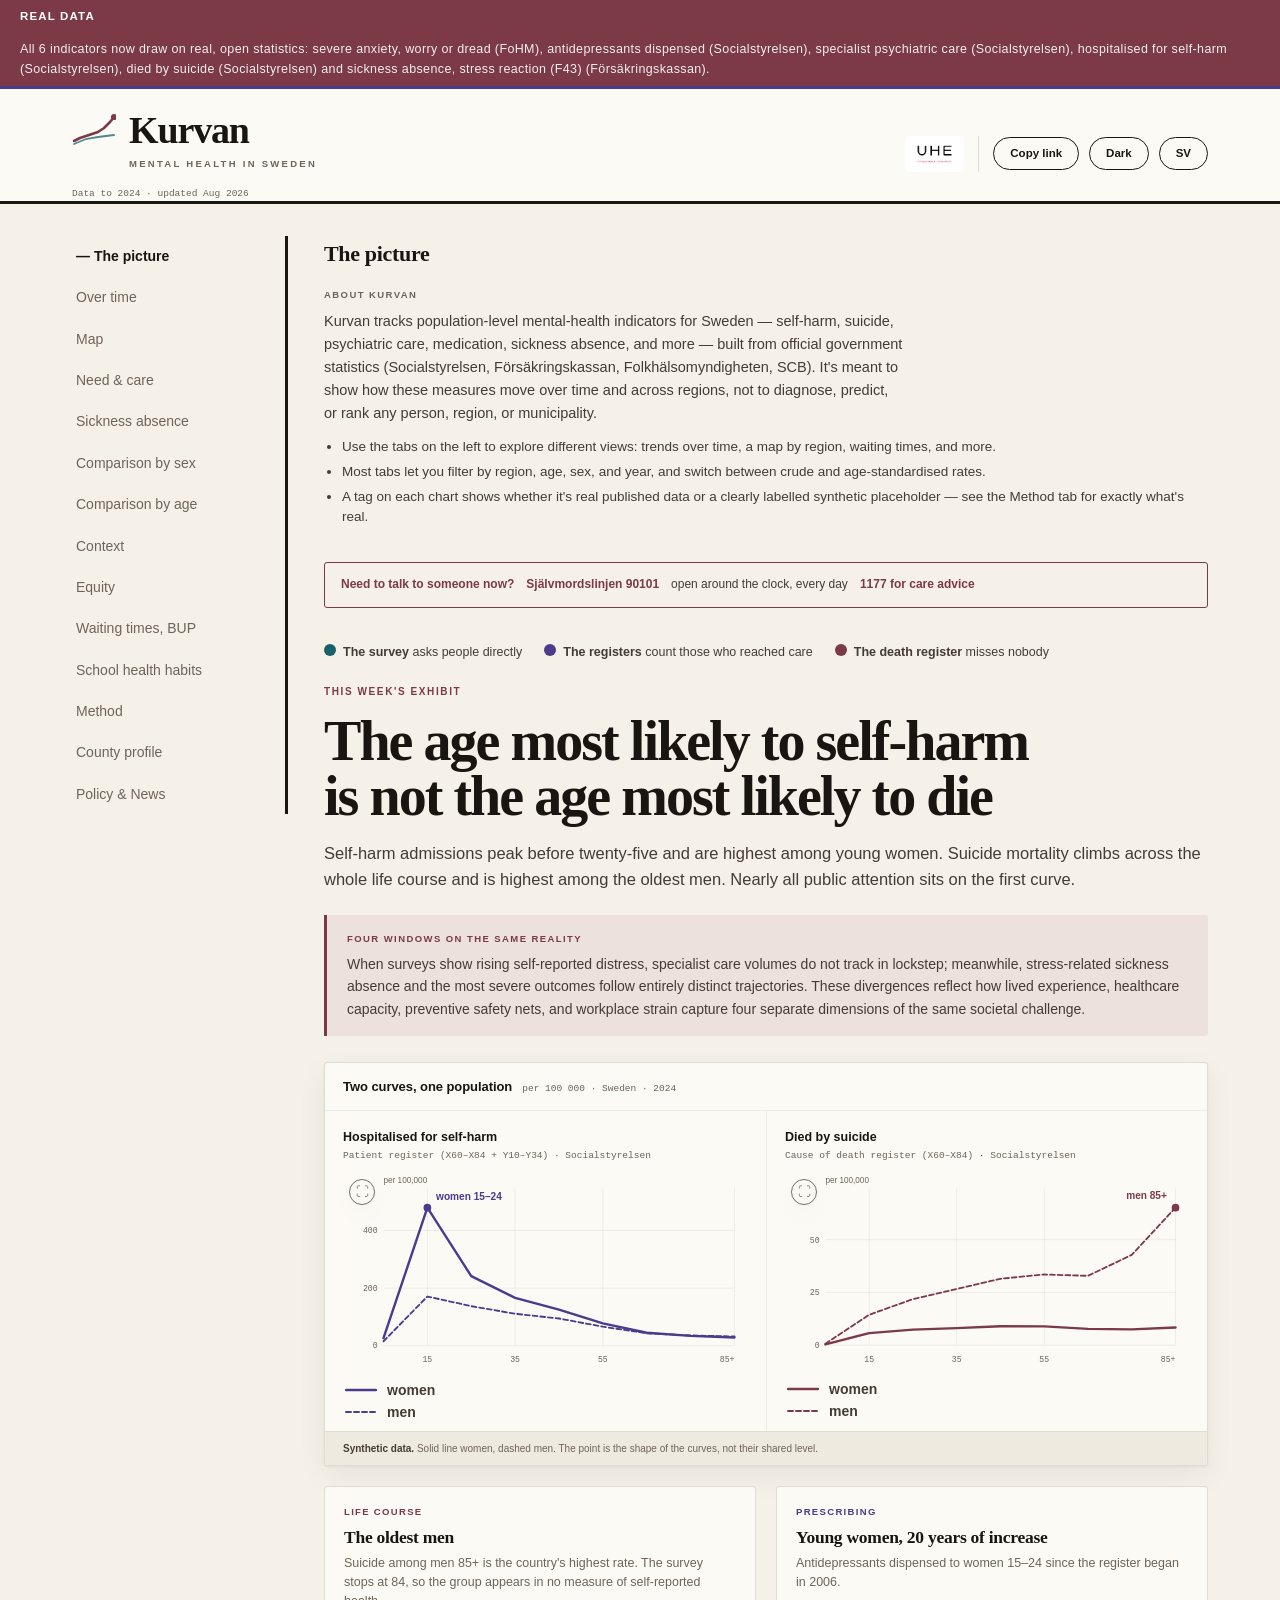
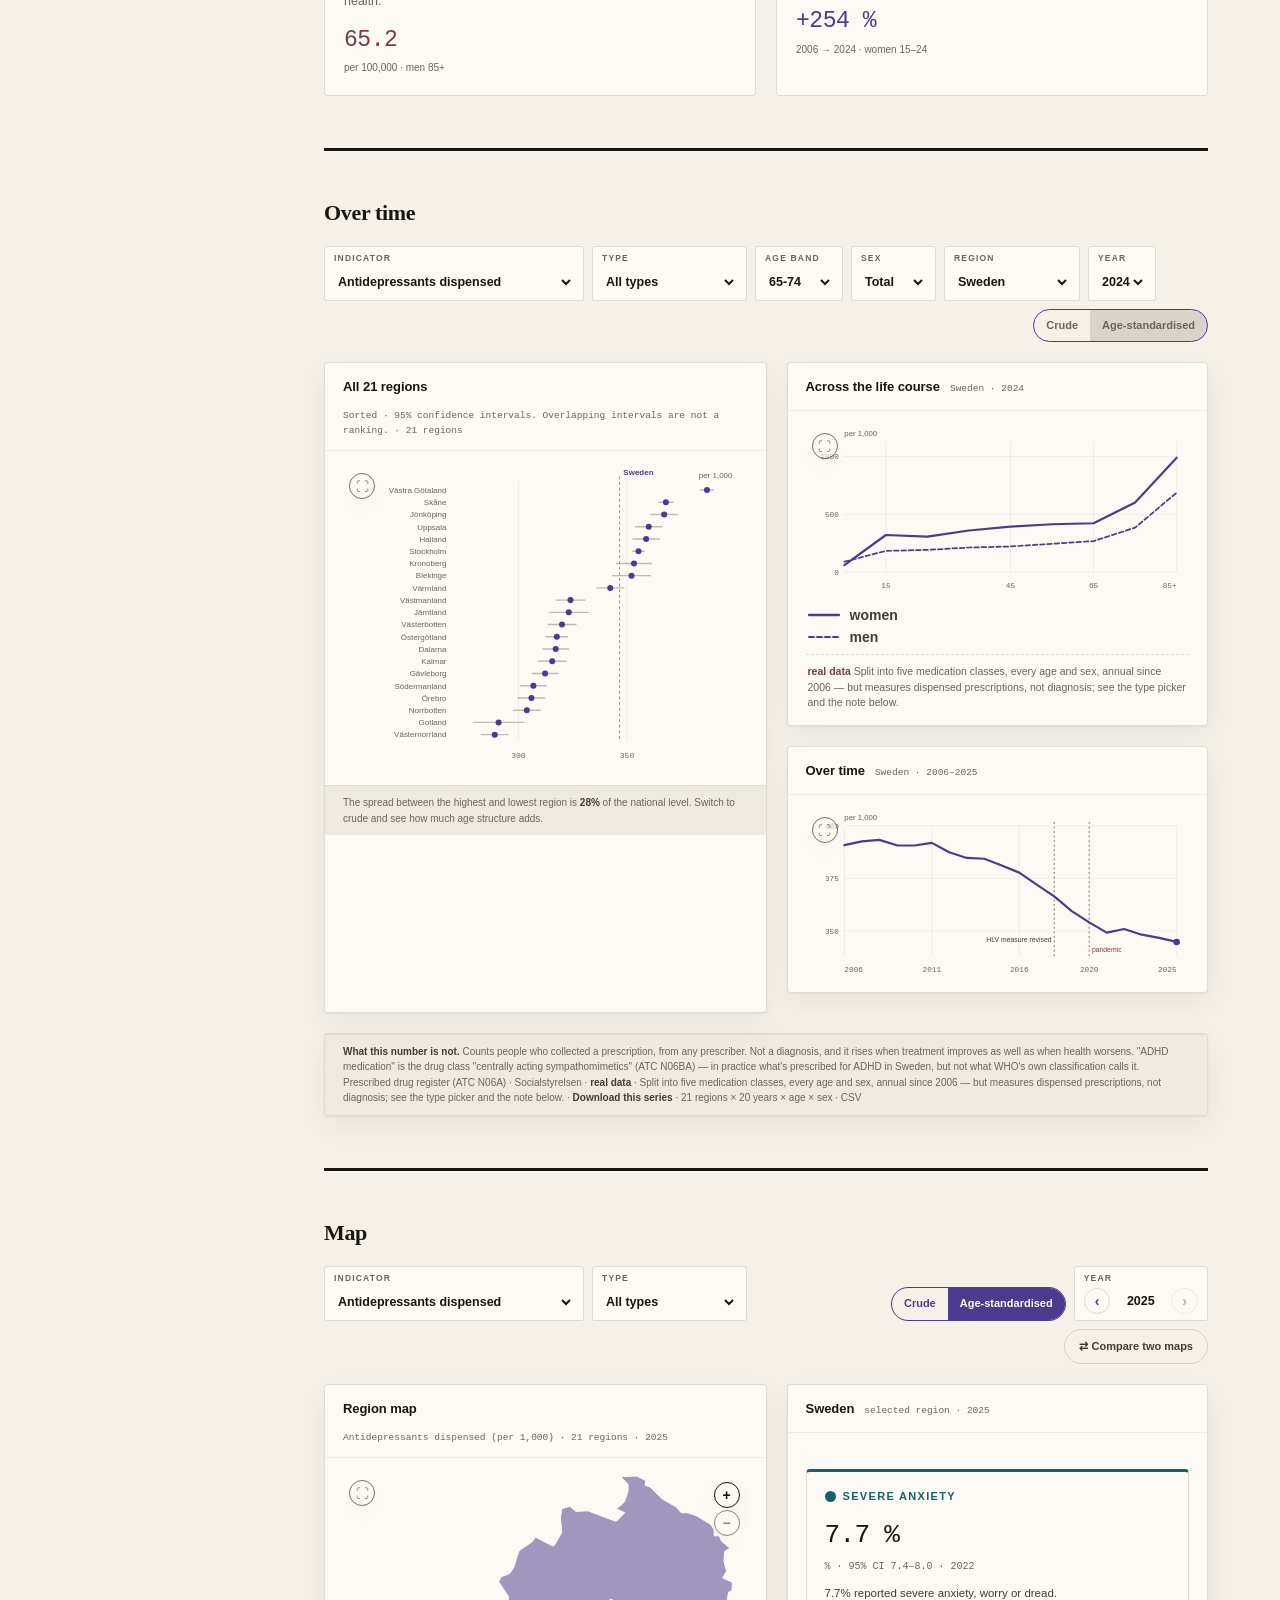
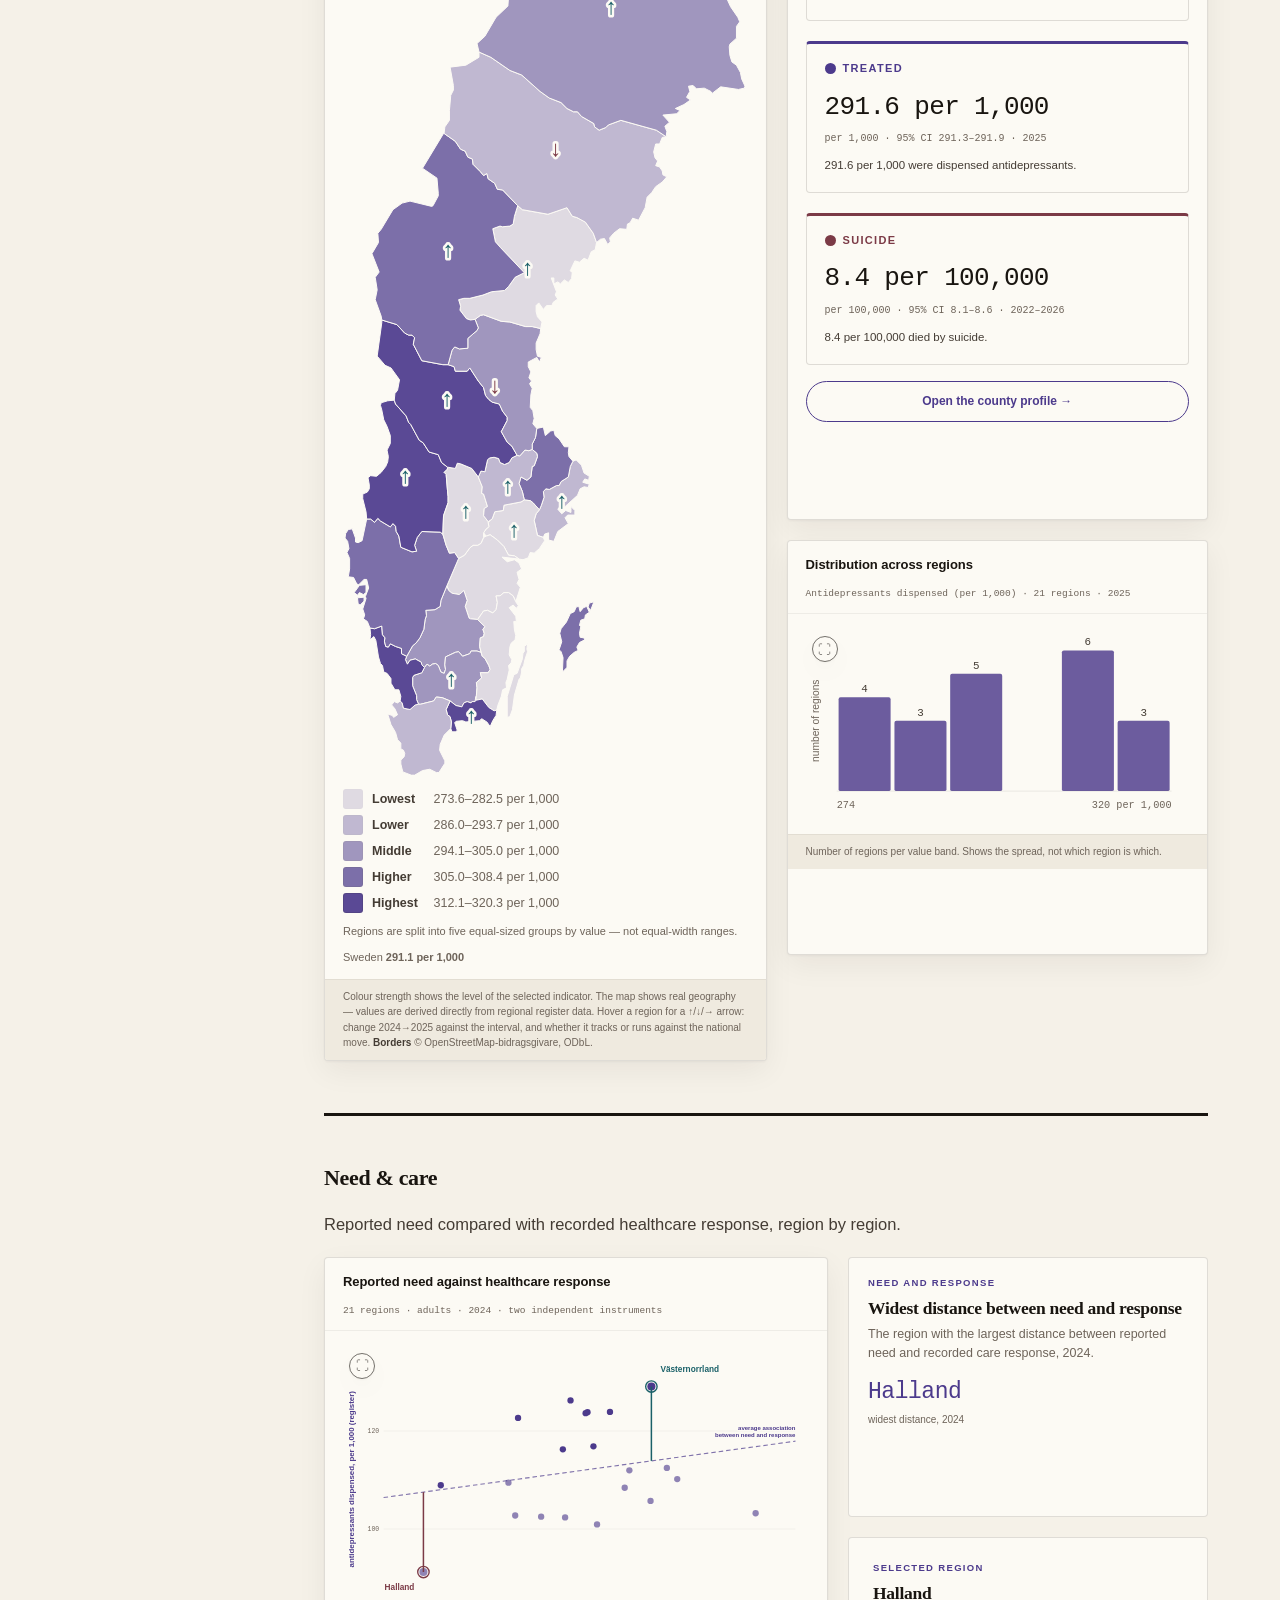
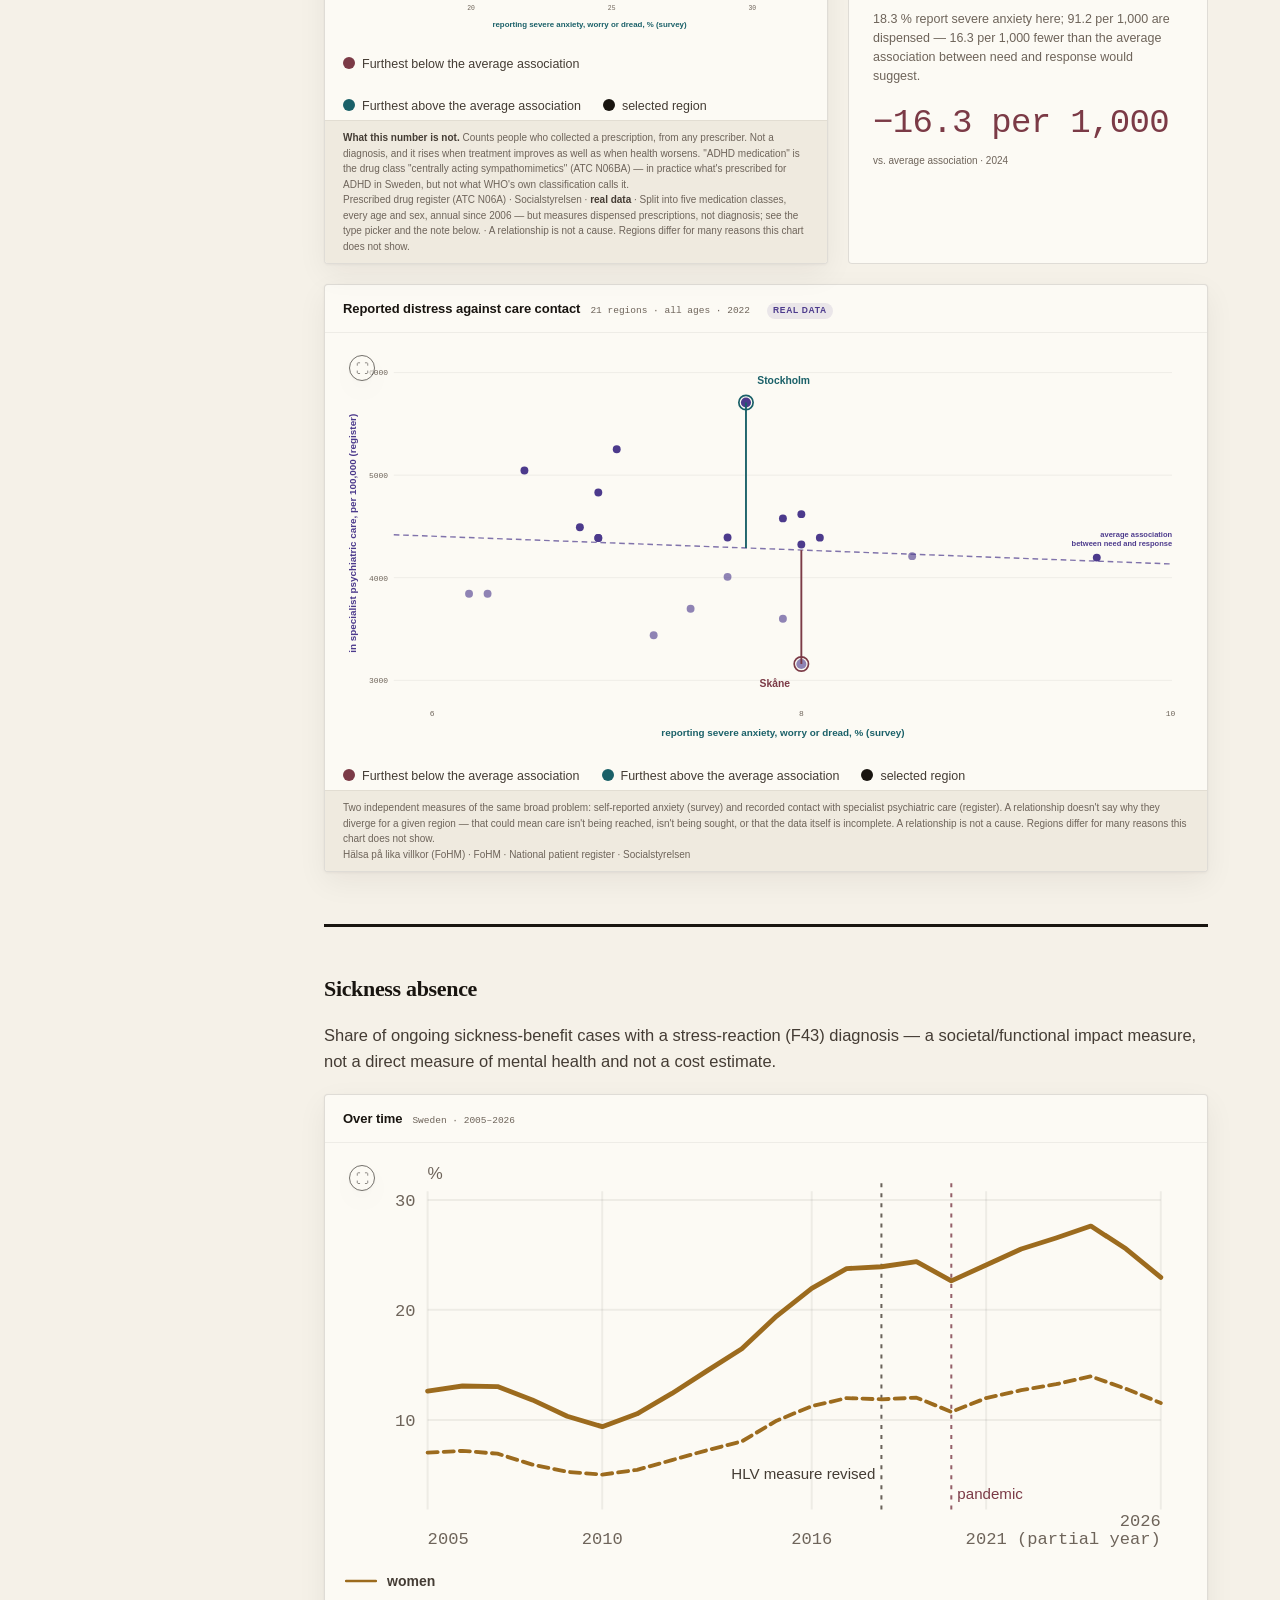
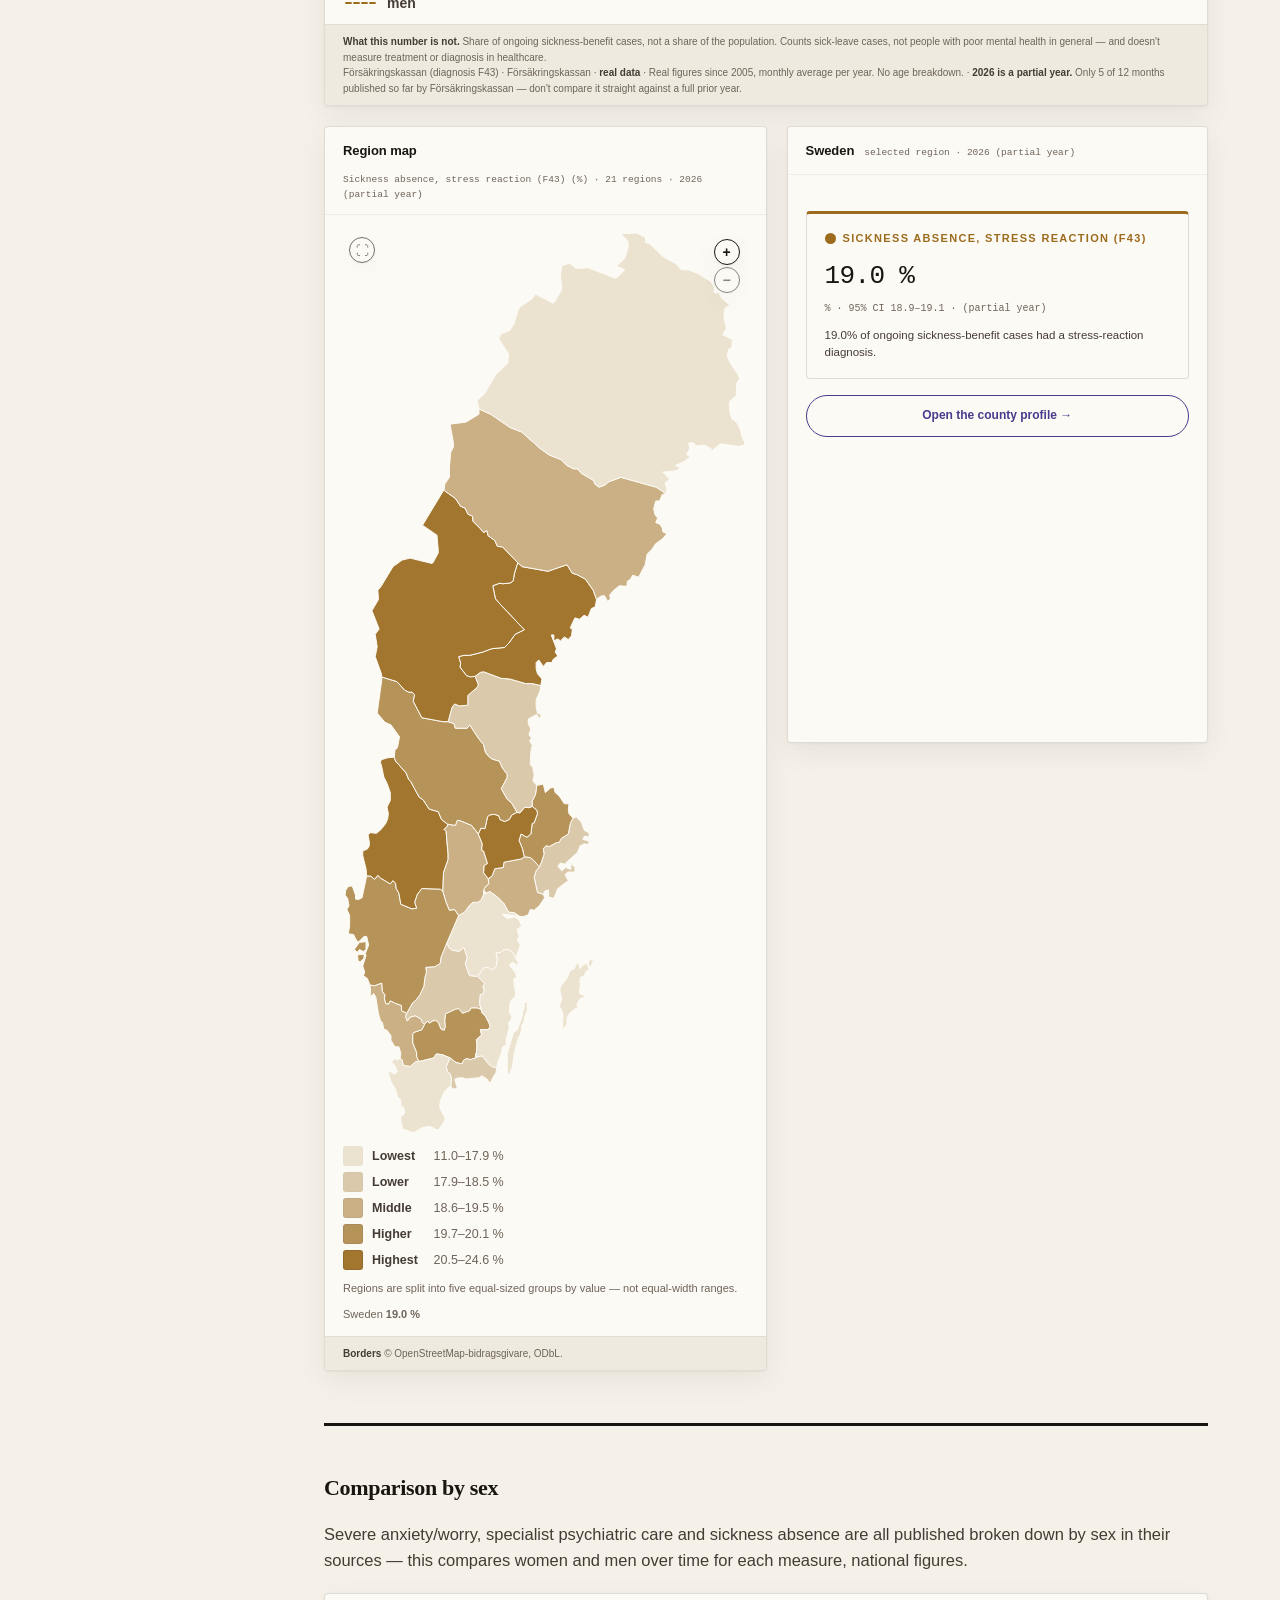
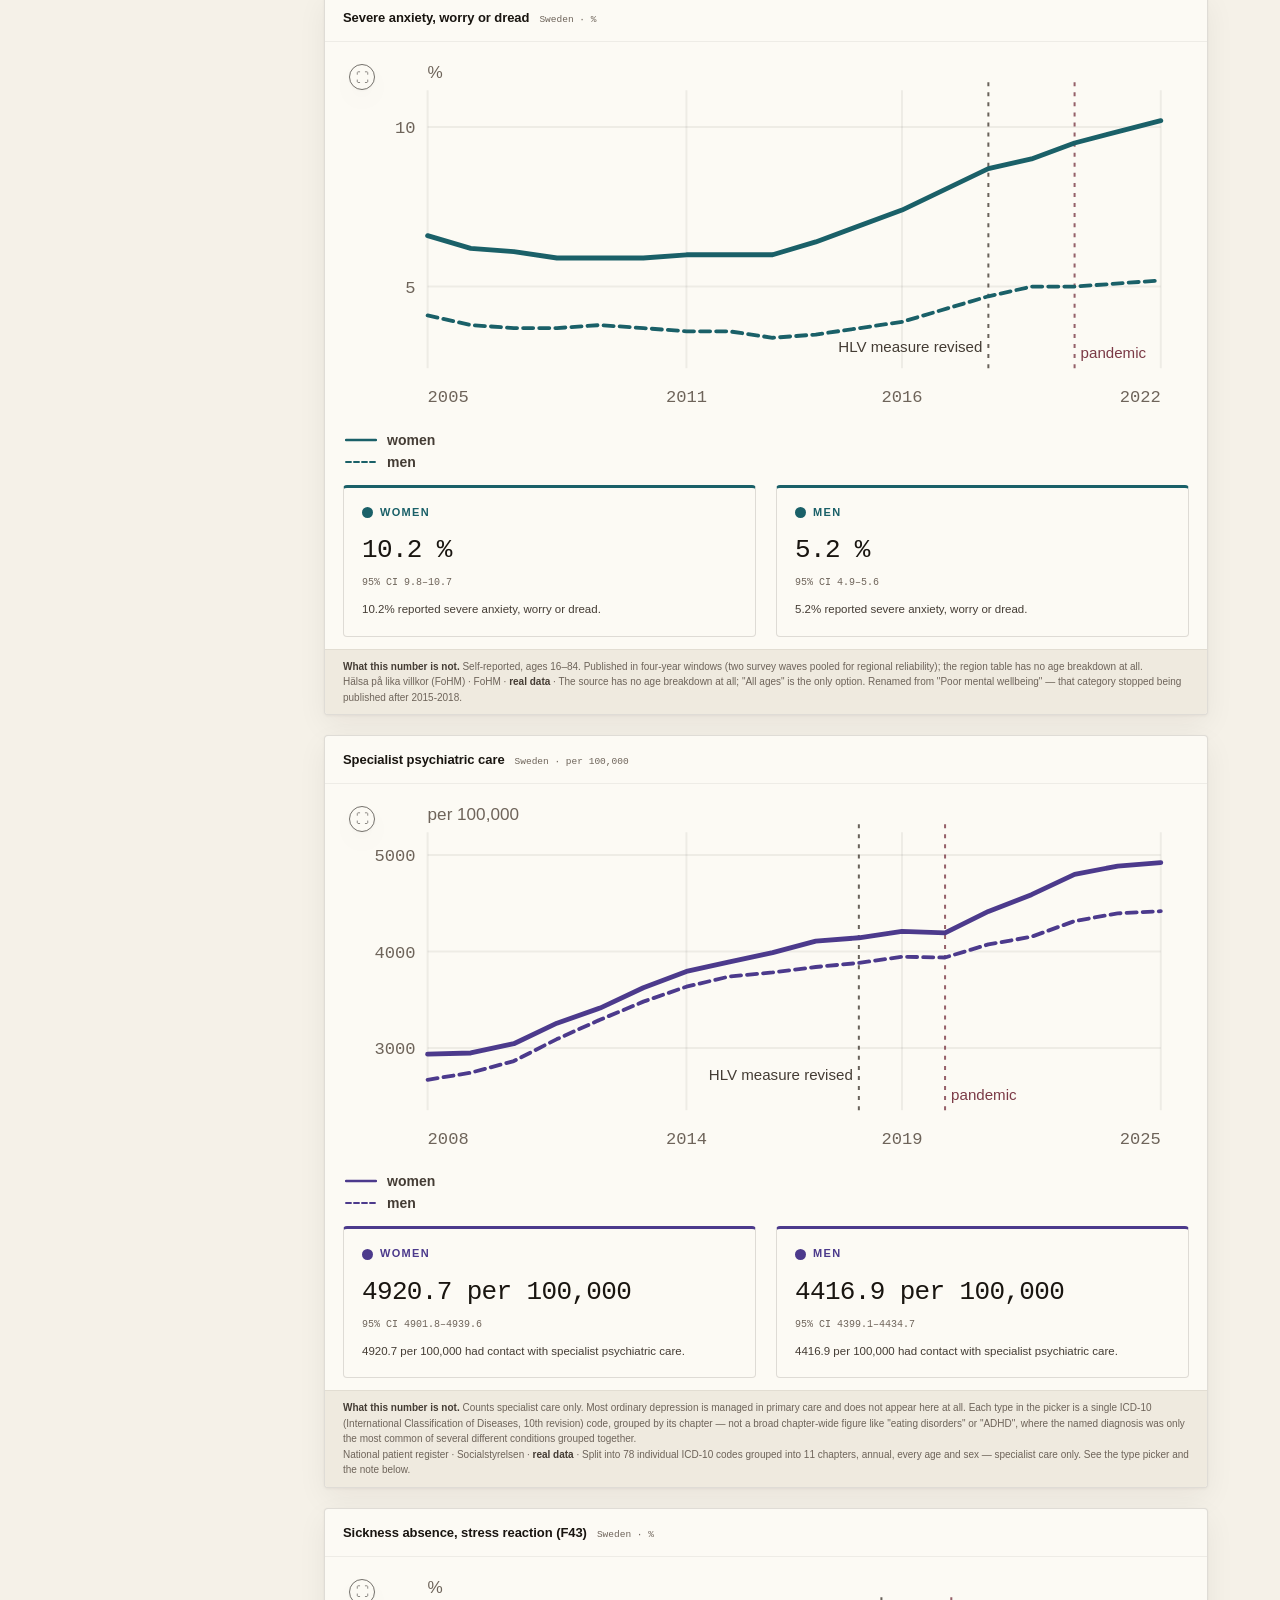
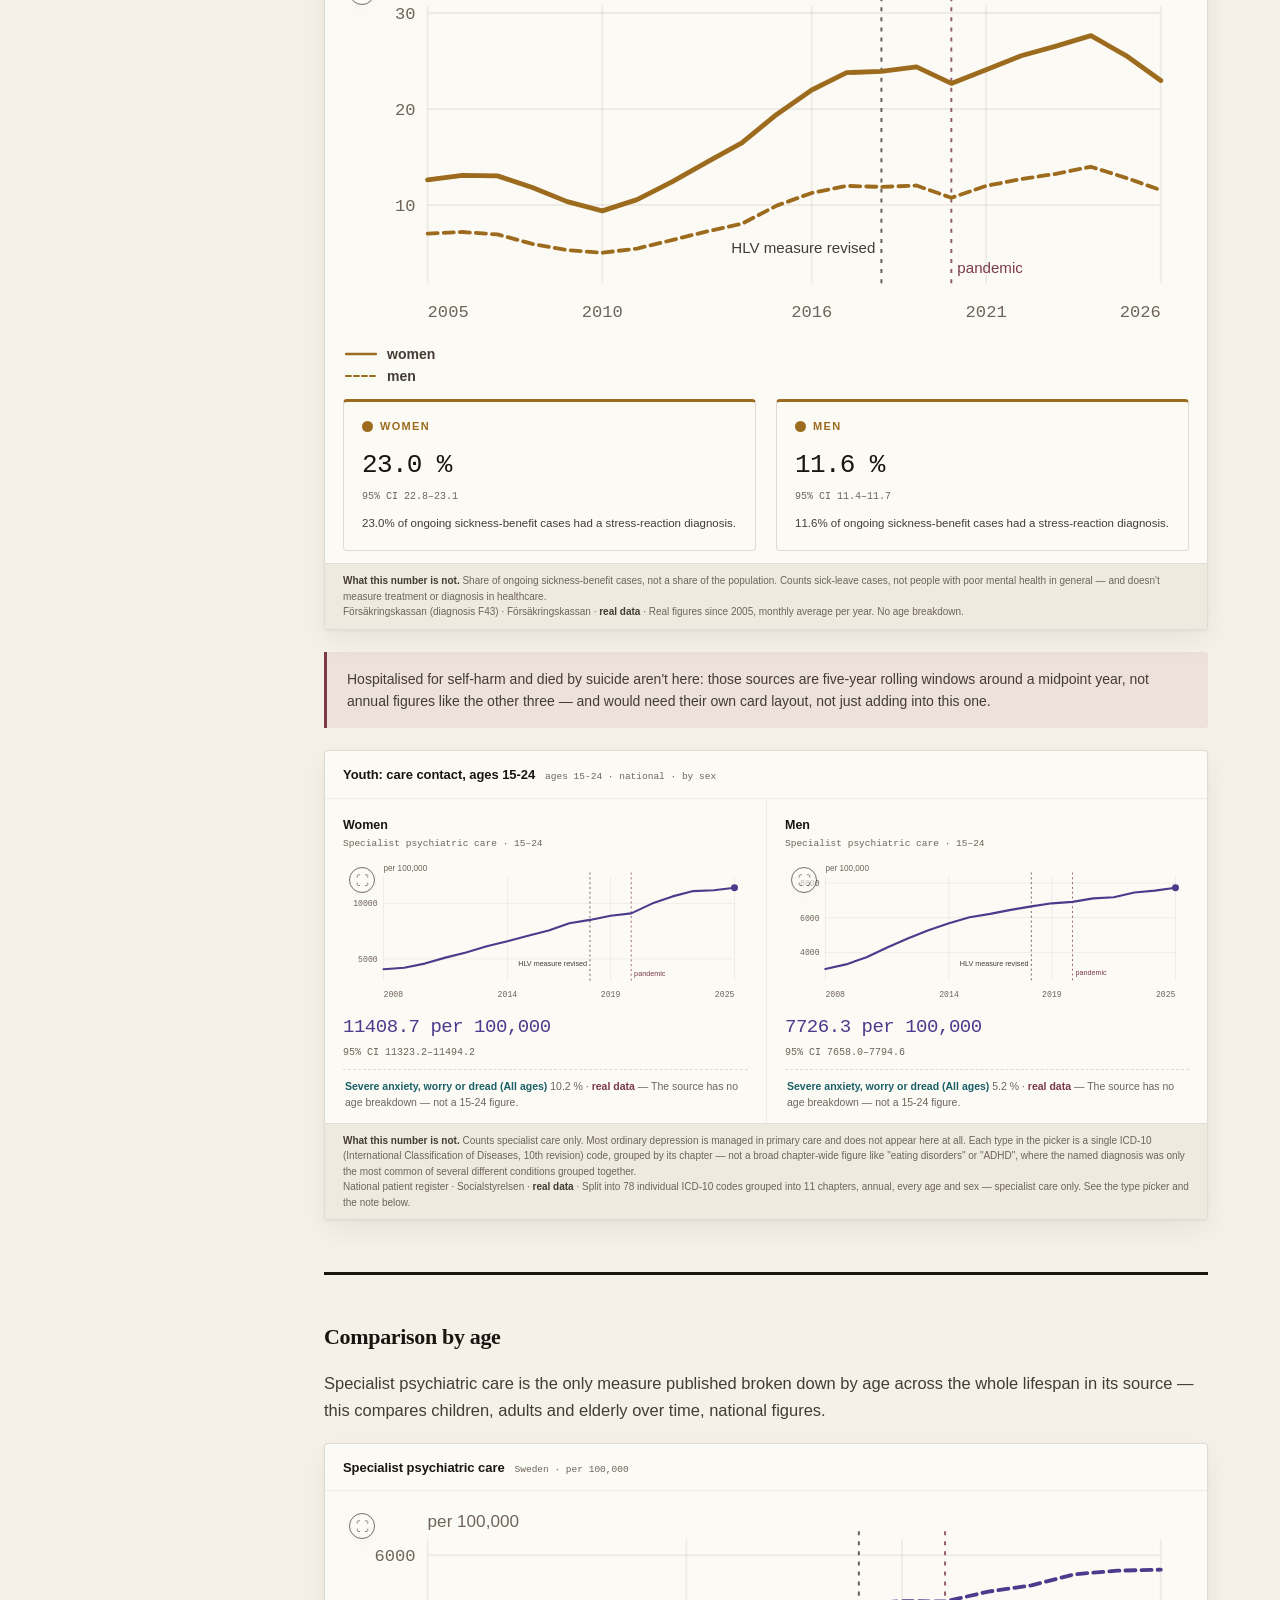
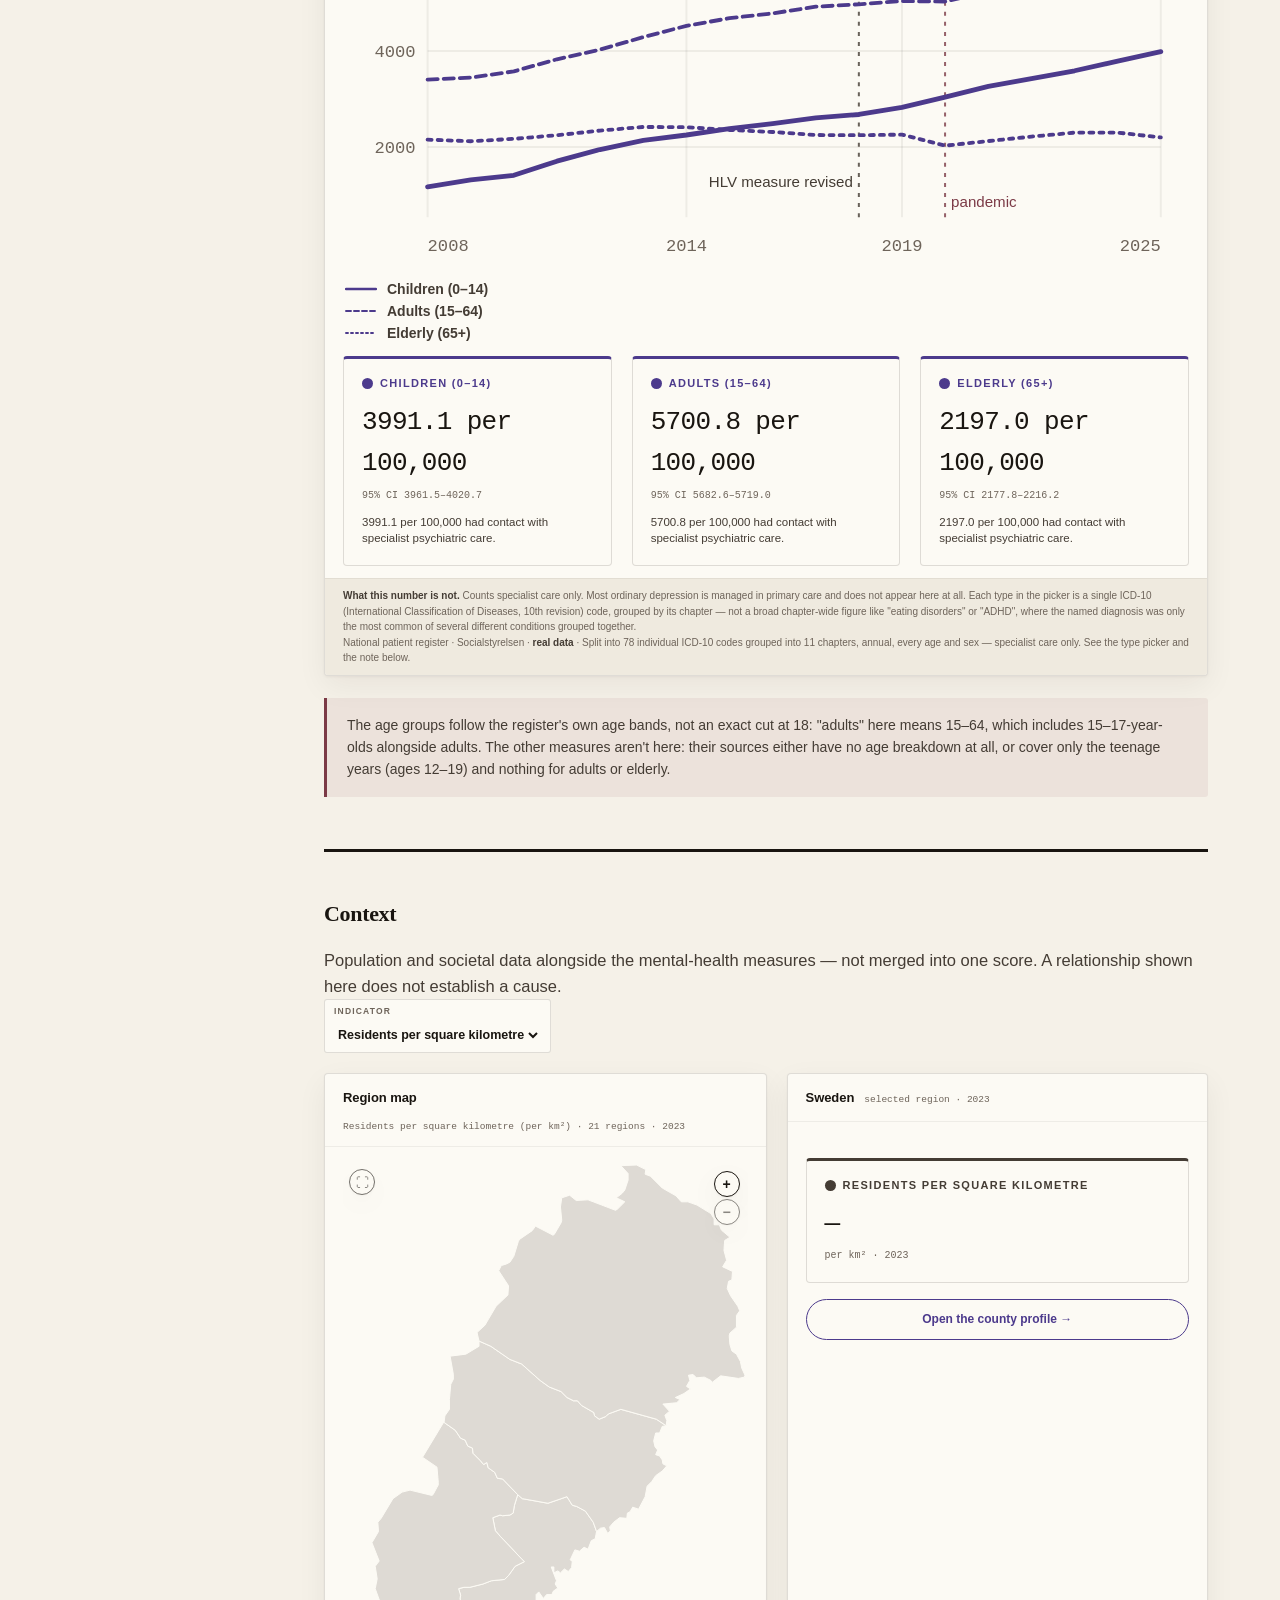
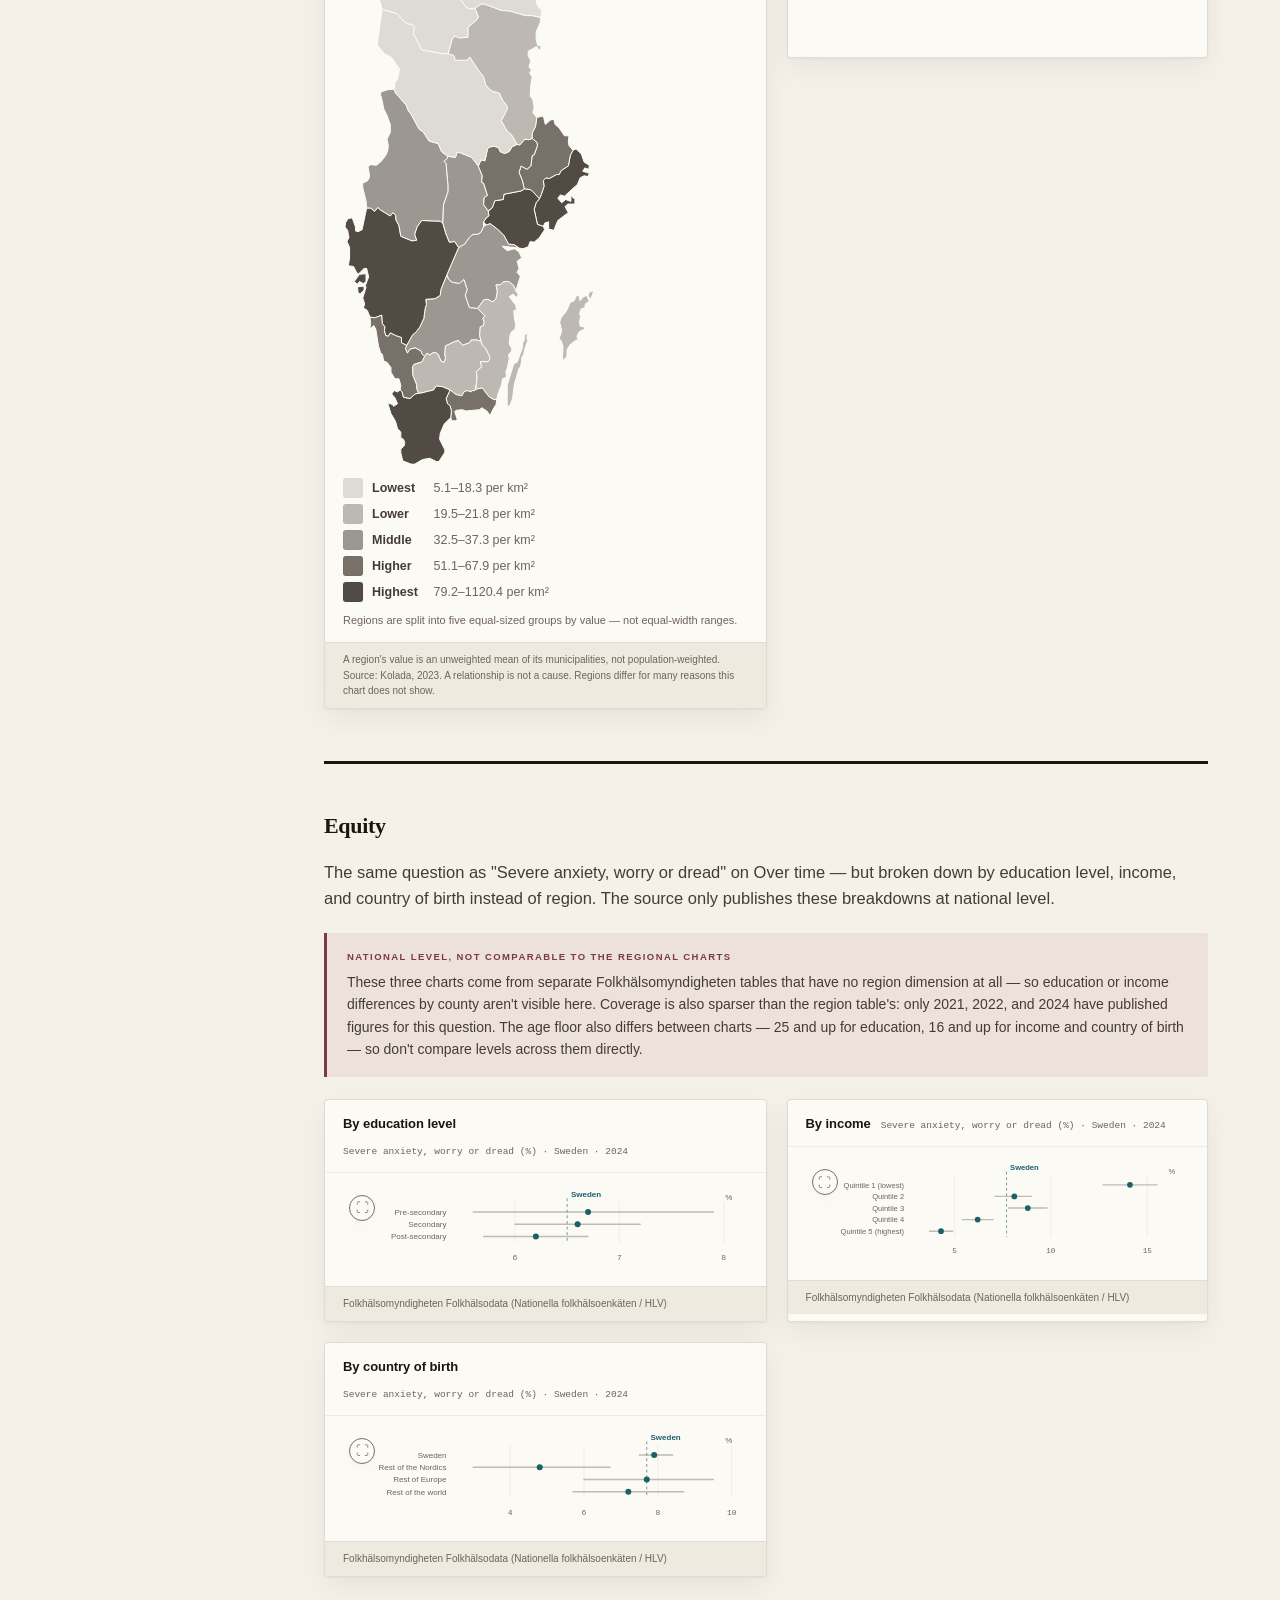
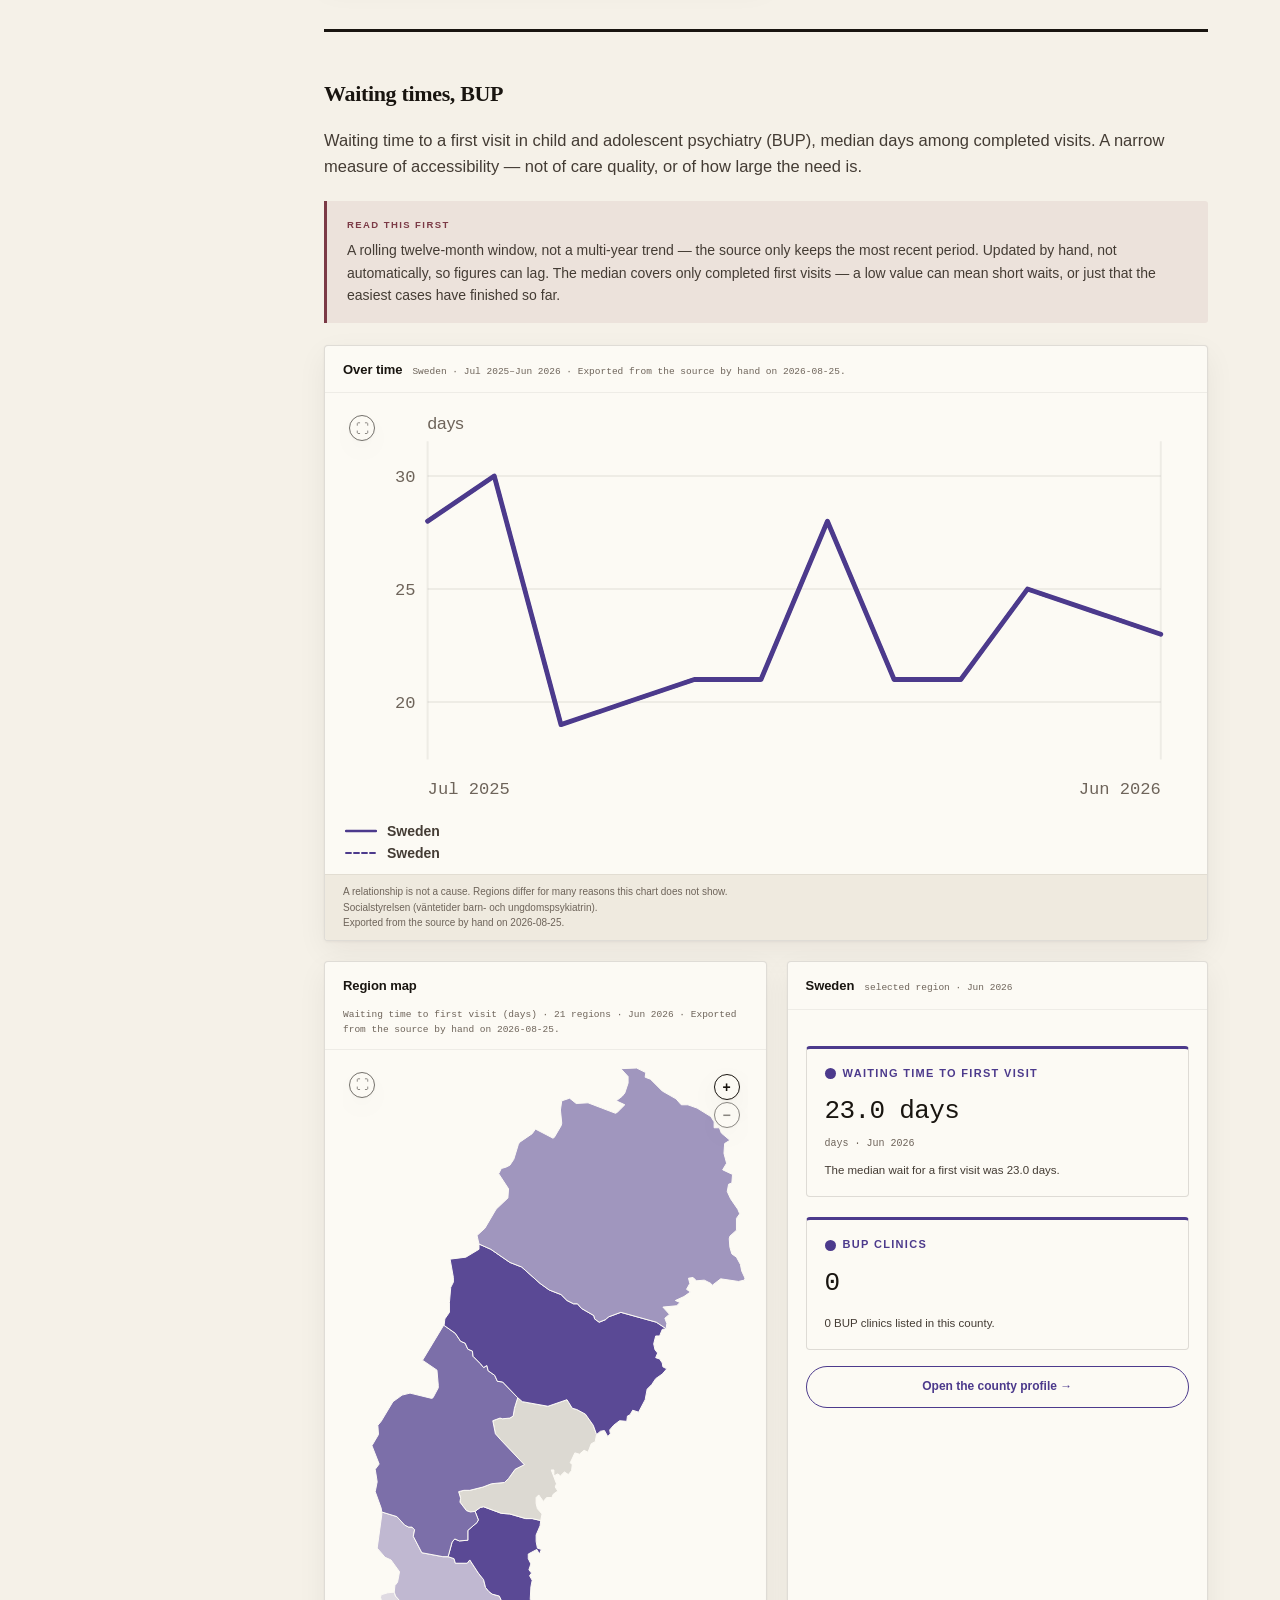
<file: index.html>
<!DOCTYPE html>
<html lang="sv">
<head>
<meta charset="utf-8">
<meta name="viewport" content="width=device-width, initial-scale=1">
<title>Kurvan</title>
<!-- GitHub Pages serves index.html at the repo's Pages root; the actual
     app lives at kurvan.html (see CLAUDE.md — no build step, kurvan.html
     is meant to be opened directly). This is a redirect stub, nothing
     more: the meta refresh below is a no-JS/no-JS-yet fallback that lands
     on kurvan.html with no query string; the script tag is the real path
     and preserves ?query/#hash so a shared/bookmarked link (Kurvan's own
     URL-state feature, js/shell.js's stateFromUrl()/syncUrlFromState())
     still restores the exact view it pointed at, not just the bare page. -->
<meta http-equiv="refresh" content="0; url=kurvan.html">
<script>location.replace("kurvan.html" + location.search + location.hash);</script>
</head>
<body>
<p>Kurvan har flyttat hit / Kurvan has moved here: <a href="kurvan.html">kurvan.html</a></p>
</body>
</html>
</file>
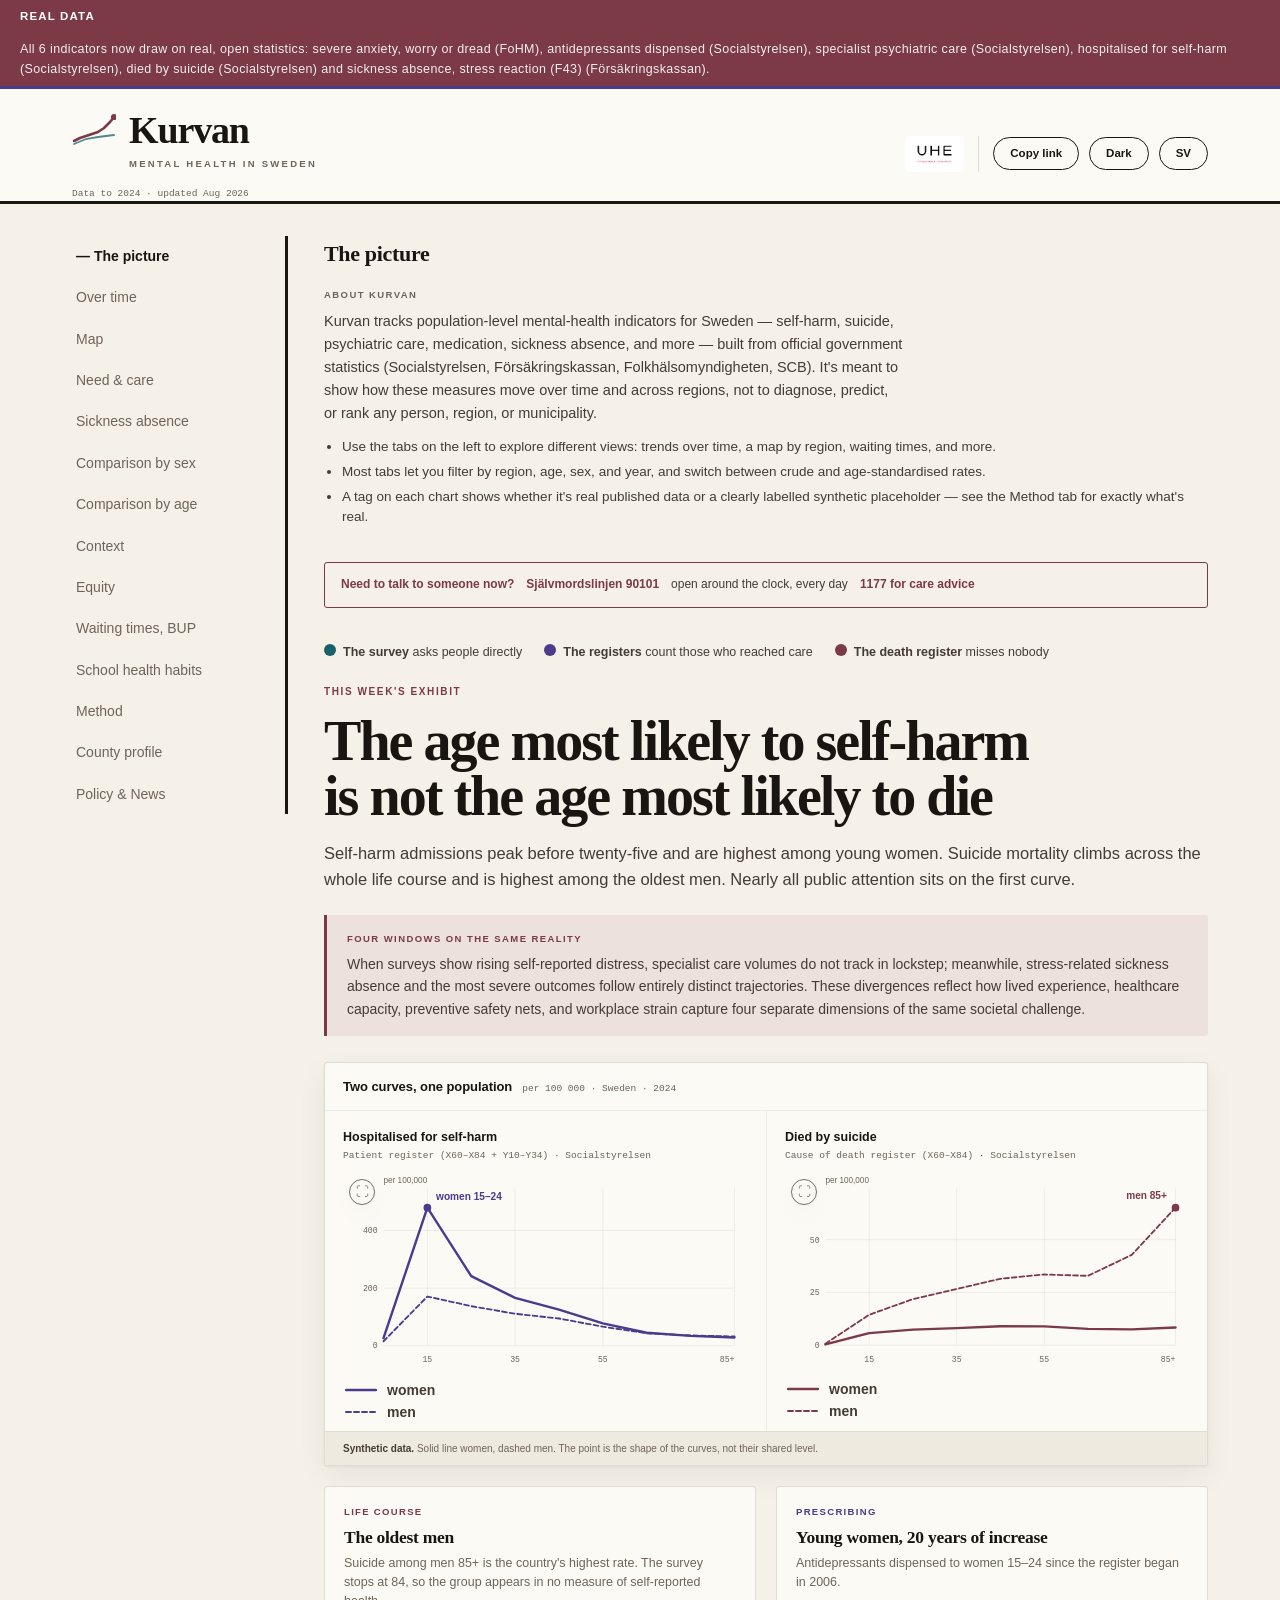
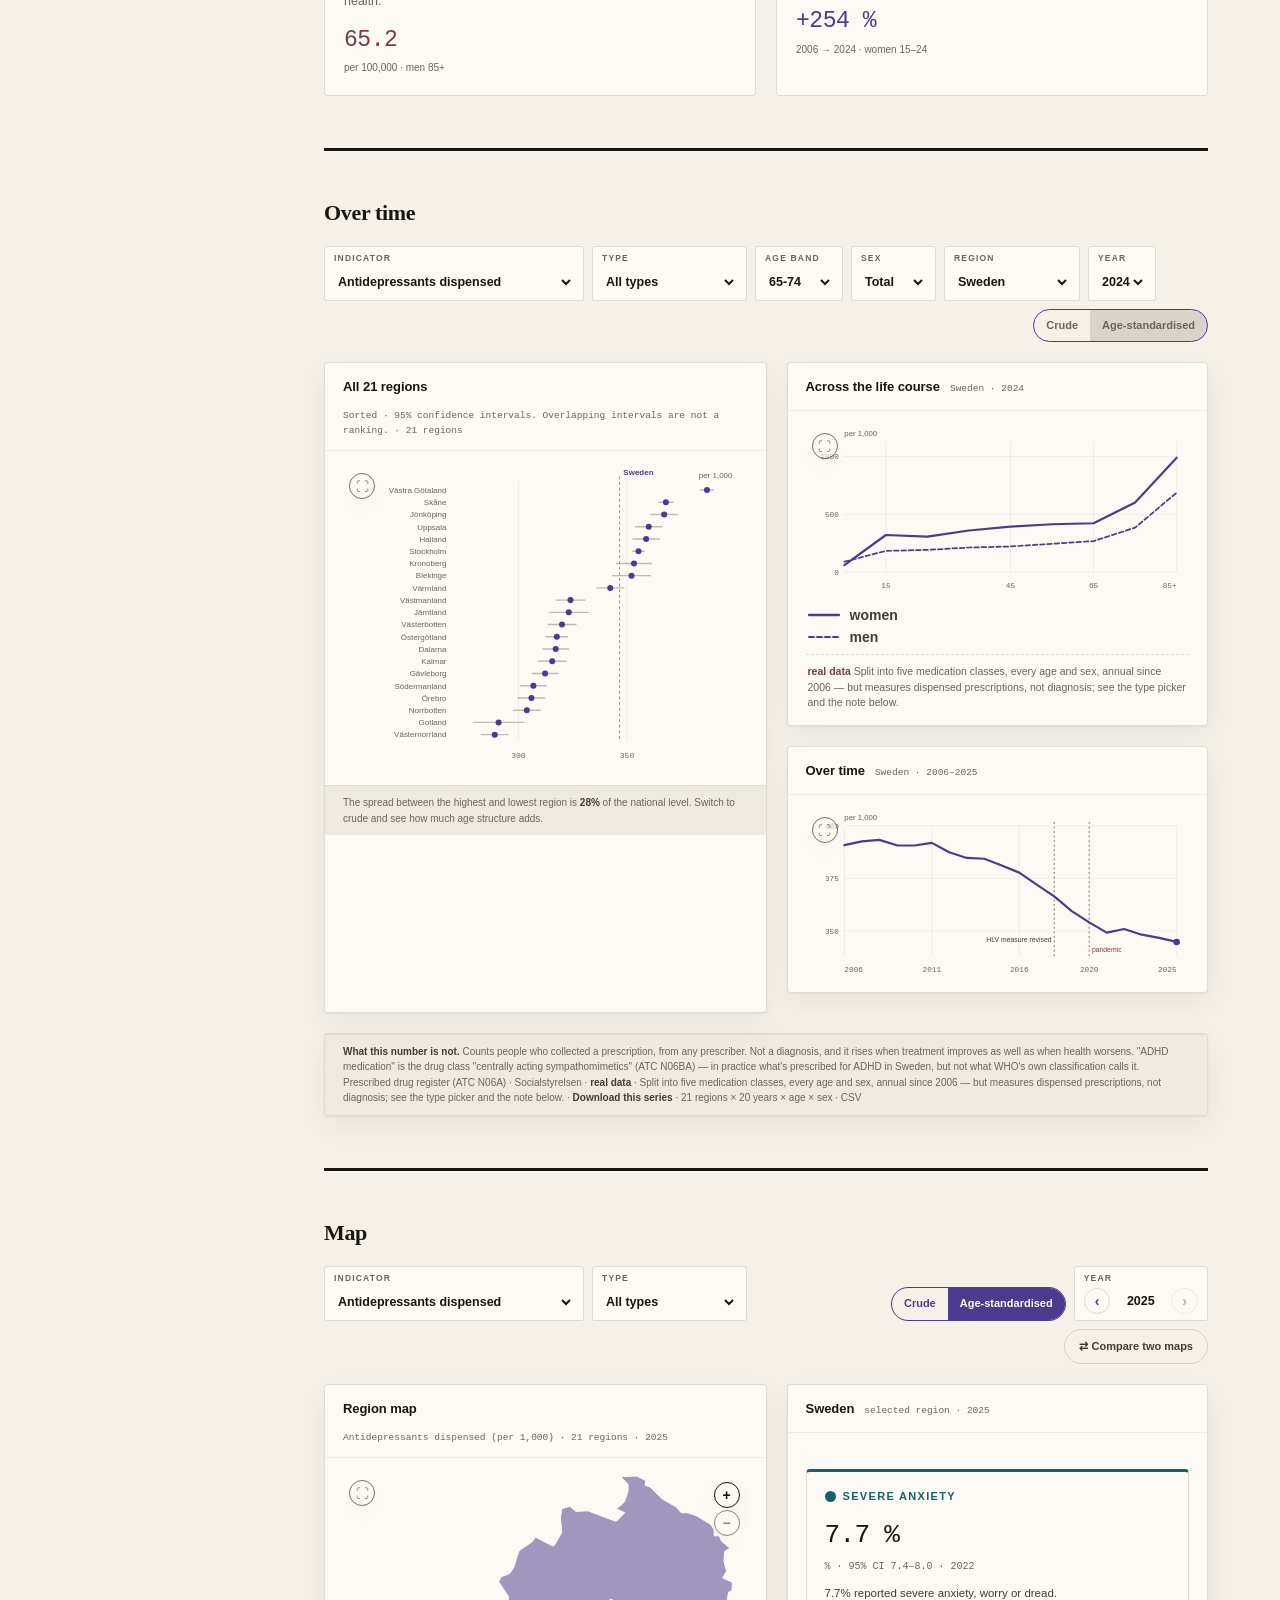
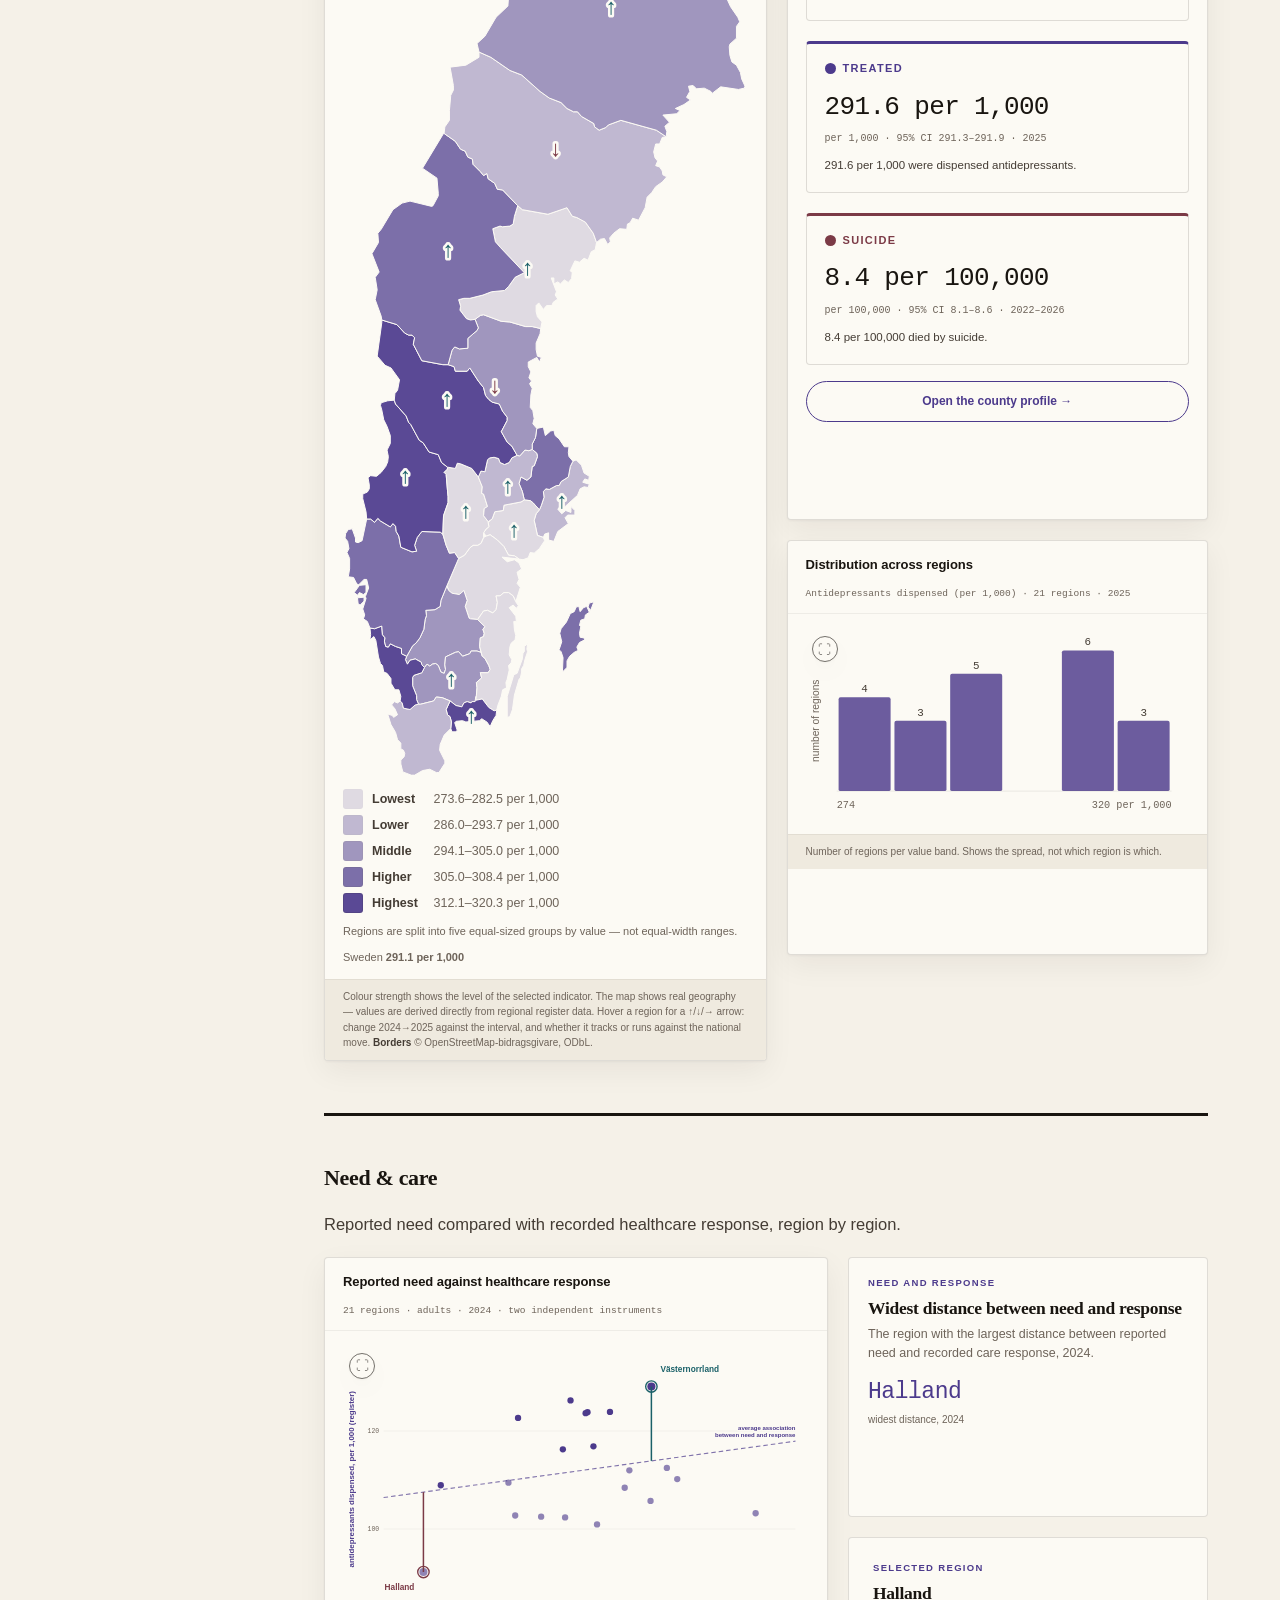
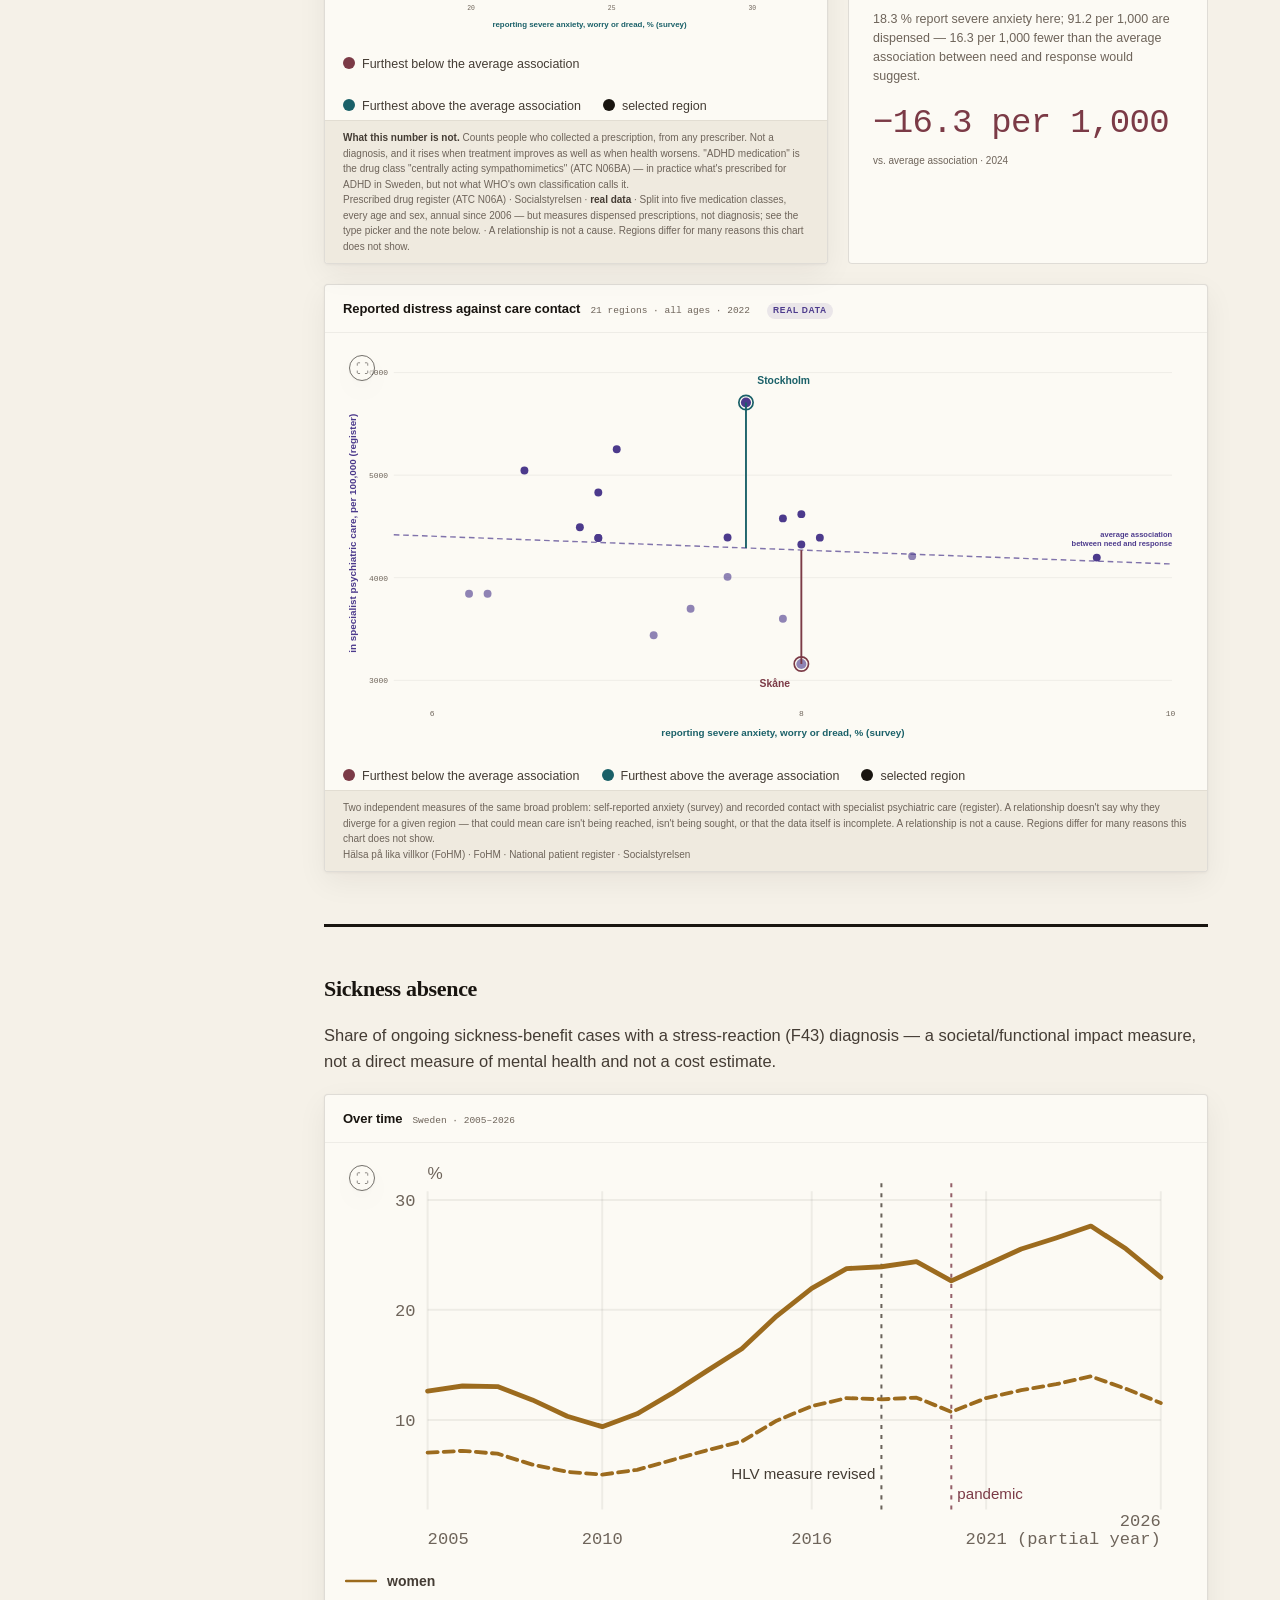
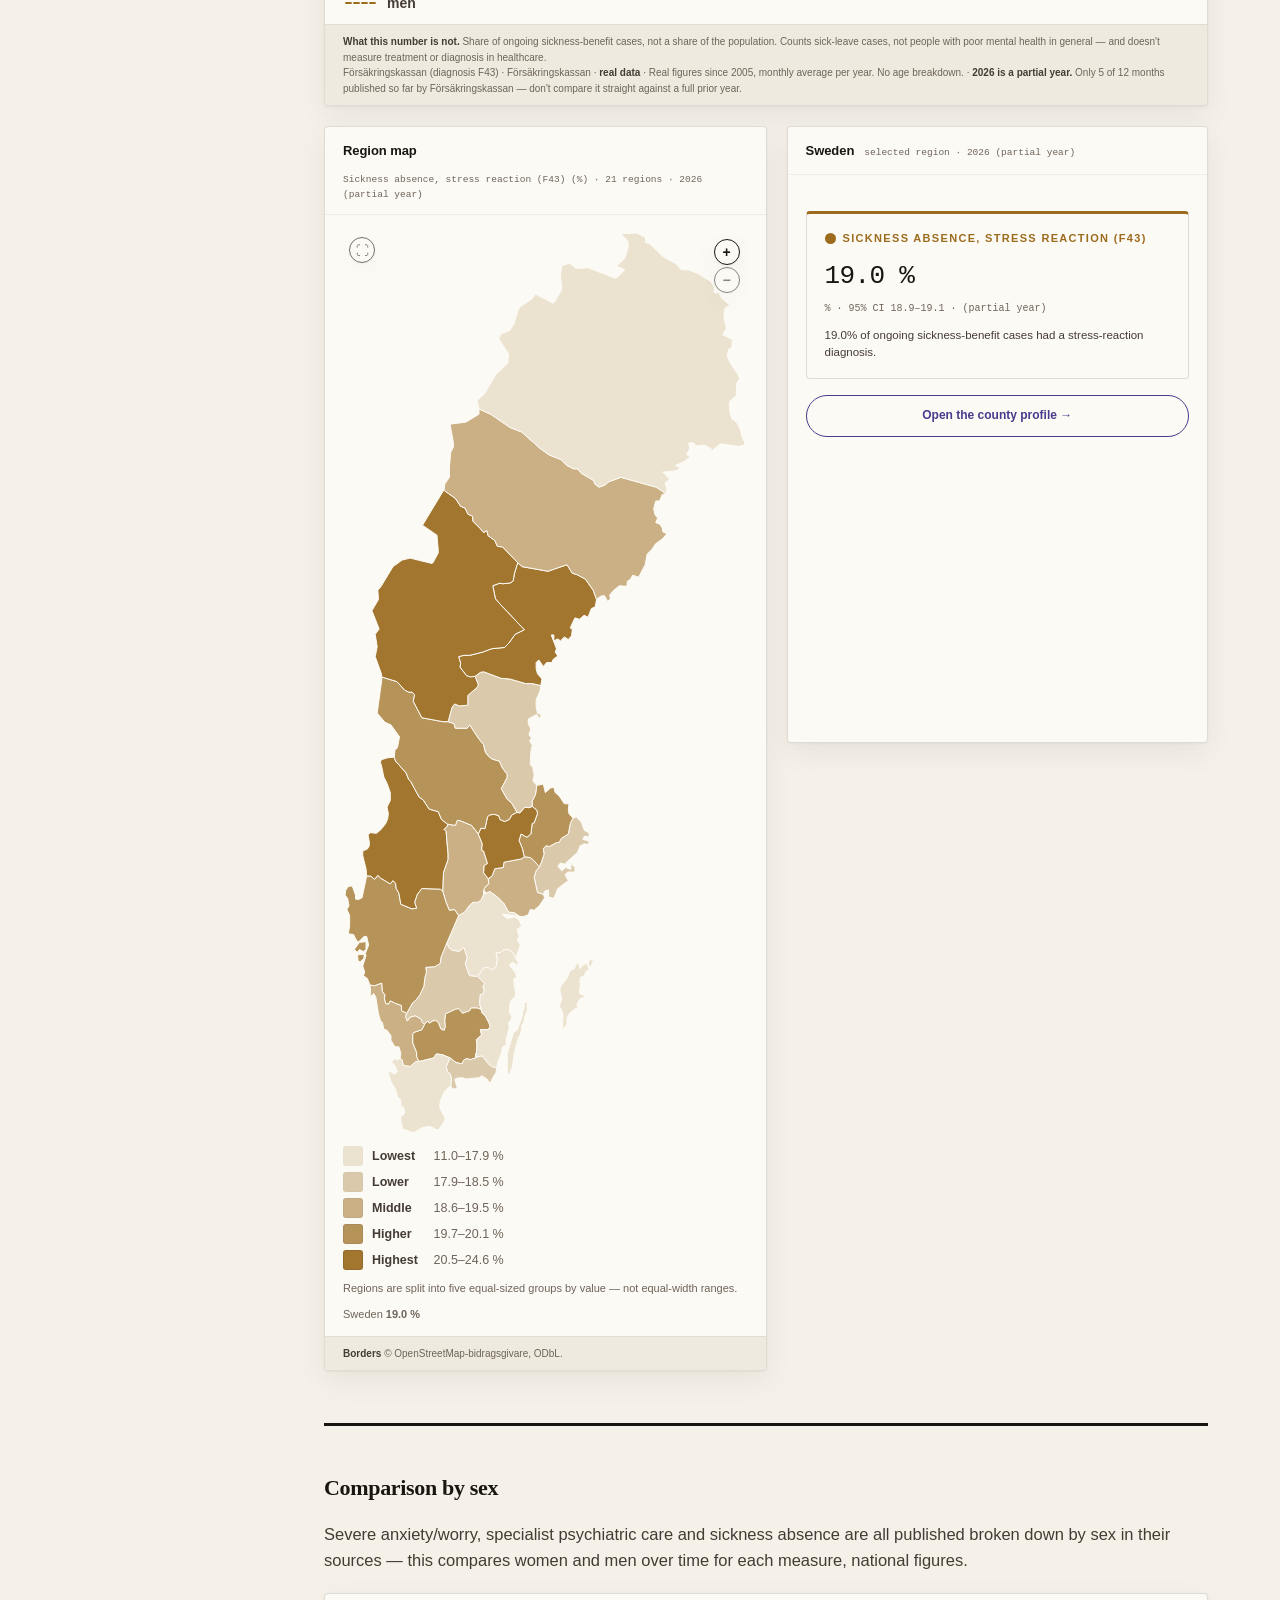
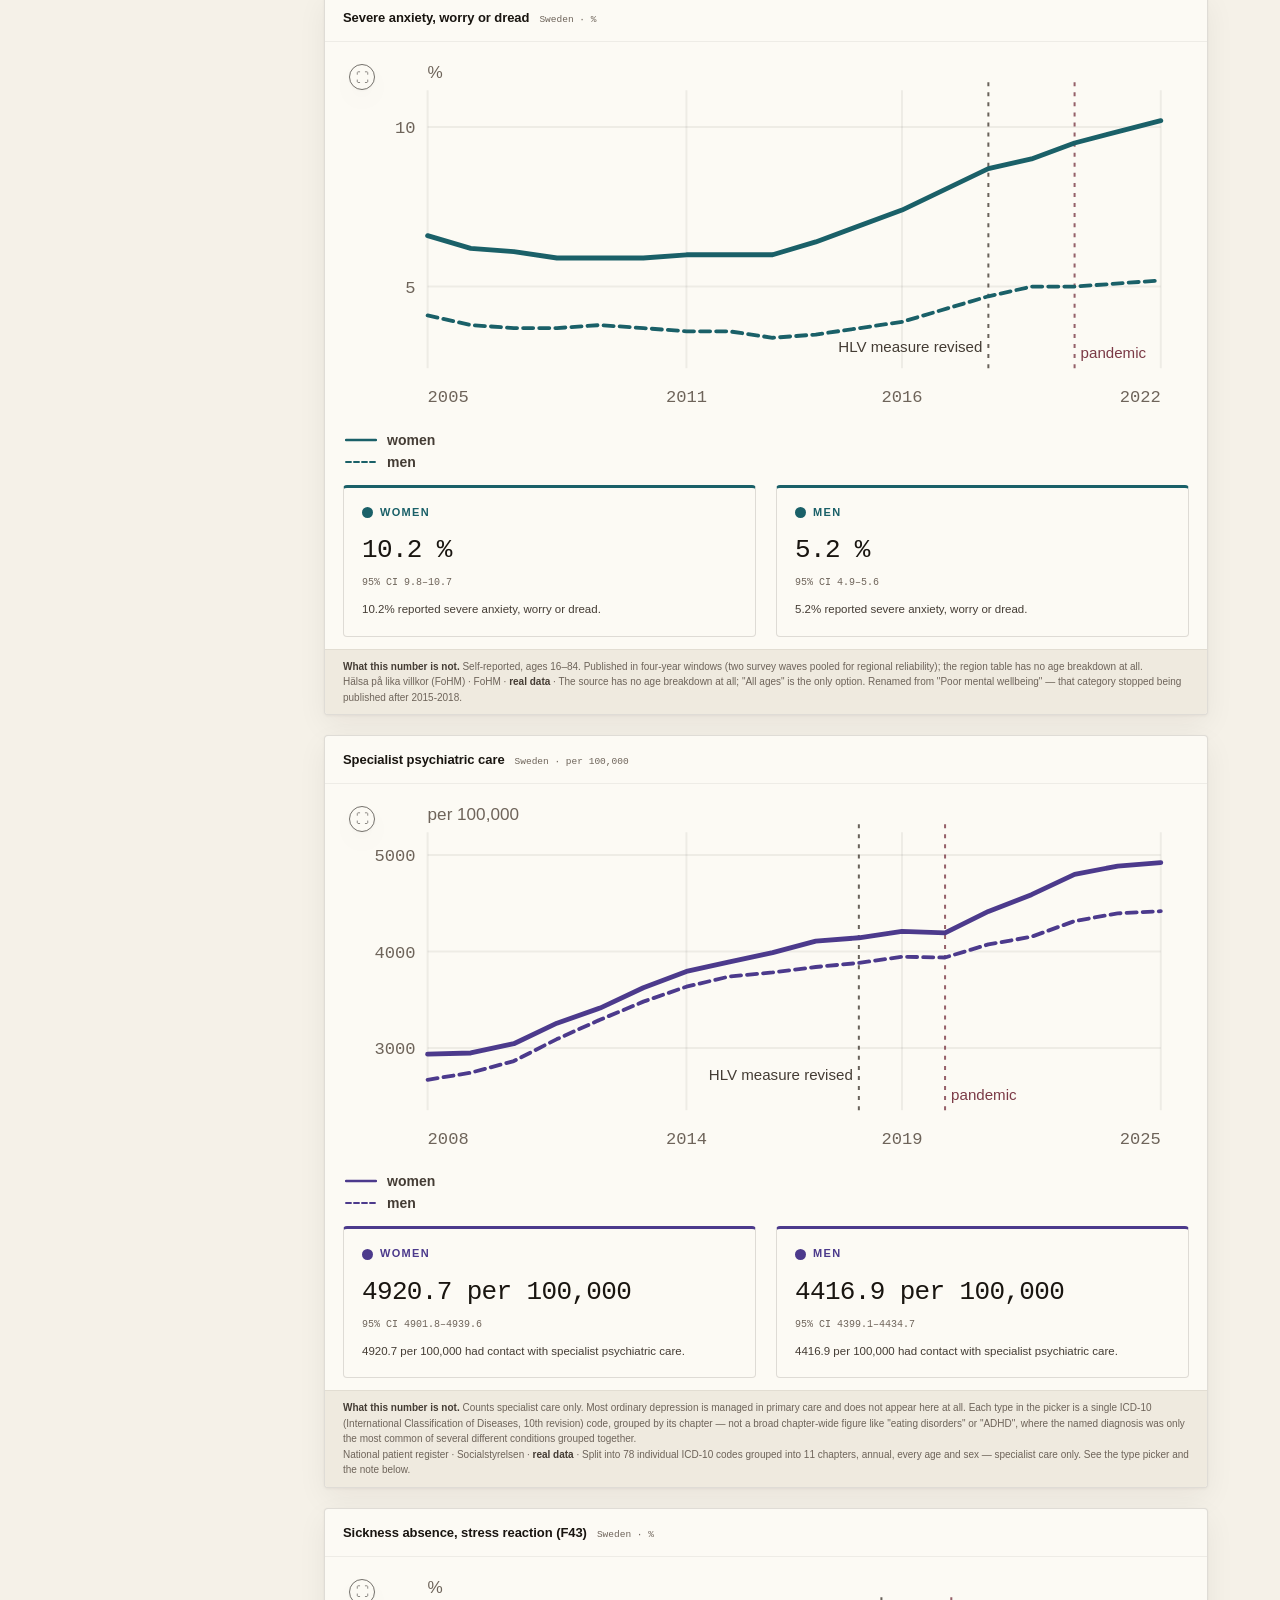
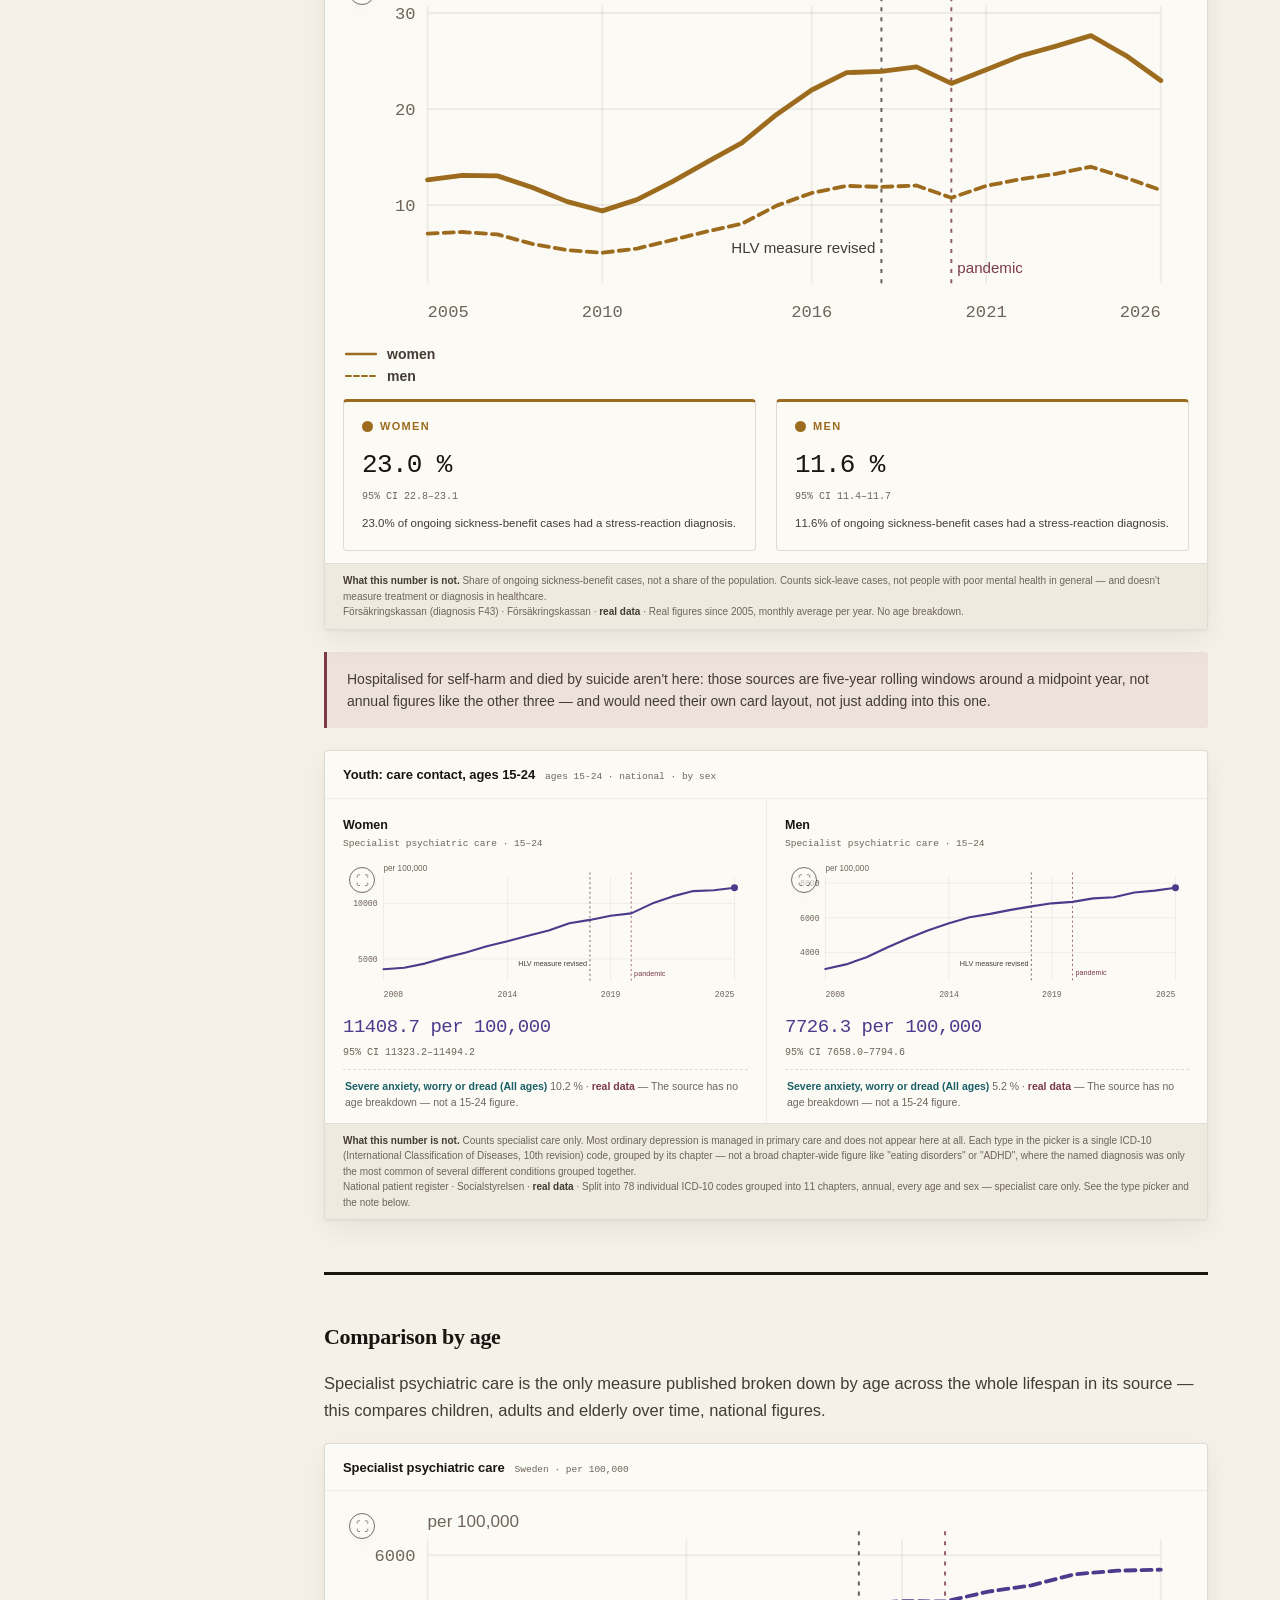
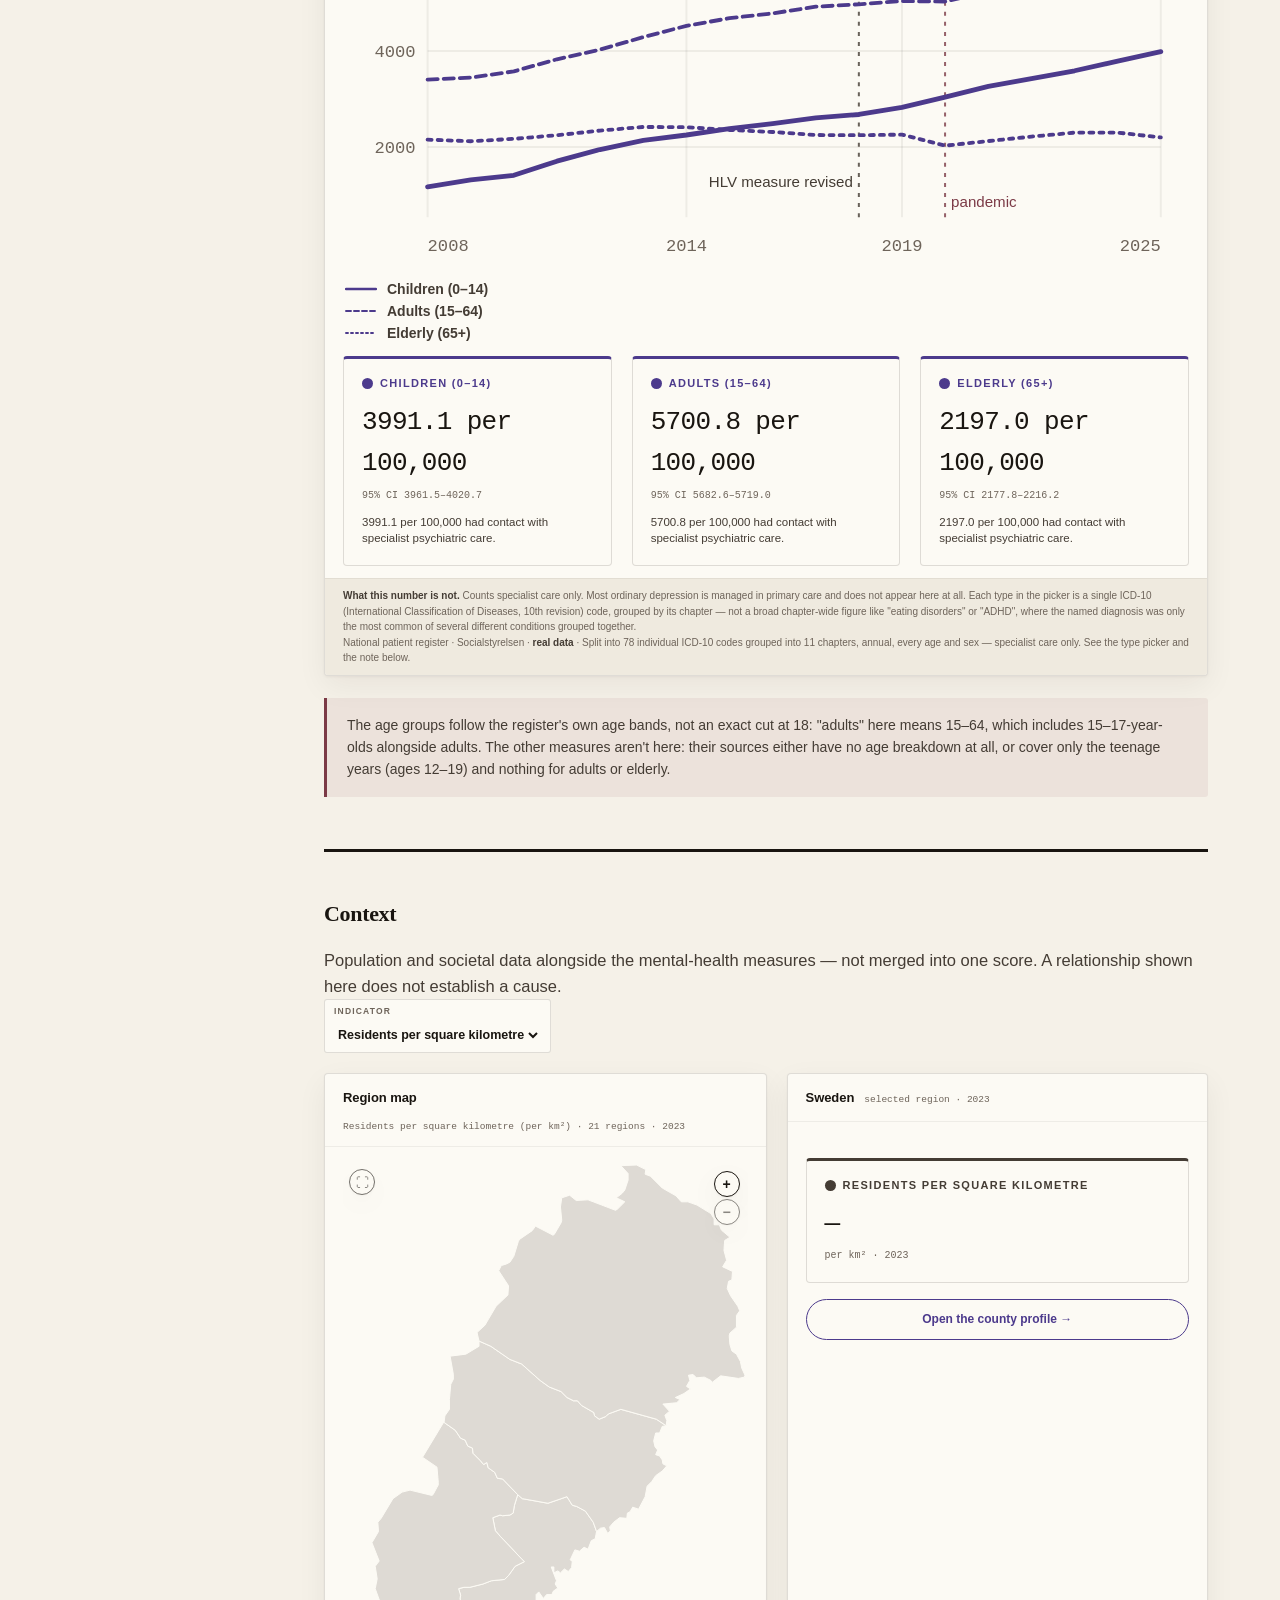
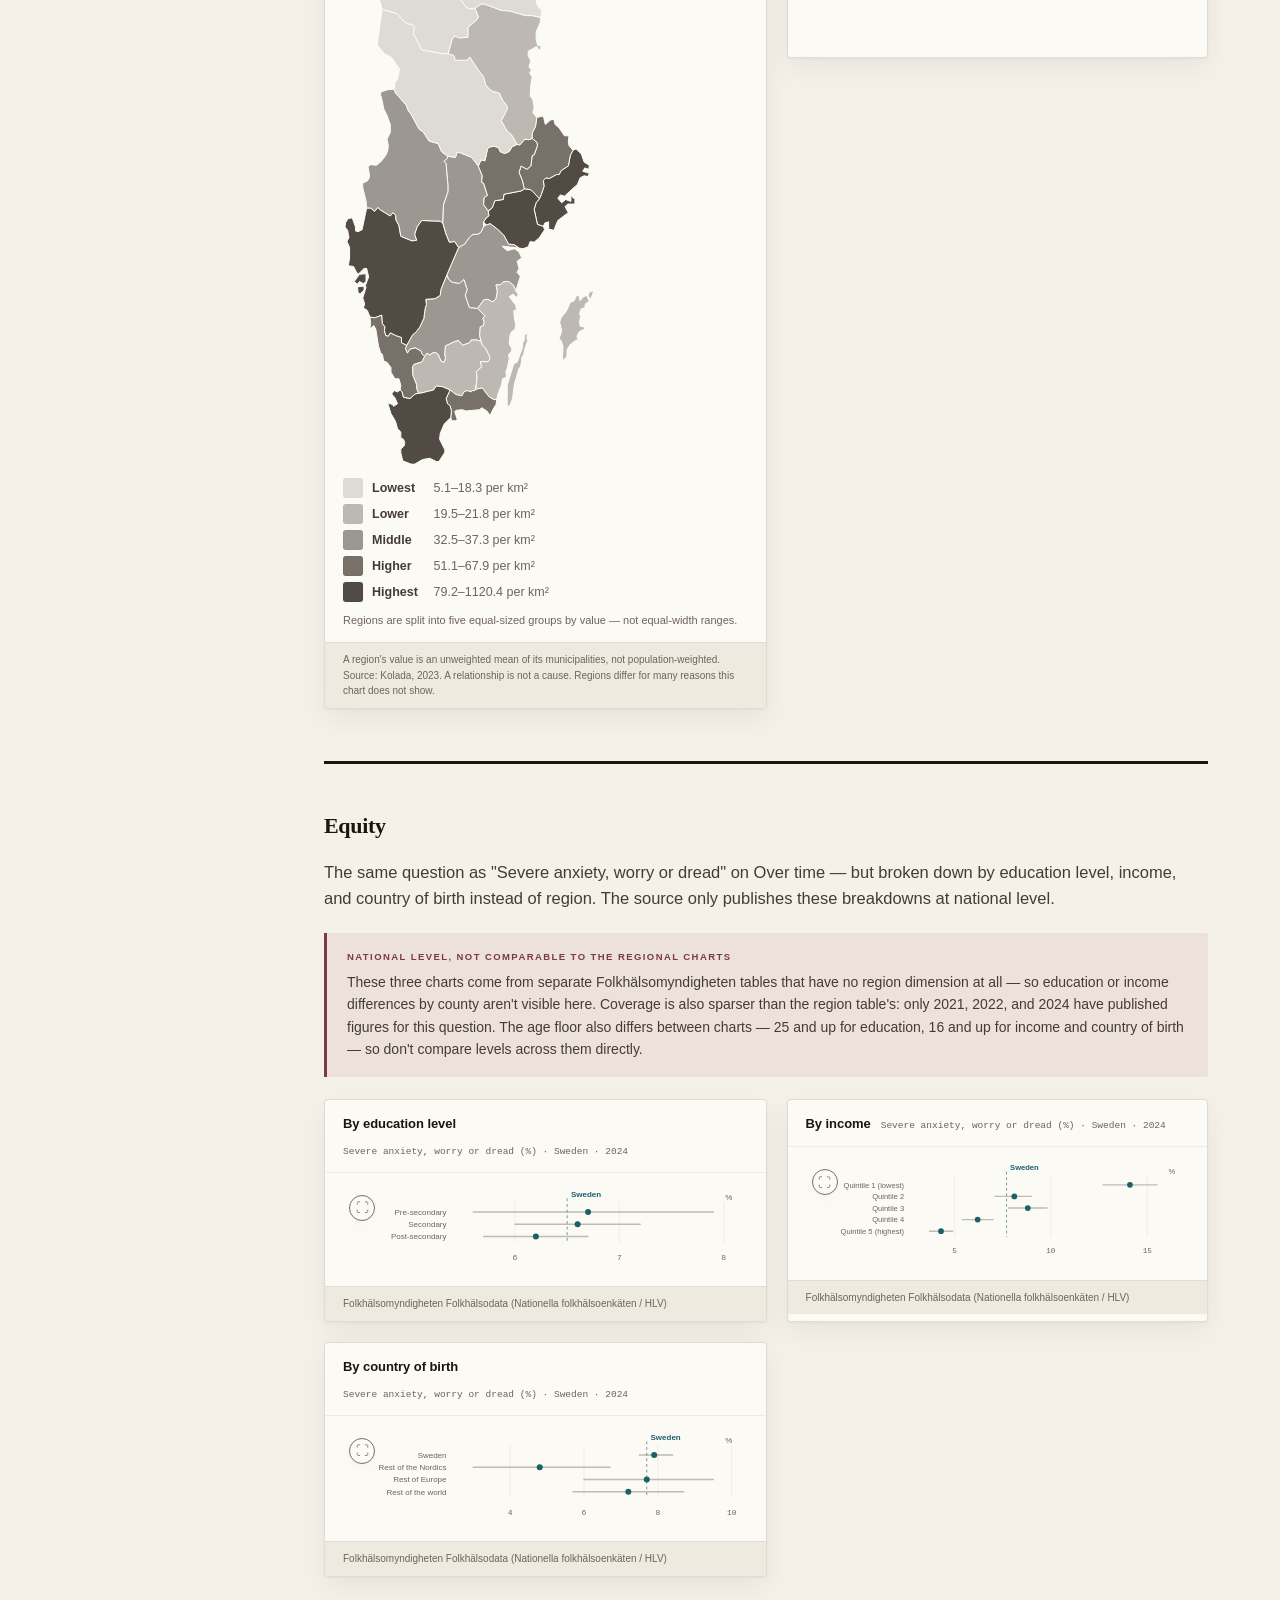
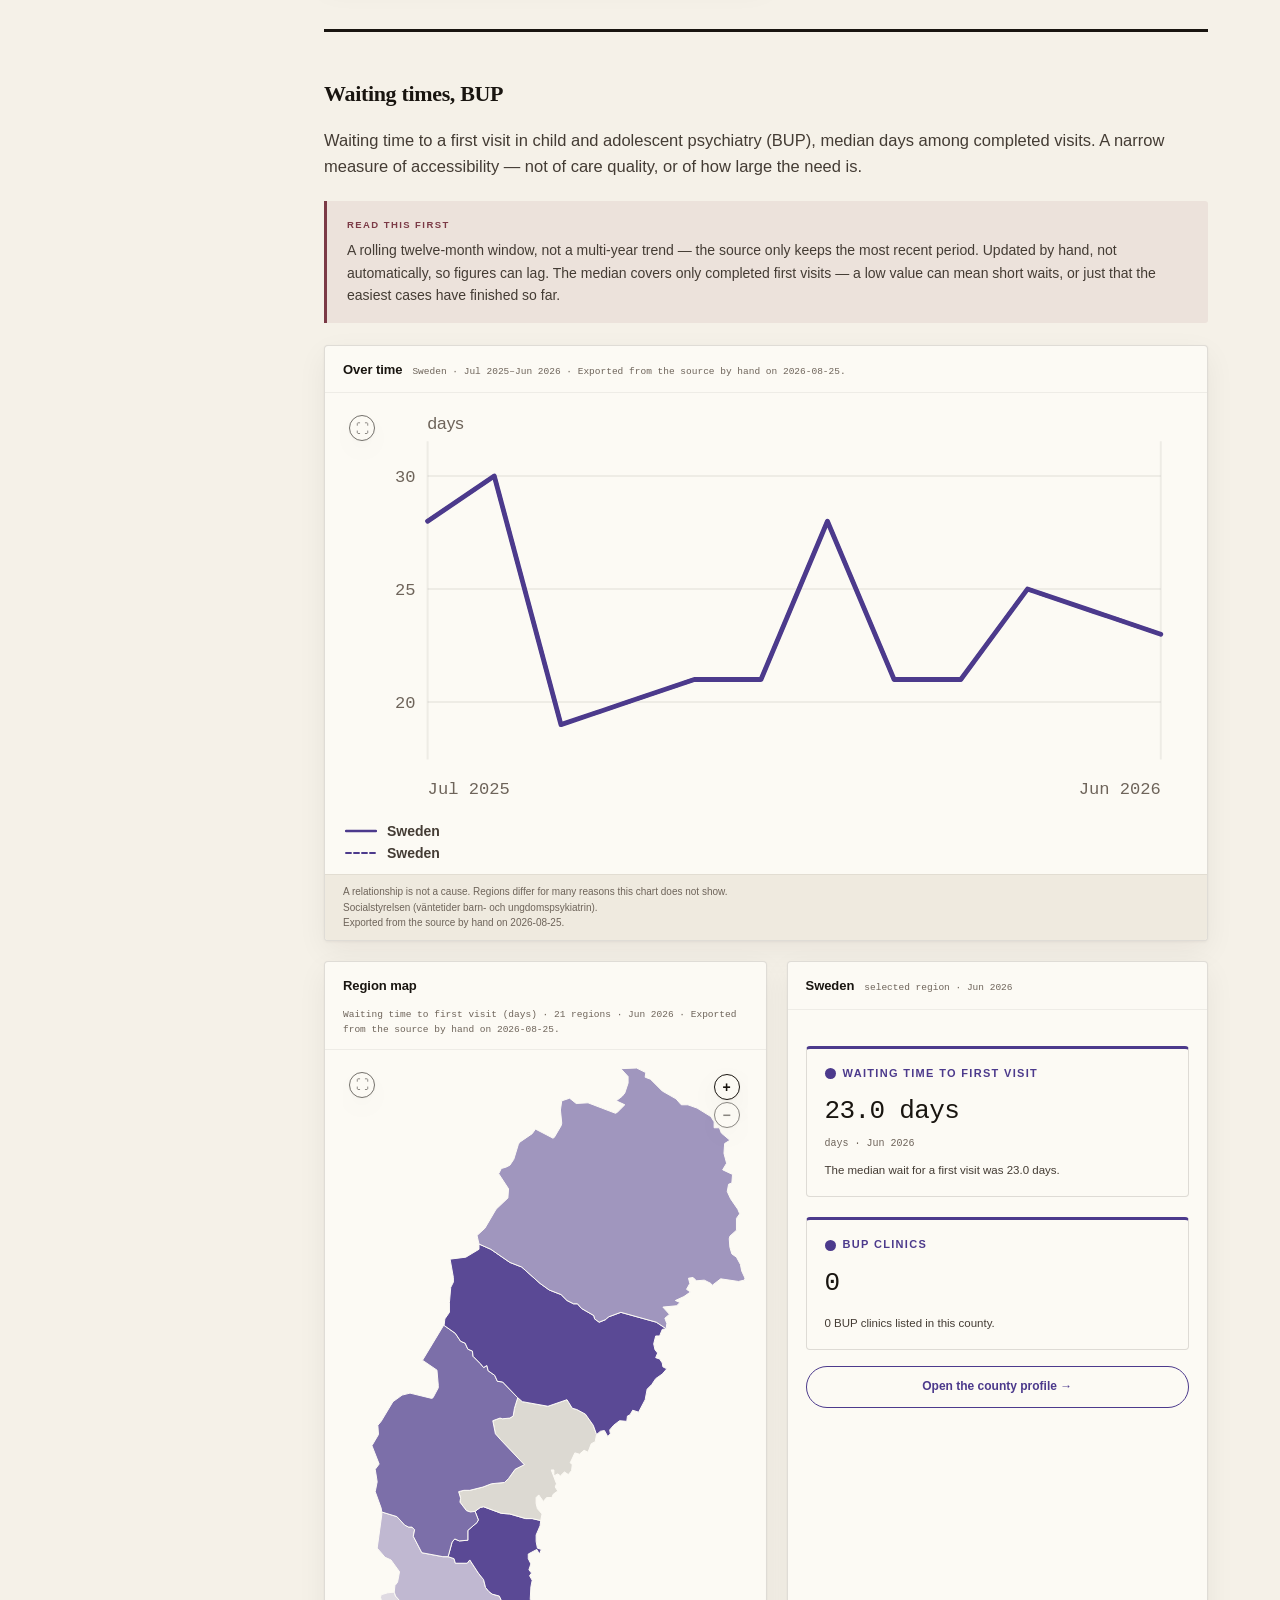
<file: kurvan.html>
<!doctype html>
<meta charset="utf-8">
<meta name="viewport" content="width=device-width, initial-scale=1">
<title>Kurvan</title>

<link rel="stylesheet" href="kurvan.css?v=43">

<div id="synth"></div>
<div id="app"></div>

<script src="js/data.js?v=43"></script>
<script src="js/lang.js?v=43"></script>
<script src="js/state.js?v=43"></script>
<script src="js/charts.js?v=43"></script>
<script src="js/real_policy_news.js?v=43"></script>
<script src="js/views.js?v=43"></script>
<script src="js/shell.js?v=43"></script>
</file>
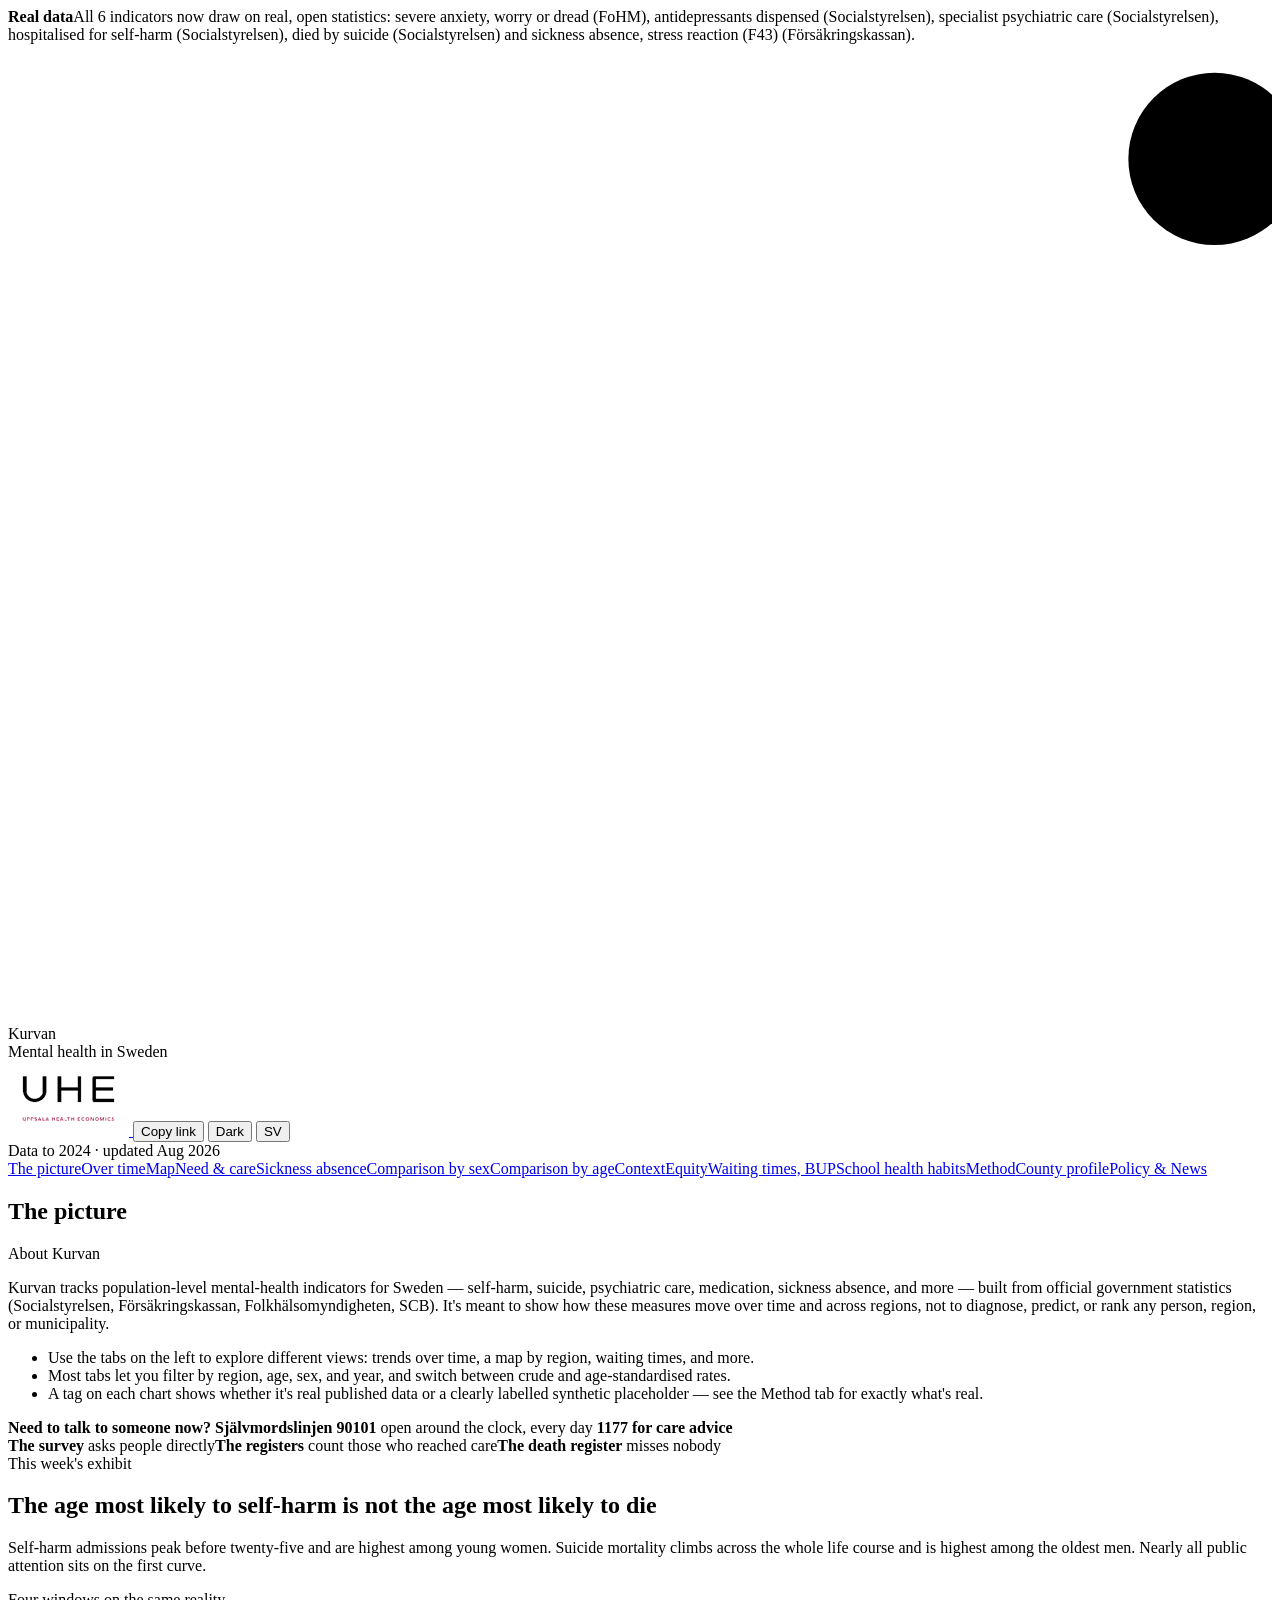
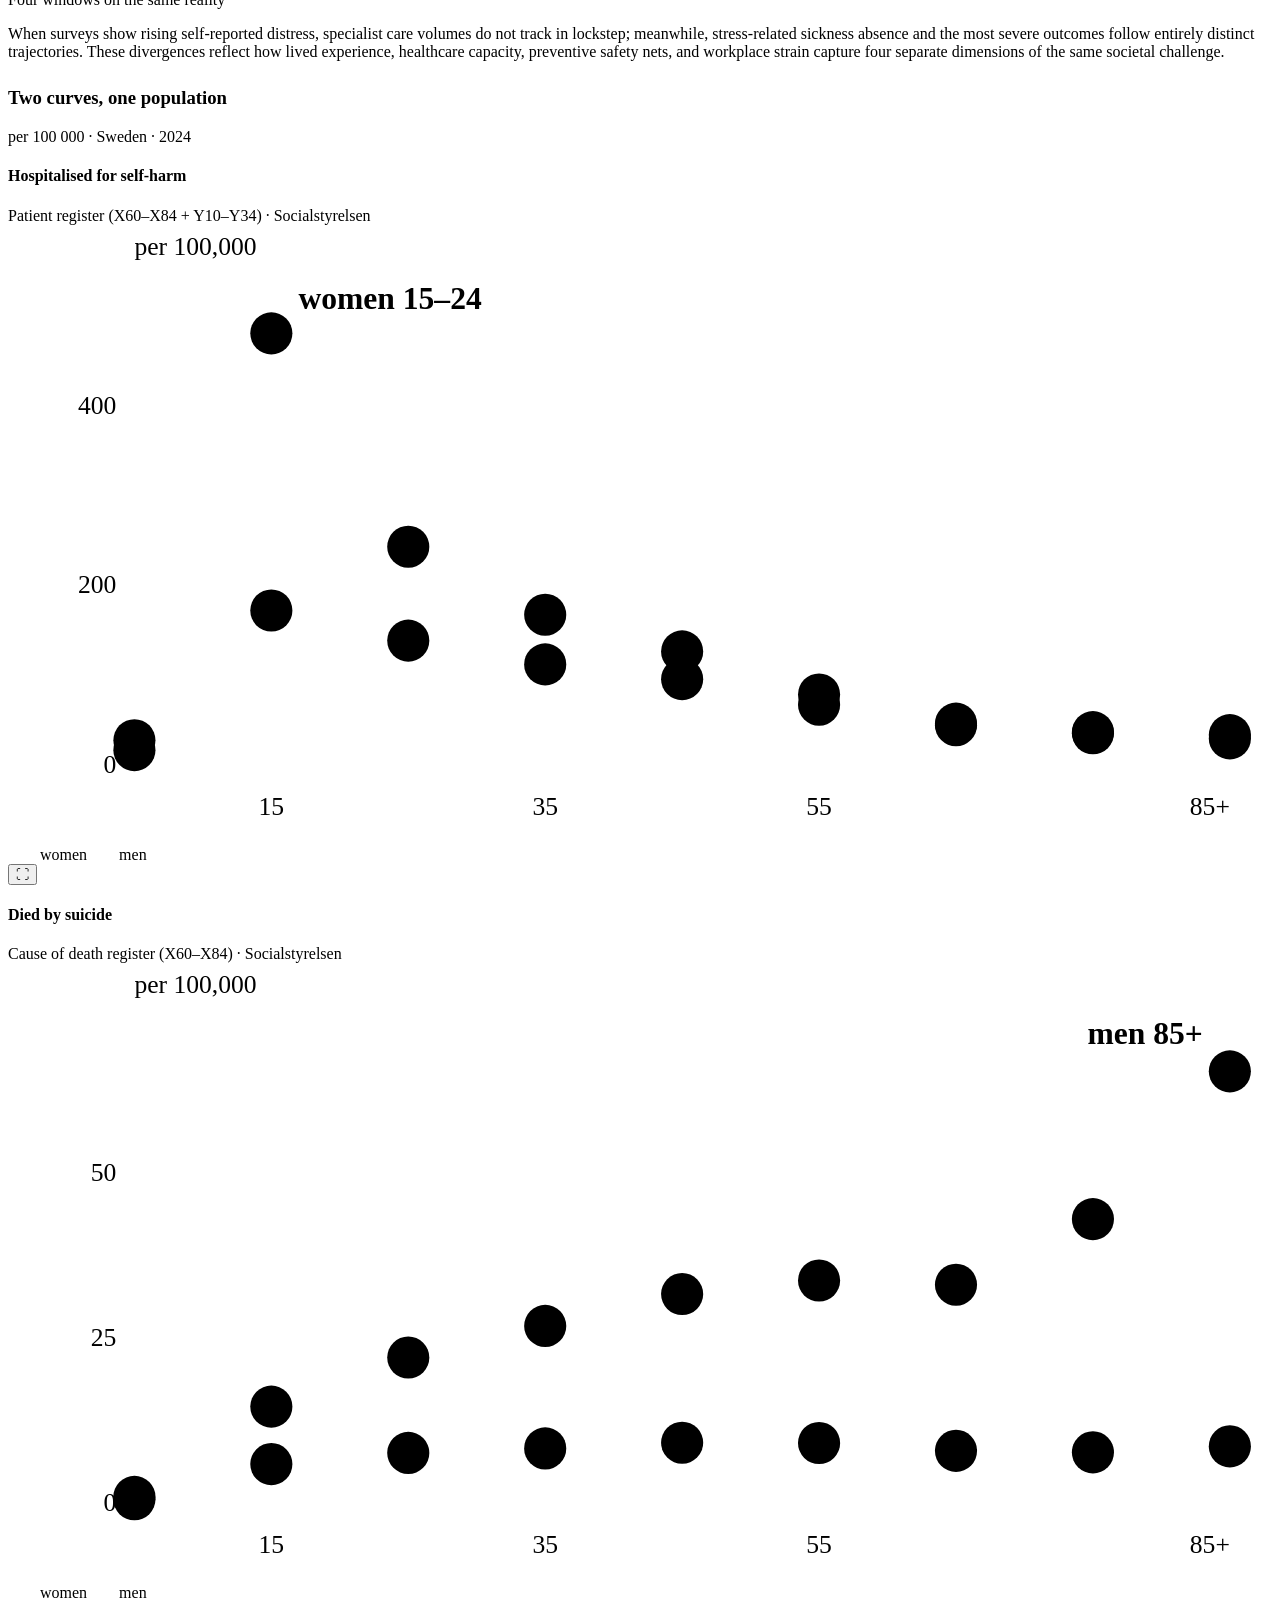
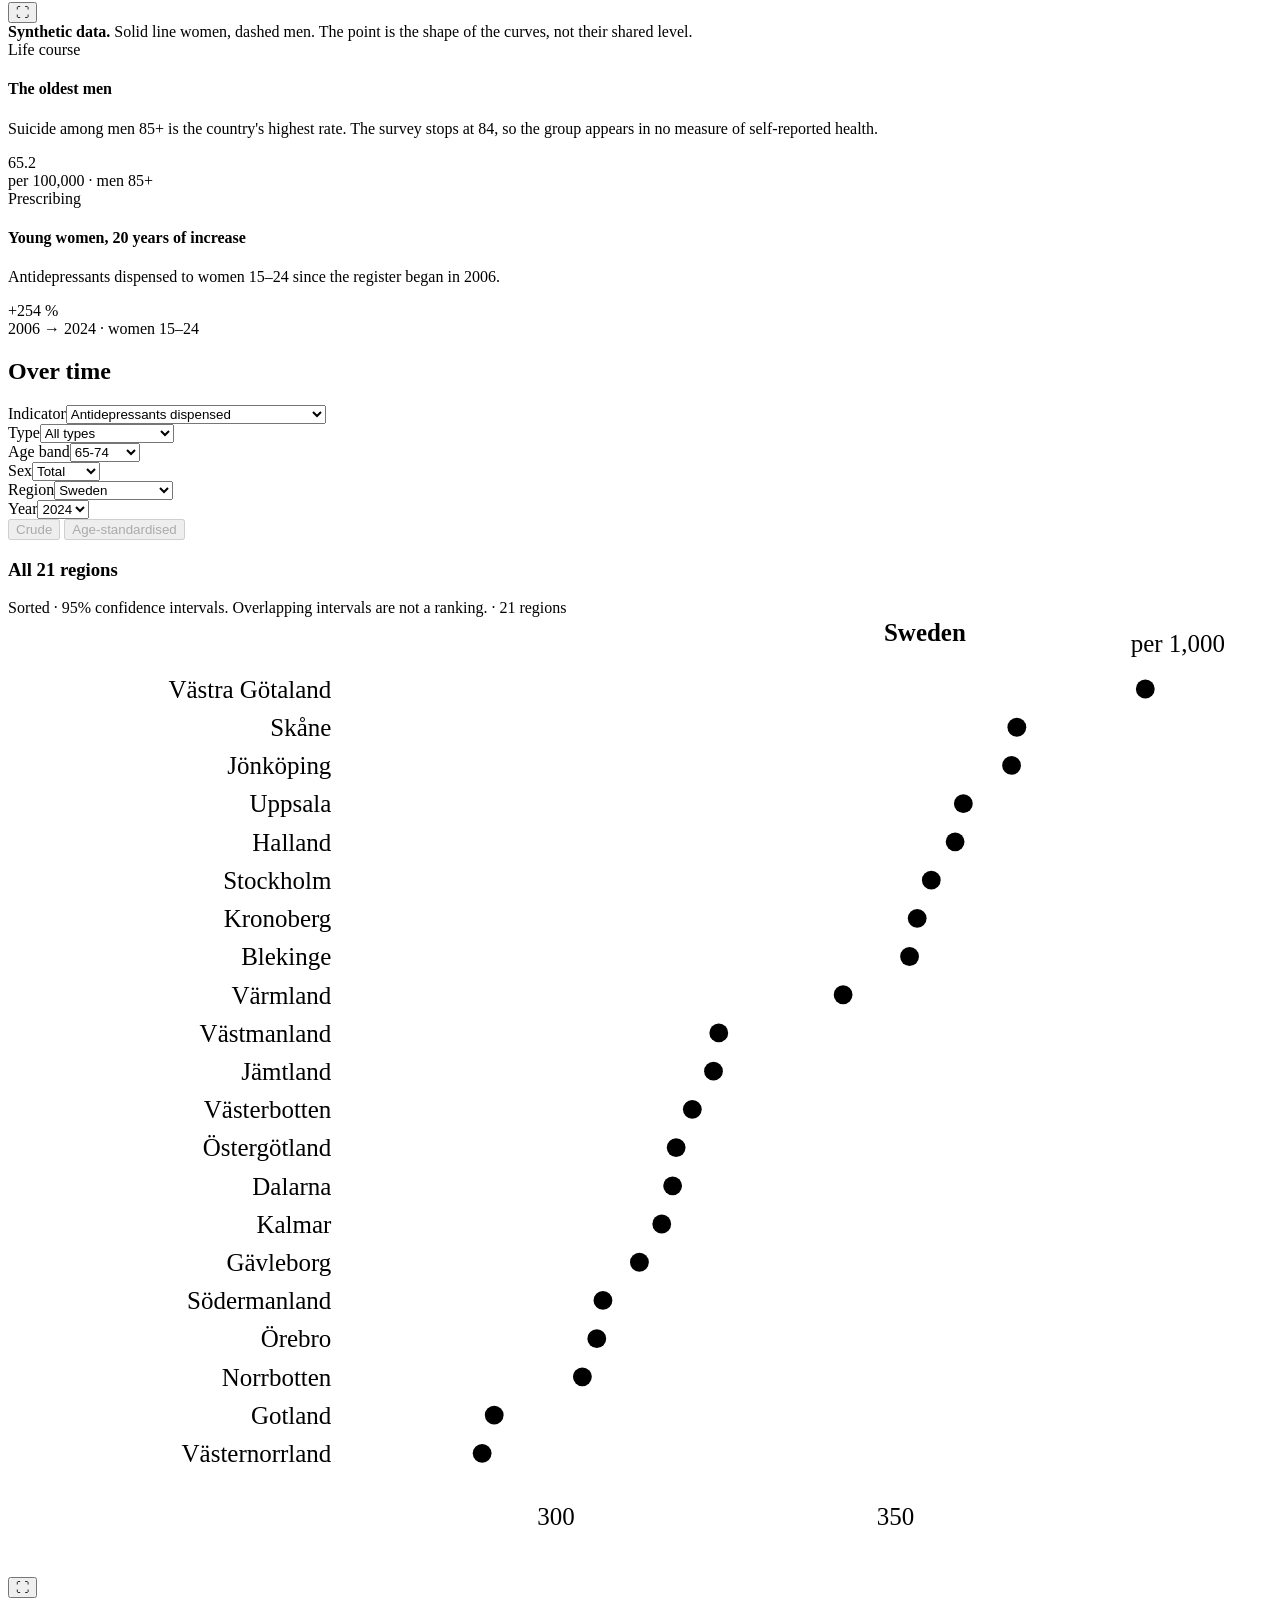
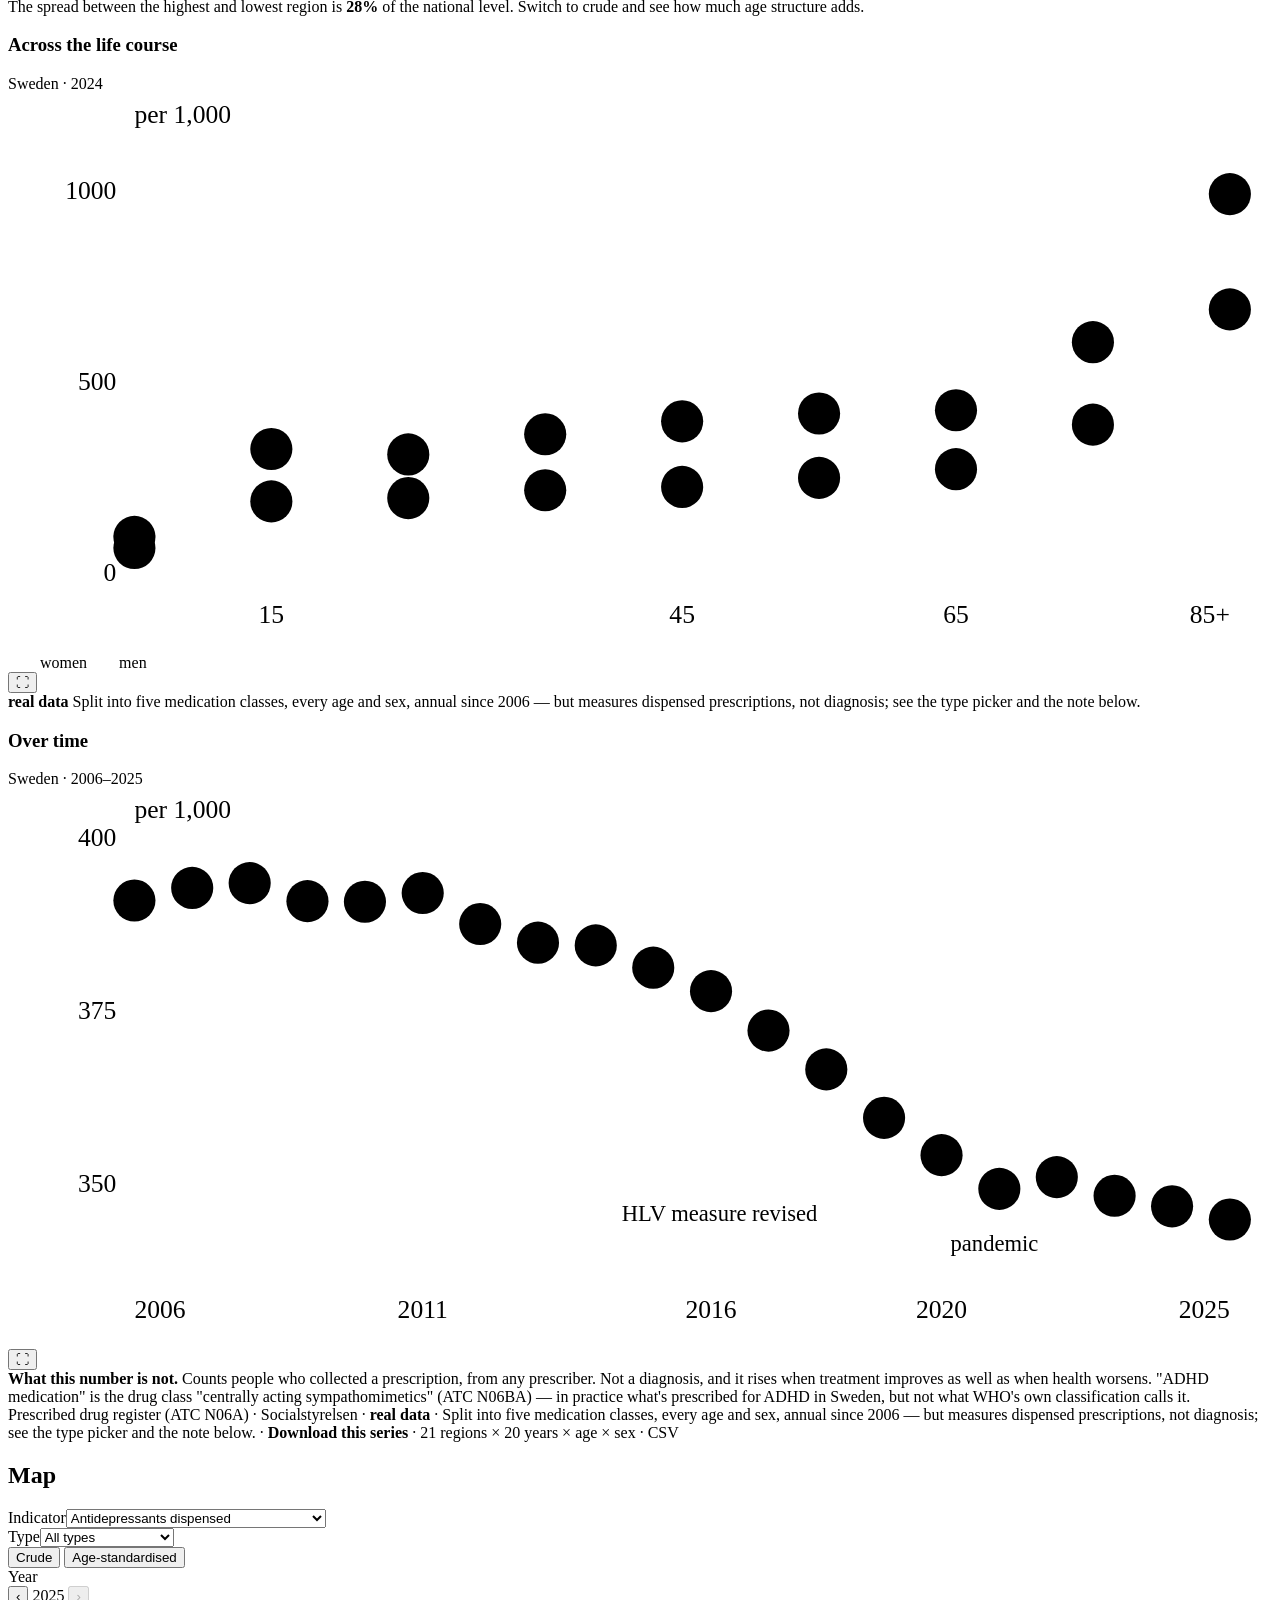
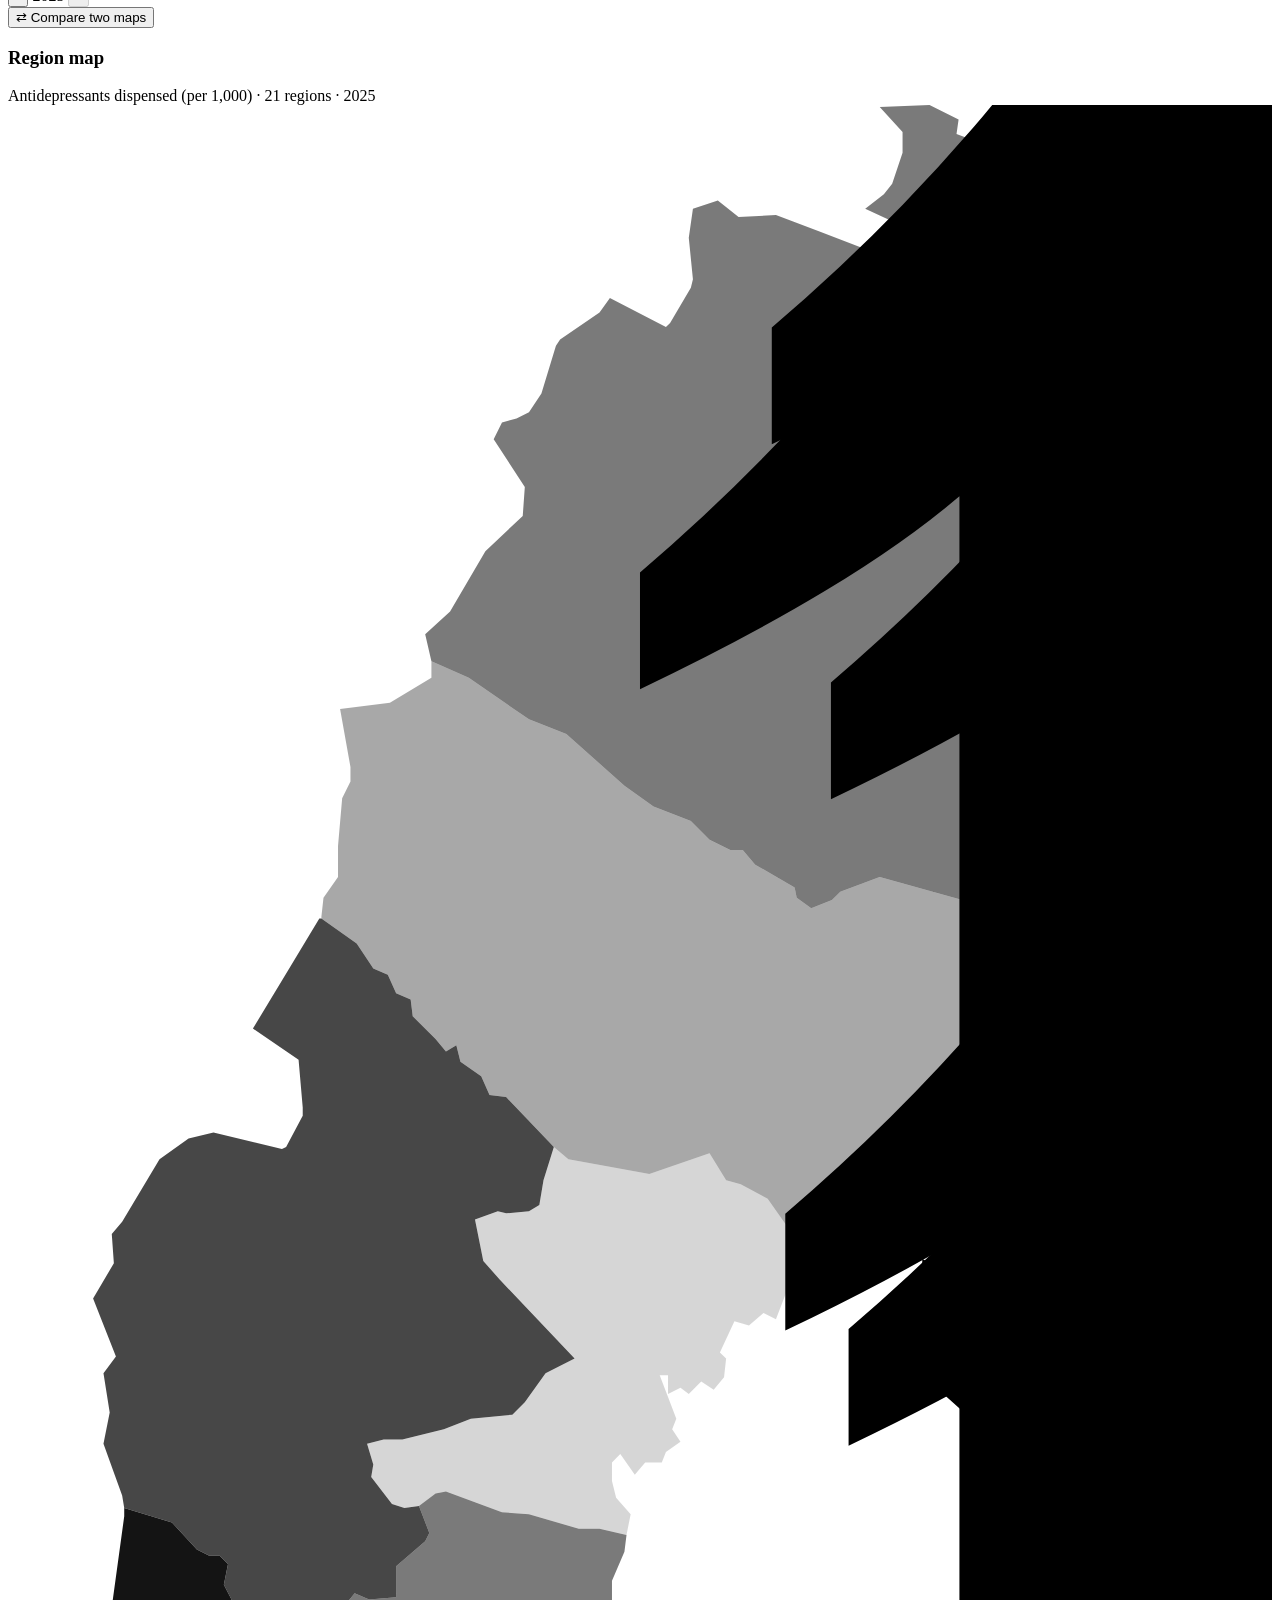
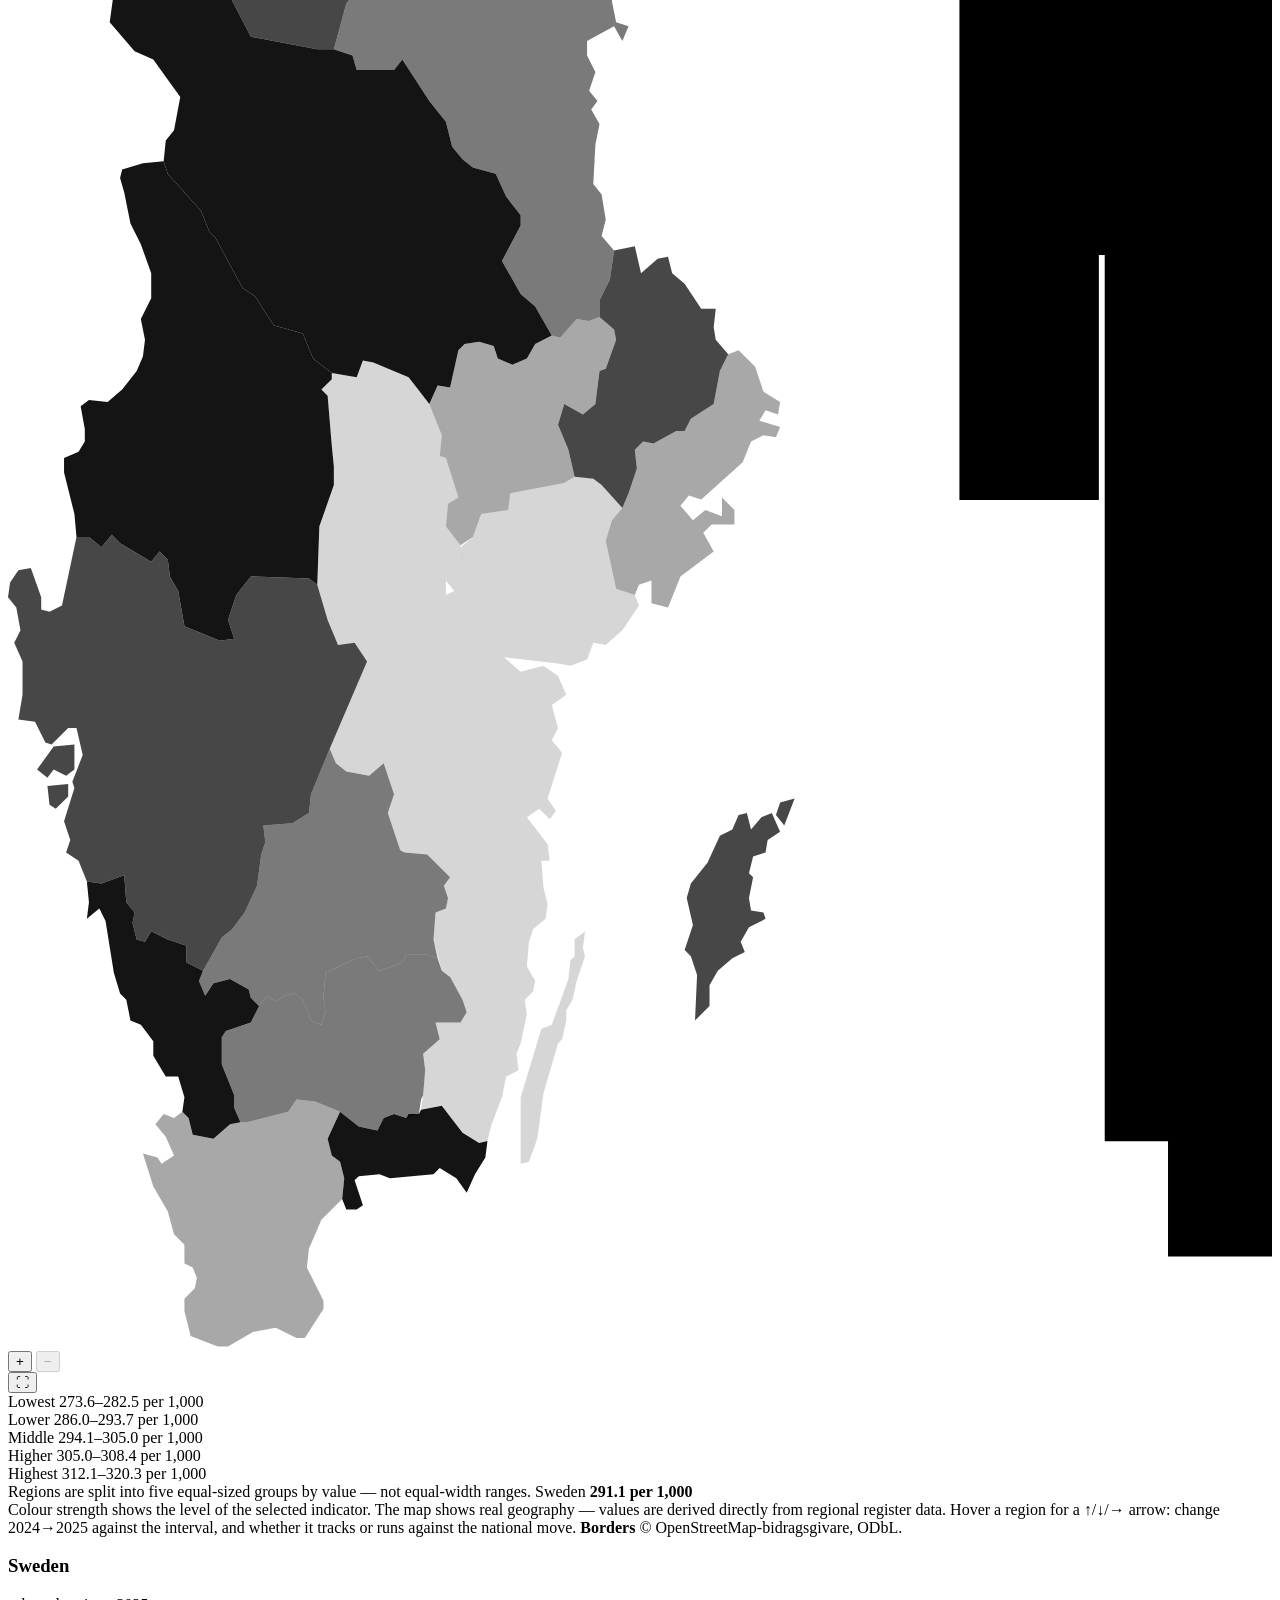
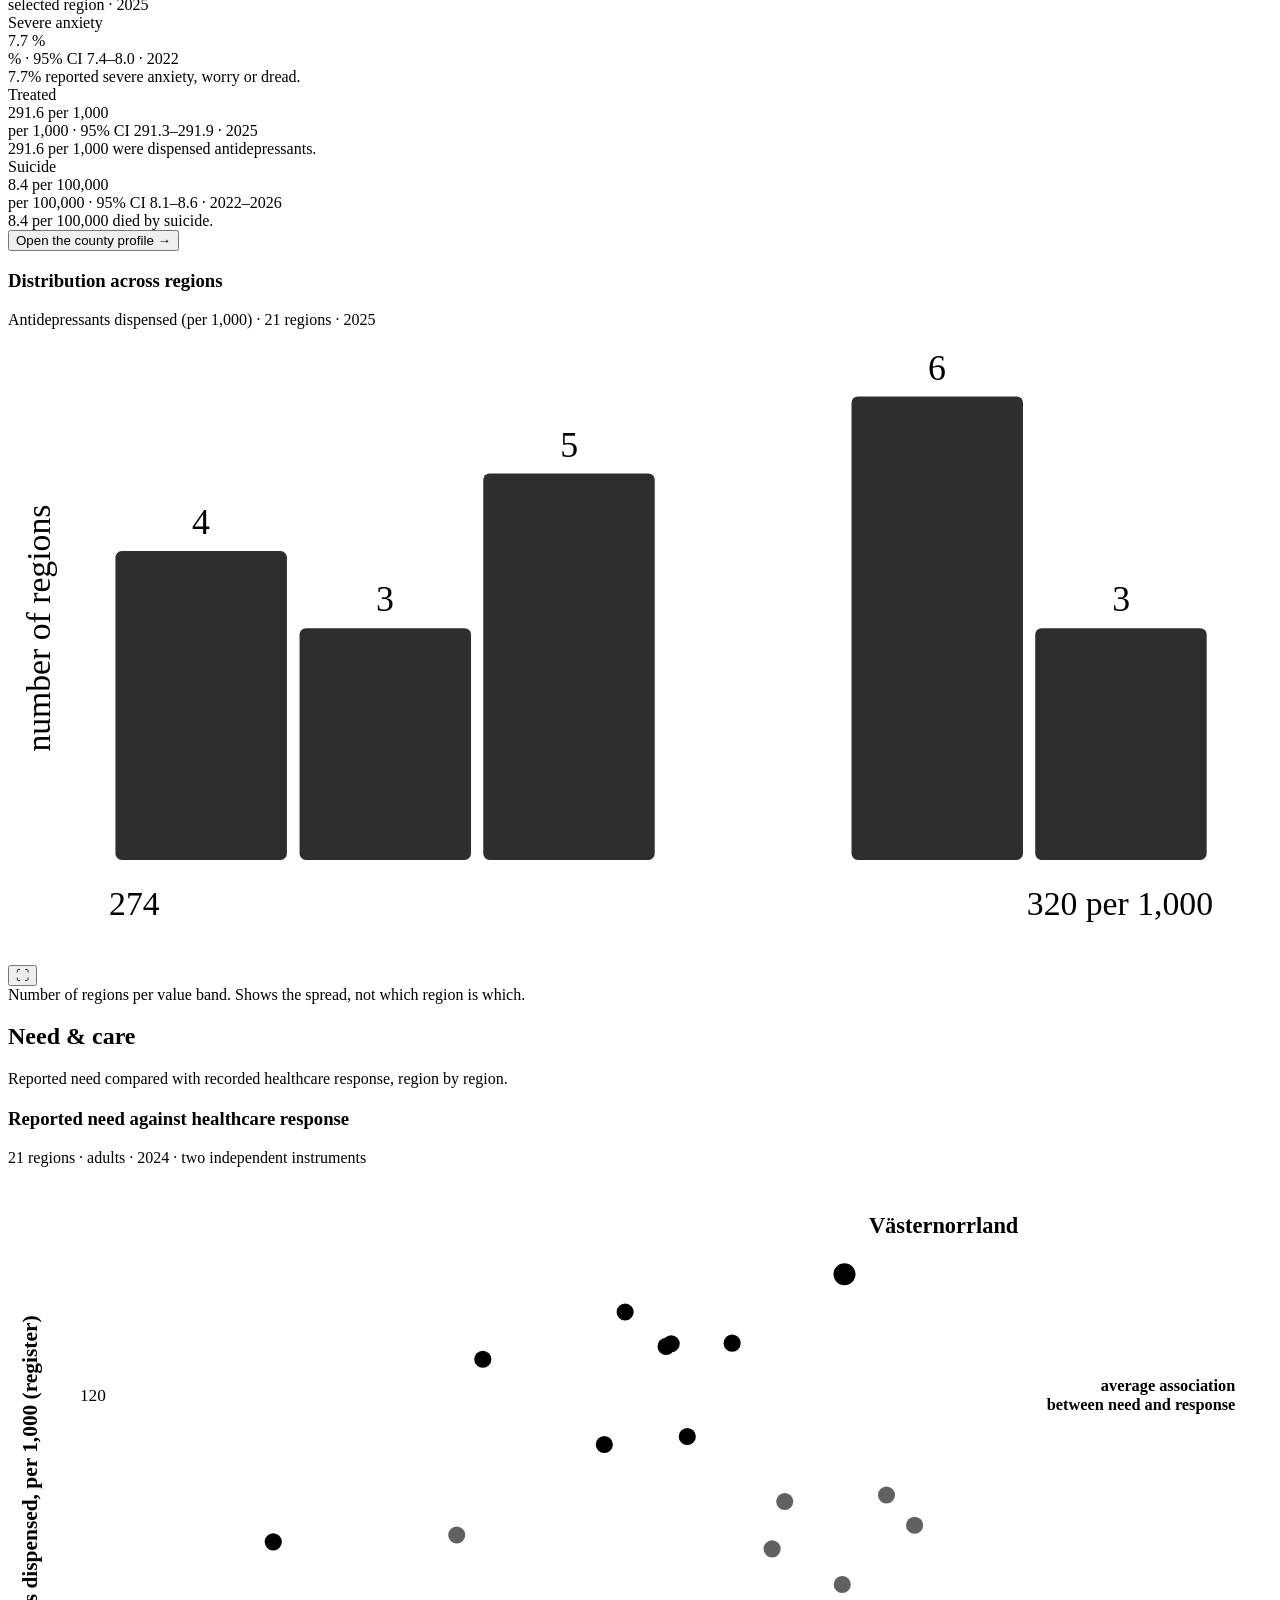
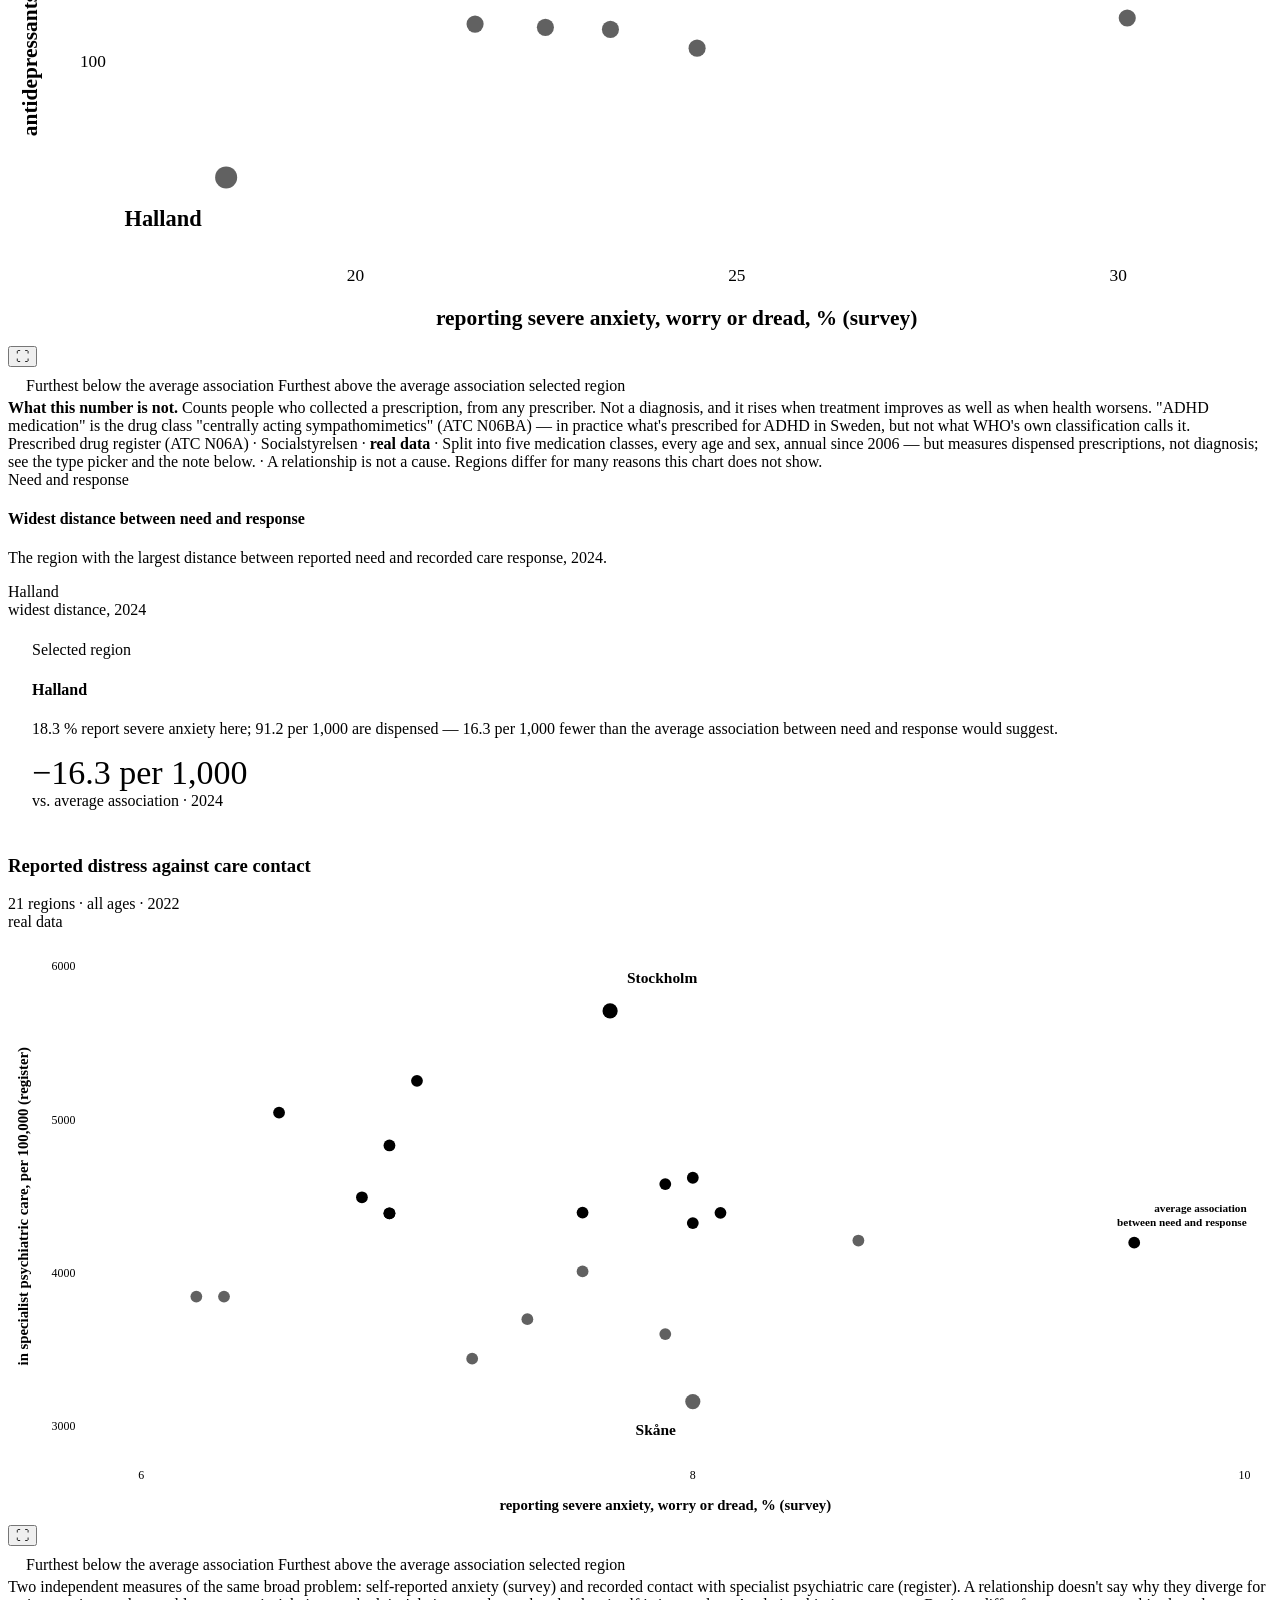
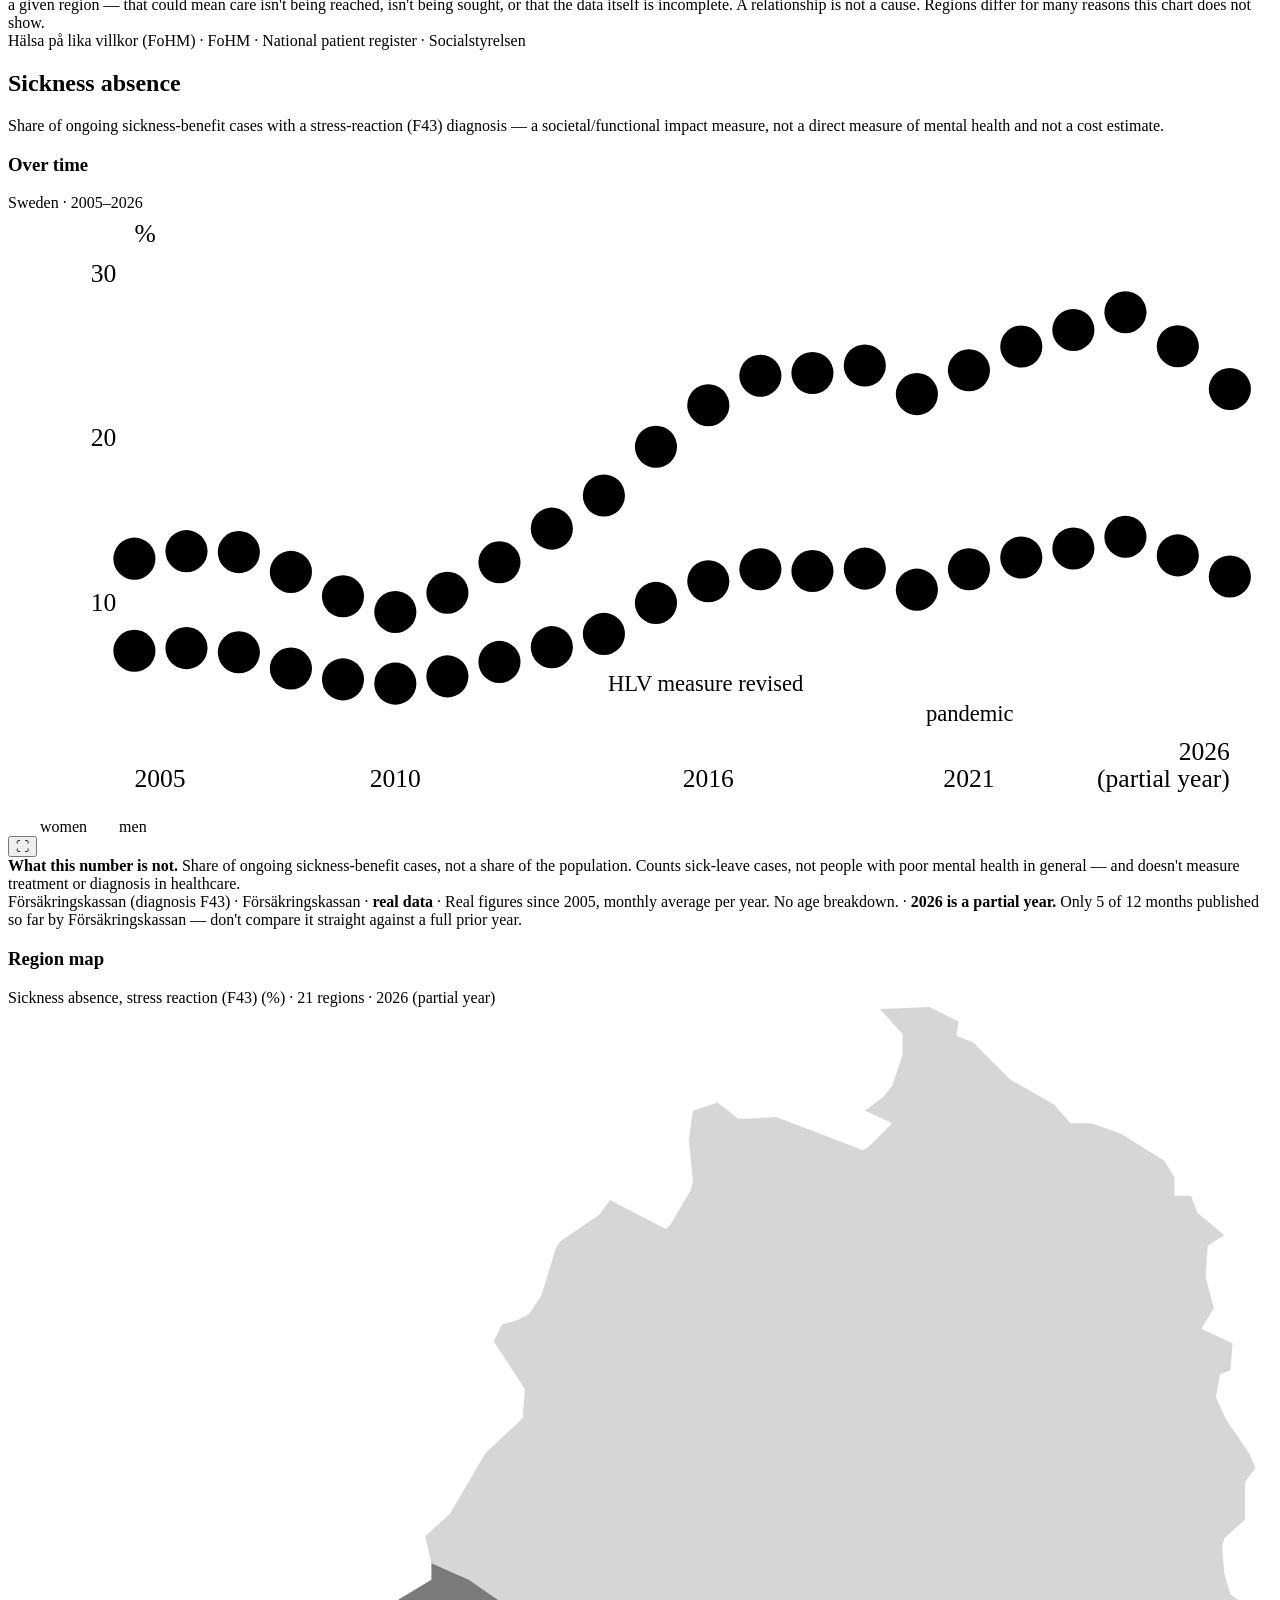
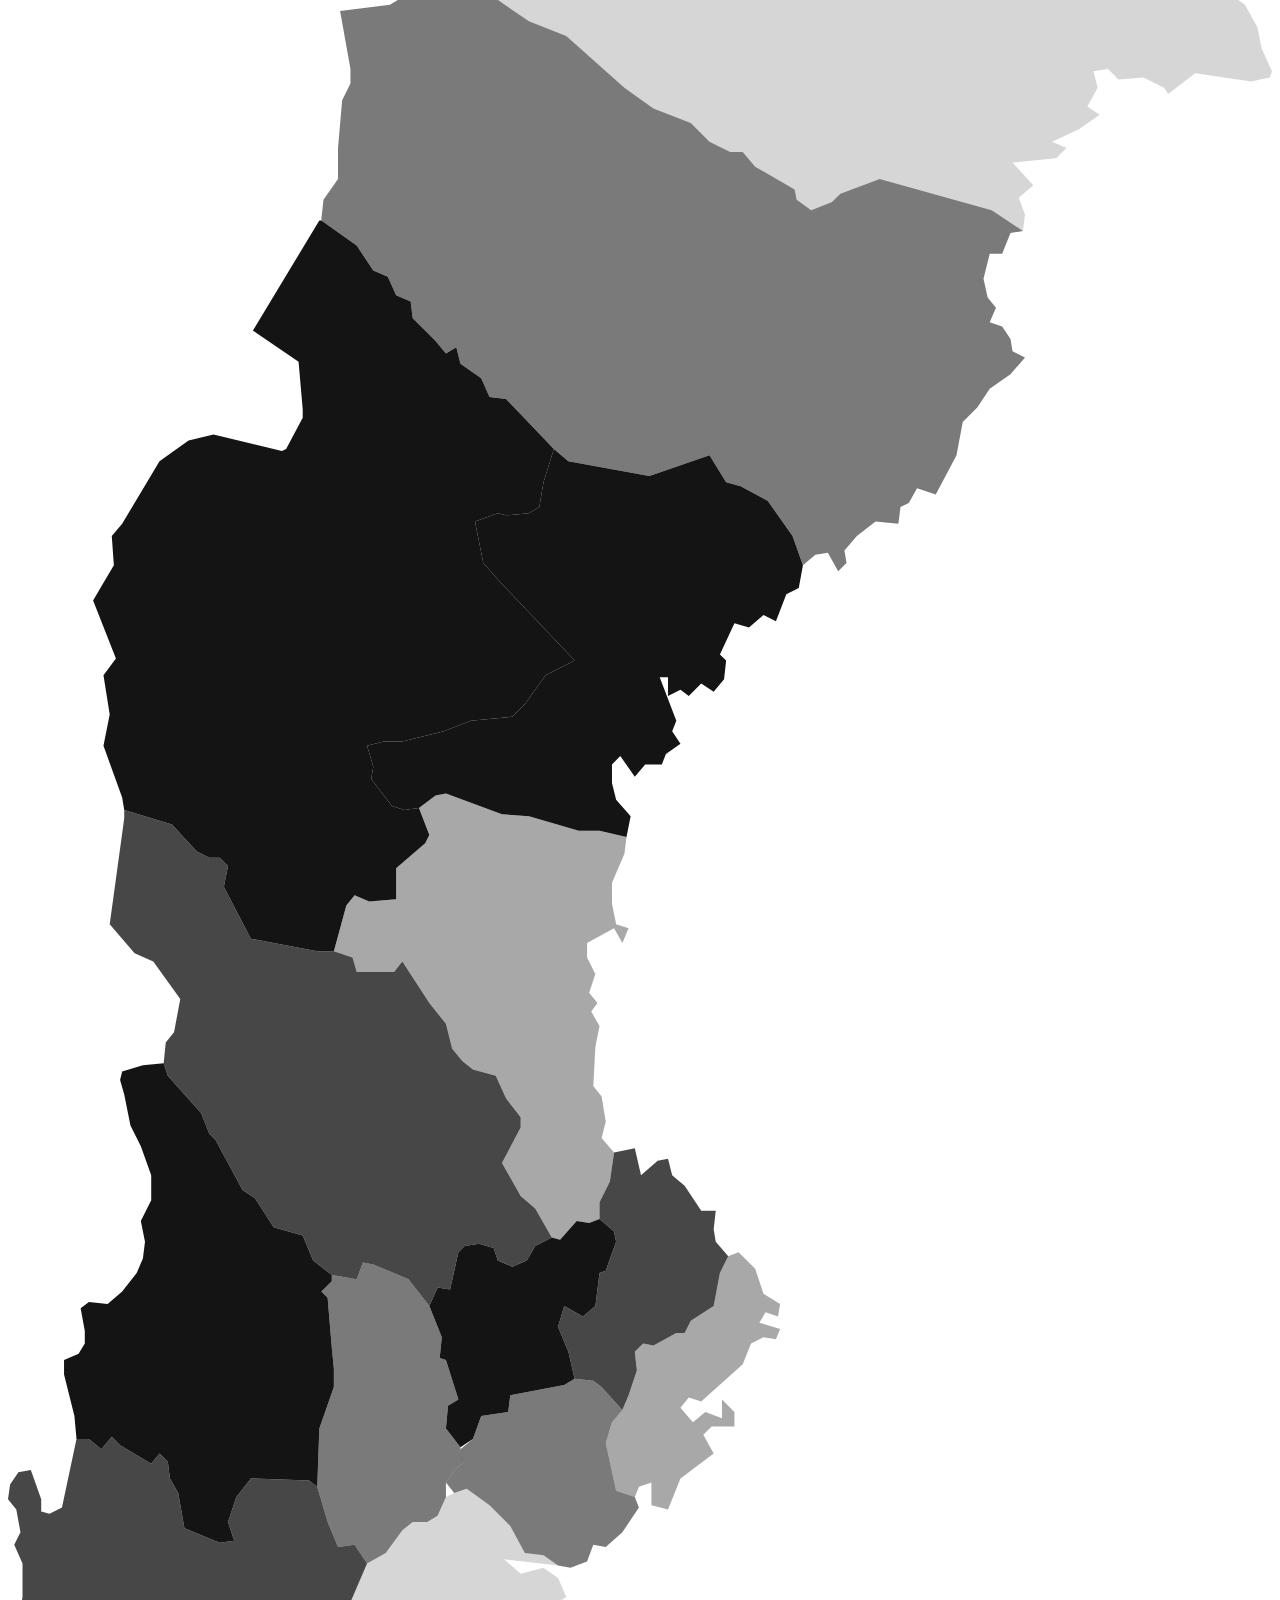
<file: test_runner.html>
<!DOCTYPE html>
<html>
<head><meta charset="utf-8"></head>
<body>
<div id="synth"></div>
<div id="app"></div>
<pre id="err"></pre>
<script>
window.onerror = function(msg, url, line, col, err) {
  document.getElementById('err').textContent += 'ERROR: ' + msg + ' at ' + url + ':' + line + ':' + col + '\n' + (err ? err.stack : '');
  console.error(msg, url, line, err);
};
</script>
<script src="js/data.js"></script>
<script src="js/lang.js"></script>
<script src="js/state.js"></script>
<script src="js/charts.js"></script>
<script src="js/views.js"></script>
<script src="js/shell.js"></script>
<script>
if (!document.getElementById('err').textContent) {
  document.getElementById('err').textContent = 'SUCCESS: rendered without error. DOM length: ' + document.getElementById('app').innerHTML.length;
}
</script>
</body>
</html>
</file>
<file: kurvan.css>
/* =====================================================================
   TOKENS. Light complete on bare :root; dark redefines tokens only, twice.
   Colour is semantic and pervasive: teal = the survey instrument,
   violet = the registers, oxblood = mortality, amber = functional/societal
   impact (sickness absence — not a healthcare register, not survey,
   deliberately its own colour rather than overloading violet). Sex is
   solid vs dashed, never a second colour system.
   ===================================================================== */
:root {
  --paper:#F5F1E8; --surface:#FCFAF4; --surface-2:#EFEADF;
  --ink:#191510; --ink-2:#443C34; --ink-3:#6E645A;
  --hair:rgba(30,22,14,.13); --hair-soft:rgba(30,22,14,.06);
  --violet:#4C3A8C; --teal:#1A6068; --oxblood:#7B3A46; --amber:#9C6B1E;
  --violet-soft:rgba(76,58,140,.10); --warn:rgba(123,58,70,.08);
  --band:rgba(76,58,140,.12);
  --shadow:0 1px 3px rgba(30,22,14,.05),0 10px 30px rgba(30,22,14,.06);
  --synth-text:#fff;
  --sp-1:2px; --sp-2:4px; --sp-3:8px; --sp-4:12px; --sp-5:16px;
  --sp-6:20px; --sp-7:24px; --sp-8:32px; --sp-9:44px; --sp-10:56px;
  /* Type scale nudged up a step (Michael's visual-theme-changes branch) —
     a deliberate size-up, not a drift: contrast with the literal 16px/34px
     left on body/.mark below, which are the *original* pre-tokenization
     values restored after an accidental nearest-token rounding, not a
     redesign. */
  --fs-1:9.5px; --fs-2:10.5px; --fs-3:11px; --fs-4:11.5px; --fs-5:12.5px;
  --fs-6:14px; --fs-7:28px; --fs-8:38px;
}
@media (prefers-color-scheme: dark){
  :root:not([data-theme="light"]){
    --paper:#141119; --surface:#1C1823; --surface-2:#262130;
    --ink:#EDE8E0; --ink-2:#C0B8AE; --ink-3:#8C8279;
    --hair:rgba(237,232,224,.16); --hair-soft:rgba(237,232,224,.07);
    --violet:#A992F5; --teal:#5FC6CE; --oxblood:#D98A97; --amber:#D9A441;
    --violet-soft:rgba(169,146,245,.14); --warn:rgba(217,138,151,.12);
    --band:rgba(169,146,245,.15);
    --shadow:0 1px 3px rgba(0,0,0,.4),0 10px 32px rgba(0,0,0,.36);
    --synth-text:var(--paper);
  }
}
:root[data-theme="dark"]{
  --paper:#141119; --surface:#1C1823; --surface-2:#262130;
  --ink:#EDE8E0; --ink-2:#C0B8AE; --ink-3:#8C8279;
  --hair:rgba(237,232,224,.16); --hair-soft:rgba(237,232,224,.07);
  --violet:#A992F5; --teal:#5FC6CE; --oxblood:#D98A97; --amber:#D9A441;
  --violet-soft:rgba(169,146,245,.14); --warn:rgba(217,138,151,.12);
  --band:rgba(169,146,245,.15);
  --shadow:0 1px 3px rgba(0,0,0,.4),0 10px 32px rgba(0,0,0,.36);
  --synth-text:var(--paper);
}
:root{
  --serif:"Iowan Old Style","Palatino Linotype","Book Antiqua",Palatino,Georgia,serif;
  --sans:ui-sans-serif,-apple-system,"Segoe UI",Roboto,"Helvetica Neue",sans-serif;
  --mono:ui-monospace,"SF Mono","Cascadia Mono",Consolas,"Liberation Mono",monospace;
}
*{box-sizing:border-box}
/* 16px literal, not a --fs-* token: the design-token sweep mapped this to
   the nearest step (--fs-6, 12.5px) instead of an exact one, silently
   shrinking the page's base reading size (and everything that inherits it
   via button{font:inherit} below) by 22%. No existing step equals 16px, so
   restoring the original value here rather than adding a token nothing
   else needs yet. */
/* overflow-x:CLIP, not hidden: `hidden` on html/body makes the browser treat
   that element as its own scroll container, which is a well-documented way
   to silently break position:sticky on every descendant (.sidebar below,
   the sticky #synth banner too) — the sticky containing-block calculation
   gets computed against the wrong scroller. `clip` prevents the same
   horizontal overflow visually without establishing a scroll container, so
   it doesn't have that side effect. This whole html,body rule (and its
   overflow-x:hidden) didn't exist before the mobile-view branch merged in
   — it's new, not a design choice worth preserving as-is. code-optimisation
   independently made the same clip fix with no comment; master's landed
   first and is kept as-is. */
html,body{width:100%;margin:0;padding:0;overflow-x:clip}
body{background:var(--paper);color:var(--ink);font-family:var(--sans);font-size:16px;line-height:1.6;-webkit-font-smoothing:antialiased}
.tnum{font-variant-numeric:tabular-nums}
svg{display:block;width:100%;height:auto}
button{font:inherit}

/* --- the banner that never goes away --- */
/* padding/gap restored to their pre-token values below: the token sweep
   rounded these to the *nearest* --sp-* step instead of an exact one
   (7px->--sp-2's 4px, 14px->--sp-4's 12px — no step matches either exactly,
   so left as literals), and the horizontal padding was 20px, which *does*
   match --sp-6 exactly — the sweep used --sp-7 (24px) instead, not just a
   rounding but a wrong-token pick. */
#synth{
  position:sticky;top:0;width:100%;box-sizing:border-box;z-index:100;background:var(--oxblood);color:var(--synth-text);
  padding:7px var(--sp-6);font-size:var(--fs-5);letter-spacing:.03em;
  display:flex;gap:14px;align-items:baseline;flex-wrap:wrap;
}
#synth b{font-weight:800;letter-spacing:.1em;text-transform:uppercase;font-size:var(--fs-4)}
#synth span{opacity:.92}
/* Shown only while loadRealSourcesLazily() (shell.js) still has one or more
   of the 9 js/data/*.js files in flight — a visually distinct sub-line
   (italic, pulsing) so the banner's main message doesn't read as a
   finished, stable fact while it's still actively changing underneath it.
   The pulse is real animation, not a JS-driven interval, so the site-wide
   prefers-reduced-motion rule below already neutralises it for free. */
#synth .loadingsub{opacity:.7;font-style:italic;animation:synthpulse 1.6s ease-in-out infinite}
@keyframes synthpulse{0%,100%{opacity:.5}50%{opacity:.95}}

/* 22px literal — no exact --sp-* step (nearest are 20/24), same rounding
   issue as #synth above. */
.wrap{max-width:1180px;margin:0 auto;padding:0 22px}
/* Wider content column + a further type-scale bump on genuinely large
   screens (Michael's visual-theme-changes branch) — the 1180px wrap and
   base --fs-* scale above are tuned for a laptop-width window; without
   this, a big desktop monitor just gets more empty margin instead of a
   page that actually uses the space. */
@media (min-width:1440px){
  .wrap{max-width:1400px}
  /* Only --fs-8 actually changes here — --fs-6/--fs-7 already equal these
     values on bare :root, so redeclaring them was a no-op left over from an
     earlier tuning pass. */
  :root{--fs-8:40px}
}
/* Same idea, two more tiers up: 1400px was still a fixed, fairly narrow
   page on anything past a big desktop monitor — an ultra-wide or a 4K
   window just got more of the same empty margin on both sides again.
   .sidebar (kurvan.css, "one-page layout" section below) widens a little
   at the same 1800px point too, so it doesn't read as thin against a
   noticeably wider content column next to it. */
@media (min-width:1800px){
  .wrap{max-width:1680px}
  .sidebar{width:248px}
}
@media (min-width:2200px){
  .wrap{max-width:1900px}
}

/* --- masthead --- */
/* gap/padding-top/margin-top/gap below are all literals for the same
   reason: 18px, 22px, 13px, 7px and 10px have no exact --sp-* match, and
   tokenizing them to the nearest step silently tightened the whole
   masthead. .mark's height (34px, the logo's real aspect ratio paired
   with its 44px width) has no --sp-* match either and isn't a general
   spacing value worth adding to the shared scale just for one asset. The
   two paddings that *do* have an exact match (16px, the second number in
   each pair) stay tokenized. */
header.top{width:100%;box-sizing:border-box;background:var(--surface);border-bottom:3px solid var(--ink);border-top:3px solid var(--violet)}
.mast{display:flex;align-items:flex-end;gap:18px;padding:22px 0 0;flex-wrap:wrap}
.brand{display:flex;align-items:flex-start;gap:13px}
.mark{width:var(--sp-9);height:34px;flex:none;margin-top:var(--sp-1)}
.word{font-family:var(--serif);font-size:var(--fs-8);font-weight:600;line-height:1;letter-spacing:-.03em}
.sub{font-size:var(--fs-1);letter-spacing:.24em;text-transform:uppercase;color:var(--ink-3);margin-top:7px;font-weight:650}
.tools{margin-left:auto;display:flex;gap:10px;align-items:center}
.tools button{background:none;border:1.5px solid var(--ink);border-radius:999px;font-size:var(--fs-4);font-weight:650;color:var(--ink);cursor:pointer;padding:6px var(--sp-5)}
.tools button:hover,.tools button:focus-visible{background:var(--ink);color:var(--paper)}
/* UHE's mark is set in near-black text on a transparent PNG — legible on
   .surface in light mode but not against dark mode's near-black --surface,
   so it gets its own fixed white chip rather than inheriting the theme
   (the sibling Observatory site does the same for the same reason). Sized
   a step above the pill buttons beside it (36px vs. their ~25px) so the
   wordmark's own subtitle line is actually readable, not the taller
   .mark/.word lockup on the other side of the masthead. */
.uhe-badge{display:flex;align-items:center;padding-right:14px;margin-right:4px;border-right:1.5px solid var(--hair)}
.uhe-badge img{display:block;height:36px;width:auto;background:#fff;border-radius:6px;padding:4px 7px}
.uhe-badge:hover,.uhe-badge:focus-visible{opacity:.8}
.stamp{font-family:var(--mono);font-size:9.5px;color:var(--ink-3);margin-top:14px}

main{padding:32px 0 10px}
main.tabenter{animation:fade .28s ease-out}
@keyframes fade{from{opacity:0;transform:translateY(5px)}to{opacity:1;transform:none}}

/* --- one-page layout: sticky contents sidebar + all sections in flow ---
   Replaces the old per-tab nav.tabs switcher: every section renders at
   once, and this is just an in-page table of contents (plain #anchor
   links — the browser's own scroll does the "click to jump" part, no JS
   required for that bit). scroll-behavior:smooth + each section's own
   scroll-margin-top (below) are what make the jump land past the sticky
   banner instead of under it. */
html{scroll-behavior:smooth}
.layout{display:flex;align-items:flex-start;gap:36px}
/* --banner-h: the sticky #synth banner's real measured height (shell.js) —
   it can wrap to more than one line depending on content/viewport width,
   so a guessed fixed offset would drift wrong. Without this, the sidebar's
   sticky top math ignores the banner and it ends up drawn over the top
   links (higher z-index), hiding them once scrolled. */
.sidebar{position:sticky;top:calc(var(--banner-h,60px) + 20px);flex:none;width:216px;display:flex;flex-direction:column;gap:1px;padding-right:22px;border-right:3px solid var(--ink)}
.sidebar a{font-size:14px;color:var(--ink-3);text-decoration:none;padding:9px 4px;border-radius:4px}
.sidebar a:hover,.sidebar a:focus-visible{color:var(--ink-2);outline:2px solid var(--violet);outline-offset:1px}
.sidebar a.active{color:var(--ink);font-weight:700}
.sidebar a.active::before{content:"— "}
.content{min-width:0;flex:1}
.section-h{font-family:var(--serif);font-size:22px;font-weight:600;letter-spacing:-.015em;margin:0 0 16px}
/* Reuses --banner-h (shell.js's measureBanner(), same property .sidebar's
   own sticky top consumes above) instead of a guessed fixed offset — a
   guess drifts wrong whenever #synth wraps to a different line count. */
section[id^="sec-"]{scroll-margin-top:calc(var(--banner-h,60px) + 12px)}
section[id^="sec-"]+section[id^="sec-"]{margin-top:52px;padding-top:44px;border-top:3px solid var(--ink)}
@media (max-width:900px){
  .layout{flex-direction:column;gap:18px}
  .sidebar{position:static;width:100%;flex-direction:row;flex-wrap:wrap;gap:14px;padding-right:0;border-right:0;border-bottom:3px solid var(--ink);padding-bottom:14px}
  .sidebar a.active::before{content:none}
}
@media (max-width:600px){
  .sidebar{flex-wrap:nowrap;overflow-x:auto;-webkit-overflow-scrolling:touch;gap:12px;padding-bottom:10px;scrollbar-width:none}
  .sidebar::-webkit-scrollbar{display:none}
  .sidebar a{flex:none;padding:6px 2px;font-size:13px}
  .wrap{padding:0 14px}
  .mast{padding:14px 0 0;gap:12px}
  .word{font-size:32px}
  .hero h1{font-size:28px}
  .rname{font-size:26px}
  .card-h{padding:12px 14px 10px}
  .card-b{padding:14px 14px 10px}
  .inner2>div{padding:14px 14px 8px}
  .piece{padding:14px 14px 16px}
  .rstat{padding:14px 14px 16px}
  .ctrl{gap:6px}
  .f{padding:4px 8px 5px}
  #synth{padding:6px 12px;font-size:11px}
}

/* --- instrument legend --- */
.legend{
  display:flex;gap:22px;flex-wrap:wrap;align-items:baseline;
  padding:10px 0 22px;font-size:var(--fs-5);color:var(--ink-2)
}
.legend .li{display:flex;gap:7px;align-items:baseline}
.legend .dot{width:12px;height:12px;border-radius:50%;flex:none;position:relative;top:.5px}
.legend b{font-weight:700}

/* --- line-chart legend: which line is which, off the plot itself ---
   A colour dot (like .legend's above) can't tell two same-colour lines
   apart when only their dash pattern differs (women/men, child/adult/
   elderly all reuse one instrument colour) — this draws a short stroke
   sample instead, so solid vs. dashed vs. dotted reads the same here as
   it does on the chart. Sits under the chart it describes, replacing the
   old on-SVG per-line caption (see charts.js's lineChart doc comment).
   One row per line, stacked (not a side-by-side wrapping strip like
   .legend above) — with only two or three lines per chart there's no
   space pressure, and a stacked list reads at a glance instead of asking
   the eye to scan sideways past a swatch to find its label. width:fit-content
   is load-bearing, not decoration: this sits right after the chart's own
   <svg>, a plain block that (like any block box) defaults to filling its
   container's full width — the chart's own container, sized to the huge
   fullscreen svg beside it. Left at that default width, this being
   display:flex made every row stretch to match (flex's own default
   align-items:stretch), spreading each swatch and its label to opposite
   ends of a mostly-empty row instead of sitting next to each other. */
.line-legend{display:flex;flex-direction:column;gap:8px;width:fit-content;max-width:100%;margin-top:10px;padding:2px;font-size:var(--fs-6);font-weight:600;color:var(--ink-2)}
.line-legend .li{display:flex;gap:10px;align-items:center;white-space:nowrap;line-height:1}
/* Explicit width/height, not left to the svg's own width/height attributes:
   the bare `svg{width:100%;height:auto}` reset above (this file's very
   first rules) matches this swatch too, since nothing here overrode it.
   %-width resolves against .li's stretched (see .line-legend's own
   align-items:stretch, unset above) row width, not the drawn 28px, and
   height:auto then scales up to match that same 28:12 ratio — so the
   swatch was rendering many px taller than 12, with its <line>'s literal
   y="6" (views.js's lineLegend()) sitting near that inflated box's TOP
   rather than its middle. That's a growing, row-width-dependent offset,
   which is why neither an earlier line-height fix nor a fixed px `top`
   nudge (the fix .legend .dot, a plain span never touched by the global
   svg rule, actually needs) ever closed the gap. Pinning the real size
   here is what makes align-items:center on .li above work as intended. */
.line-legend .ln{flex:none;display:block;width:32px;height:14px}

/* --- cards --- */
.card{background:var(--surface);border:1px solid var(--hair);border-radius:4px;overflow:hidden;box-shadow:var(--shadow)}
.card-h{padding:14px 18px 12px;border-bottom:1px solid var(--hair-soft);display:flex;align-items:baseline;gap:10px;flex-wrap:wrap}
.card-h h3{margin:0;font-size:13px;font-weight:700;letter-spacing:-.005em}
.card-h .u{font-family:var(--mono);font-size:9.5px;color:var(--ink-3)}
.card-b{padding:16px 18px 12px}
.src{border-top:1px solid var(--hair-soft);background:var(--surface-2);padding:9px 18px;font-size:10px;color:var(--ink-3);line-height:1.55}
.src b{color:var(--ink-2);font-weight:650}

/* --- läget --- */
/* The landing tab's own "what is this / how to use it" orientation block,
   above the headline — deliberately not styled like .note (oxblood
   warning border) or .kick (oxblood label): this is calm framing, not an
   alert, so it stays ink-toned. The crisis line inside it reuses .help
   as-is (see kurvan.css's help/footer section below), same visual
   language as the identical strip at the bottom of the page. */
.intro{margin:0 0 24px}
.intro .l{font-size:9.5px;letter-spacing:.15em;text-transform:uppercase;font-weight:700;color:var(--ink-3)}
.intro p{font-size:14.5px;color:var(--ink-2);margin:8px 0 0;line-height:1.58;max-width:72ch}
.intro ul{margin:12px 0 0;padding-left:18px;font-size:13.5px;color:var(--ink-2);line-height:1.55}
.intro li{margin:0 0 4px}
.hero{max-width:100%}
.kick{font-size:10px;letter-spacing:.16em;text-transform:uppercase;color:var(--oxblood);font-weight:700}
.hero h1{font-family:var(--serif);font-size:clamp(30px,5.4vw,56px);line-height:.99;margin:14px 0 0;letter-spacing:-.035em;font-weight:600;text-wrap:balance}
.hero p{font-size:16.5px;color:var(--ink-2);margin:16px 0 0;line-height:1.58}
.inner2{display:grid;grid-template-columns:1fr 1fr;gap:0}
.inner2>div{padding:16px 18px 10px}
.inner2>div+div{border-left:1px solid var(--hair-soft)}
.inner2 h4{margin:0 0 1px;font-size:12.5px;font-weight:700}
.inner2 .u{font-family:var(--mono);font-size:9.5px;color:var(--ink-3);margin-bottom:10px}
.figrow{display:grid;grid-template-columns:1.4fr 1fr;gap:var(--sp-6);margin-top:var(--sp-6)}
.mt-fig{margin-top:var(--sp-6)}
.pieces{display:grid;gap:20px}
.piece{background:var(--surface);border:1px solid var(--hair);border-radius:4px;padding:17px 19px 19px}
.piece .tag{font-size:9.5px;letter-spacing:.14em;text-transform:uppercase;font-weight:700}
.piece h4{font-family:var(--serif);font-size:17.5px;line-height:1.2;margin:8px 0 6px;font-weight:600;letter-spacing:-.015em}
.piece p{font-size:12.5px;color:var(--ink-3);line-height:1.5;margin:0}
.piece .num{font-family:var(--mono);font-size:23px;color:var(--ink);margin-top:11px;letter-spacing:-.02em}
.piece .numl{font-size:10px;color:var(--ink-3);margin-top:2px}

/* --- controls --- */
.ctrl{display:flex;flex-wrap:wrap;gap:8px;align-items:flex-end;margin-bottom:20px}
.f{background:var(--surface);border:1px solid var(--hair);border-radius:3px;padding:5px 9px 6px}
.f label{display:block;font-size:8.5px;letter-spacing:.14em;text-transform:uppercase;color:var(--ink-3);font-weight:700;margin-bottom:2px}
.f select{background:none;border:0;font:inherit;font-size:12.5px;font-weight:650;color:var(--ink);cursor:pointer;padding:0;max-width:240px}
.f select:focus-visible{outline:2px solid var(--violet);outline-offset:2px}
.f select:disabled{color:var(--ink-3);cursor:not-allowed}
/* The closed box above inherits the theme fine (color:var(--ink) does the
   work), but the OPEN option list is native OS/browser chrome that ignores
   most select styling — only background-color/color set directly on
   <option> gets through (Chromium honours it; other engines partially).
   Without this the popup used system colours regardless of theme, landing
   as a near-white list with low-contrast text in dark mode. Unscoped (not
   `.f select option`) so it also covers .mapcmphead's compare-mode select. */
select option{background:var(--surface);color:var(--ink)}
select option:disabled{color:var(--ink-3)}
/* optgroup (the psychiatric-care type picker's 11 ICD-10 block headers,
   js/views.js's typeOptions()) needs this same treatment separately from
   plain <option> above — Chromium does NOT extend an <option> rule to an
   <optgroup>'s own label line, so without this the group headers stayed on
   native system colours (a near-white bar) even once every <option> around
   them was already themed, landing as a jarring light stripe inside an
   otherwise dark popup. */
select optgroup{background:var(--surface);color:var(--ink-3);font-weight:700;font-style:normal}
.seg{margin-left:auto;display:flex;border:1.5px solid var(--violet);border-radius:999px;overflow:hidden}
.seg button{background:none;border:0;font-size:11px;font-weight:650;color:var(--violet);padding:7px 12px;cursor:pointer}
.seg button.on{background:var(--violet);color:var(--surface)}
.seg button:disabled{color:var(--ink-3);cursor:not-allowed}
.seg button.on:disabled{background:var(--hair);color:var(--ink-3)}
.slidewrap{display:flex;align-items:center;gap:8px}
.slidewrap .yval{font-size:12.5px;font-weight:650;min-width:3.6em;text-align:center}
.ystep{background:none;border:1.5px solid var(--hair);border-radius:999px;color:var(--violet);
  font-size:14px;font-weight:700;line-height:1;padding:5px 10px;cursor:pointer}
.ystep:hover:not(:disabled){background:var(--surface-2)}
.ystep:disabled{color:var(--ink-3);cursor:not-allowed;opacity:.5}
.cmpbtn{margin-left:auto;align-self:center;background:none;border:1.5px solid var(--hair);border-radius:999px;
  color:var(--ink-2);font-size:11px;font-weight:650;padding:8px 14px;cursor:pointer}
.cmpbtn.on{background:var(--violet);border-color:var(--violet);color:var(--surface)}
.mapcmp{display:grid;grid-template-columns:1fr 1fr;gap:16px}
.mapcmphead{text-align:center;font-size:11.5px;font-weight:700;margin-bottom:2px}
.mapcmphead select{background:none;border:0;font:inherit;font-size:11.5px;font-weight:700;color:var(--ink);cursor:pointer;text-align:center}
.grid-ex{display:grid;grid-template-columns:1.05fr 1fr;gap:20px}
.stack{display:grid;grid-template-rows:auto auto auto;gap:20px}

.suppress{
  border-top:1px dashed var(--hair);margin-top:8px;padding:9px 2px 2px;
  font-size:10.5px;color:var(--ink-3);line-height:1.5
}
.suppress b{color:var(--oxblood);font-weight:700}

/* --- region --- */
.rstats{display:grid;grid-template-columns:repeat(3,1fr);gap:20px;margin-top:20px}
.rstat{background:var(--surface);border:1px solid var(--hair);border-radius:4px;padding:16px 18px 18px;border-top:3px solid var(--hair)}
.rstat.i-survey{border-top-color:var(--teal)}
.rstat.i-reg{border-top-color:var(--violet)}
.rstat.i-mort{border-top-color:var(--oxblood)}
.rstat.i-fk{border-top-color:var(--amber)}
.rk{display:flex;align-items:center;gap:7px;font-size:var(--fs-3);letter-spacing:.12em;text-transform:uppercase;font-weight:700}
.dot{width:11px;height:11px;border-radius:50%;flex:none}
.rv{font-family:var(--mono);font-size:26px;margin-top:9px;letter-spacing:-.025em}
.rci{font-family:var(--mono);font-size:10px;color:var(--ink-3);margin-top:3px}
.rvs{font-size:11.5px;color:var(--ink-2);margin-top:10px;line-height:1.45}
.rvs em{font-style:normal;font-weight:650}
.rvs .flat{color:var(--ink-3)}
.rhead{display:flex;align-items:flex-end;gap:18px;flex-wrap:wrap}
.rname{font-family:var(--serif);font-size:34px;font-weight:600;letter-spacing:-.028em;line-height:1}
.rpeers{font-size:11.5px;color:var(--ink-3);margin-top:8px}
.rpeers b{color:var(--ink-2);font-weight:650}

.rcontext-strip{display:flex;gap:10px;margin-top:16px;flex-wrap:wrap;align-items:center}
.rcontext-item{display:flex;align-items:baseline;gap:6px;background:var(--surface);border:1px solid var(--hair);border-radius:4px;padding:6px 12px;font-size:12px}
.rcontext-k{font-size:10px;text-transform:uppercase;letter-spacing:.08em;font-weight:700;color:var(--ink-3)}
.rcontext-v{font-family:var(--mono);font-size:13px;font-weight:600;color:var(--ink)}
.rcontext-u{font-size:10.5px;color:var(--ink-3);font-family:var(--sans)}
.rcontext-src{font-size:9.5px;color:var(--ink-3);margin-left:2px;font-family:var(--mono)}

/* --- map --- */
/* 400px cap, not 280px — Michael's visual-theme-changes branch widened the
   map itself (his own .map-container/.map-zoom-group classes, not used
   here — this is the same sizing intent applied to our existing .mapsvg/
   .mapzoom instead, so it works with our zoom+pan system rather than his). */
.mapsvg{max-width:400px;margin:2px auto 0;transform-origin:center center;transition:transform .15s ease-out;touch-action:none}
/* Zoom+pan scale/translate .mapsvg via transform (shell.js), which doesn't
   grow the box it sits in — overflow:hidden here clips whatever's panned
   past the map's own edge instead of pushing the rest of the card layout
   around (shell.js clamps pan to the map's own geometry, so this should
   only ever crop right at that edge, not mid-map). touch-action:none above
   stops touch browsers from claiming a drag as their own page-scroll/pinch
   gesture before the pointer handlers get it. */
.mapzoom{position:relative;overflow:hidden}
/* pannable: zoomed past 1x, so dragging is actually live (shell.js only
   wires pointer handling there) — cursor hints it's draggable.
   dragging: mid-gesture, cursor only — shell.js separately sets
   transition:none directly on the element for the actual no-lag-while-
   following-the-pointer behaviour; this class doesn't touch that. */
.mapsvg.pannable{cursor:grab}
.mapsvg.dragging{cursor:grabbing}
/* No var() fallbacks here — unlike --banner-h (below), --sp-* / --fs-* are
   always defined on bare :root, so a fallback could never actually fire. */
.mapzoombtns{position:absolute;top:var(--sp-3);right:var(--sp-3);display:flex;flex-direction:column;gap:var(--sp-1);z-index:10}
.mapzoombtn{
  width:26px;height:26px;padding:0;border-radius:50%;border:1.5px solid var(--ink);
  background:var(--surface);color:var(--ink);font-size:var(--fs-6);font-weight:700;
  line-height:1;cursor:pointer;display:flex;align-items:center;justify-content:center;
  box-shadow:var(--shadow);
}
.mapzoombtn:hover:not(:disabled){background:var(--ink);color:var(--paper)}
.mapzoombtn:focus-visible{outline:2px solid var(--violet);outline-offset:1px}
/* opacity matches .ystep:disabled — same "disabled at a numeric limit" role */
.mapzoombtn:disabled{opacity:.5;cursor:not-allowed}
.tile{stroke:var(--surface);stroke-width:1;vector-effect:non-scaling-stroke;cursor:pointer;transition:filter .1s;-webkit-tap-highlight-color:transparent;outline:none}
.tile:hover{filter:brightness(1.15)}
.tile:focus-visible{outline:2px solid var(--violet);outline-offset:1px}
.tile.on{stroke:var(--violet);stroke-width:2.2}
/* chorMap()'s "region known, nothing to show this period" tile (charts.js) —
   flat and colorless on purpose, so it never gets mistaken for the lightest
   real quintile band, which is always a tint of the indicator's own color. */
.tile.nodata{fill:var(--ink-3);fill-opacity:.22}
.tile.nodata:hover{fill-opacity:.34;filter:none}
/* lineChart()'s per-point hover targets (charts.js) — invisible at rest so
   the chart looks unchanged, revealed on hover/focus so the cursor can find
   them. A dedicated class, not a generic [data-tip] rule, so it can't touch
   dotPlot/scatter's own data-tip elements (those live on a wrapping <g>,
   not a <circle>, but keeping this scoped avoids any ambiguity either way). */
.pt-hit{opacity:0;transition:opacity .12s ease}
.pt-hit:hover,.pt-hit:focus-visible{opacity:1}
/* scatter()'s points (charts.js) — same outline treatment as .tile, just
   scoped to its own class since these circles carry no other class.
   cursor:pointer matches .tile's own affordance too, now that a click
   here also selects the region (shell.js). */
.spt{outline:none;cursor:pointer}
.spt:focus-visible{outline:2px solid var(--violet);outline-offset:2px}
/* dotPlot()'s rows (charts.js) — same click-to-select affordance, same
   outline treatment, now that a click here also selects the region
   (shell.js). */
.dotrow{outline:none;cursor:pointer}
.dotrow:focus-visible{outline:2px solid var(--violet);outline-offset:2px}
/* Custom hover card, replacing the browser's native SVG-title tooltip —
   light grey (var(--surface-2), the app's own secondary-surface tone, not
   a generic grey that would clash with the warm palette), same sans font
   as everything else. Fixed-positioned and JS-driven (shell.js), so it
   isn't clipped by any card's overflow the way an absolutely-positioned
   one nested inside the map card would be. */
#tiletip{
  position:fixed;z-index:200;pointer-events:none;display:none;
  background:var(--surface-2);color:var(--ink);border:1px solid var(--hair);
  border-radius:4px;padding:7px 10px;font-family:var(--sans);font-size:11.5px;
  line-height:1.5;box-shadow:var(--shadow);max-width:240px;
}
/* Click-pinned state (shell.js's pinTip()) — holds a full .rstat card
   (readoutCardHTML(), same markup full-screen mode's own click readout
   already uses) instead of #tiletip's own plain hover sentence. .rstat
   already draws its own background/border/padding, so #tiletip's outer
   box is reset to a bare positioning wrapper here — without this, a card
   would sit inside a second, redundant card. max-width widened to match
   #chartFsReadout .rstat's own 280px (kurvan.css, full-screen section) —
   240px was sized for a short hover sentence, not a title/value/CI stack. */
/* position:absolute (document-relative) instead of the base rule's fixed
   (viewport-relative) — shell.js's positionTip() bakes the scroll offset
   at pin time into left/top for exactly this reason, so the card scrolls
   along with the page and the point it's about, rather than staying
   frozen over the viewport or having to be re-positioned on every scroll
   event. Still safe from a card's own overflow clipping it the same way
   the base rule's comment above already explains: #tiletip is appended
   straight to <body>, never nested inside a chart card, so it's never
   actually a descendant of anything that could clip it.
   z-index dropped below #synth's sticky banner (100): the base rule's 200
   only ever had to clear ordinary page content, because the hover tip
   never leaves the neighbourhood of the mouse. The pinned card now
   travels with the document, so scrolling can carry it up underneath
   the banner's fixed on-screen position — it should duck behind the
   banner there like every other bit of page content does, not paint
   over it. */
#tiletip.pinned{position:absolute;z-index:90;background:none;border:none;box-shadow:none;padding:0;max-width:280px}
/* Five-tier map legend, matching chorMap()'s own 5-step fill exactly —
   each row is a plain word ("Lowest"..."Highest") plus its real number
   range, not bare numbers alone. Swatches sized up from the old 11x11px
   chips (too close in shade to tell apart at that size) with a border so
   adjacent mid-tones stay visually distinct. */
.tier-legend{margin-top:14px}
.tier-rows{display:flex;flex-direction:column;gap:6px}
.tier-row{display:flex;align-items:center;gap:9px;font-size:var(--fs-5)}
.tier-chip{width:20px;height:20px;border-radius:3px;flex:none;border:1px solid var(--hair)}
.tier-label{color:var(--ink-2);font-weight:650;width:4.2em;flex:none}
.tier-range{color:var(--ink-3)}
.gradient-note{display:flex;justify-content:space-between;flex-wrap:wrap;gap:8px;margin-top:10px;font-size:var(--fs-3);color:var(--ink-3)}
.trendarrow{font-size:.34px;font-weight:800;text-anchor:middle;dominant-baseline:central;
  paint-order:stroke;stroke:var(--surface);stroke-width:.08px;stroke-linejoin:round;pointer-events:none}
.trendarrow.with{fill:var(--teal)}
.trendarrow.against{fill:var(--oxblood)}
.trendarrow.neutral{fill:var(--ink-2)}
.mapopen{margin-top:16px;width:100%;background:none;border:1.5px solid var(--violet);color:var(--violet);border-radius:999px;padding:10px 14px;font-size:12px;font-weight:650;cursor:pointer}
.mapopen:hover{background:var(--violet-soft)}

/* --- chart full-screen (shell.js's wireFullscreen()) ---
   .fswrap wraps just the svg (not its card, not its heading) so .fsbtn's
   plain top/left below always lands at the CHART's own corner on the
   NORMAL page — no dependency on measuring anything at wire()-time, which
   a heading above the svg (an .inner2 column) or the map's own zoom/pan
   transform (on .mapsvg itself, not this wrapper) could otherwise throw
   off. This button does NOT travel into full-screen (removed there,
   shell.js) — #chartFsClose below is a separate, fixed control instead,
   since a chart's own corner can end up far from the actual top-left of
   the screen once it's centered in a much wider/taller overlay (a
   portrait map on a wide monitor, e.g.). */
.fswrap{position:relative}
.fsbtn{
  position:absolute;top:6px;left:6px;z-index:5;
  width:26px;height:26px;padding:0;border-radius:50%;border:1.5px solid var(--ink);
  background:var(--surface);color:var(--ink);font-size:13px;line-height:1;
  cursor:pointer;display:flex;align-items:center;justify-content:center;
  box-shadow:var(--shadow);opacity:.6;transition:opacity .12s ease;
}
.fsbtn:hover,.fsbtn:focus-visible{opacity:1;background:var(--ink);color:var(--paper)}
.fsbtn:focus-visible{outline:2px solid var(--violet);outline-offset:1px}

/* The dedicated full-screen overlay: title bar + a big centered chart
   area + a click-readout strip, entirely our own layout regardless of
   which of the three DOM shapes the chart came from (see
   wireFullscreen()'s title lookup). Hidden by default; shown (and
   requestFullscreen()'d) only on an expand click. */
#chartFs{display:none;position:fixed;inset:0;z-index:1000;flex-direction:column;background:var(--surface)}
#chartFs.on{display:flex}
/* #chartFsClose sits IN the header row (normal flow, not position:absolute
   on the chart) — always at the actual top-left corner of the screen,
   right where the title is, regardless of how big/small/centered the
   chart underneath happens to be. */
#chartFsHead{display:flex;align-items:center;gap:14px;padding:14px 24px;border-bottom:1px solid var(--hair);flex:none}
#chartFsHead h3{margin:0;font-family:var(--serif);font-size:19px;font-weight:600;letter-spacing:-.01em}
.fsbtn-head{
  flex:none;width:30px;height:30px;padding:0;border-radius:50%;border:1.5px solid var(--ink);
  background:var(--surface);color:var(--ink);font-size:13px;line-height:1;
  cursor:pointer;display:flex;align-items:center;justify-content:center;box-shadow:var(--shadow);
}
.fsbtn-head:hover,.fsbtn-head:focus-visible{background:var(--ink);color:var(--paper)}
.fsbtn-head:focus-visible{outline:2px solid var(--violet);outline-offset:1px}
/* PNG/CSV export (wireFullscreen(), shell.js) — pushed to the far right of
   #chartFsHead (already display:flex) opposite the close button/title,
   same toolbar-right convention as most apps. Text labels, not a single
   glyph, since "PNG"/"CSV" isn't something a symbol reads as unambiguously
   the way ✕ does for close — so these get the wider pill variant below
   instead of .fsbtn-head's plain 30px circle, while still inheriting its
   border/background/hover behaviour (both classes together on one button). */
.chartFsActions{margin-left:auto;display:flex;gap:8px}
.fsbtn-head-text{width:auto;border-radius:14px;padding:0 12px;font-size:11.5px;font-weight:650;letter-spacing:.02em}
#chartFsBody{flex:1;min-height:0;display:flex;align-items:center;justify-content:center;padding:24px;overflow:auto}
/* Charts are already width:100%;height:auto (svg{}, above) — sized
   against #chartFsBody instead of the bare viewport so the title bar and
   readout strip always have room. The map gets its own rule: Sweden's
   outline is tall and narrow (MAP_VIEWBOX, data.js), so width-based
   sizing would either overflow vertically or leave it tiny — sizing by
   height fits it properly instead, the same way .mapsvg's normal 400px
   cap is a width because most cards are wider than they are tall. */
/* 1500px/860px used to cap these well short of the available room on
   anything wider than a laptop screen — max-height:100% already keeps a
   wide/short viewport from overflowing vertically (a replaced element's
   explicit width + height:auto still yields to max-height, recomputing
   proportionally, so raising these is safe, not just "try it and see").
   Bigger on purpose: fullscreen exists specifically to see the chart
   larger, so it should actually use a large monitor's width instead of
   stopping at a bound sized for a much smaller one. */
#chartFsBody svg.chart-svg{width:min(96vw,1900px);height:auto;max-height:100%}
#chartFsBody svg.mapsvg.chart-svg{width:auto;height:min(84vh,1100px);max-width:96vw;max-height:100%}
/* Karta's compare-two-maps mode fullscreens as a pair (.mapcmp — both
   mini-maps together, wireFullscreen()'s cmpPair handling, js/shell.js),
   not the lone-map case the rule above sizes for. .mapcmp is still its
   own 2-column grid here (unchanged from the normal page, kurvan.css's
   own .mapcmp rule) — these are just each half's own max bounds, roughly
   halved from the lone-map rule above, so both fit side by side without
   overflowing #chartFsBody's padding. */
#chartFsBody .mapcmp svg.mapsvg.chart-svg{width:auto;height:min(70vh,760px);max-width:44vw;max-height:100%}
/* .mapzoom{overflow:hidden} (base rule, above) is correct on the normal
   page — it keeps the CARD's own size stable while zoomed, cropping
   whatever's panned past the map's own edge instead of reflowing the rest
   of the page. Full-screen has no such constraint to protect — there's
   room to actually grow, which is the whole point of zooming in here —
   so this overrides it back to visible; #chartFsBody's own overflow:auto
   (above) picks up the now-larger transformed content and scrolls to it
   if a heavy zoom pushes it past the viewport. */
#chartFsBody .mapzoom{overflow:visible}
/* .mapzoombtns normally sits absolute against .mapzoom itself (kurvan.css,
   near .mapzoom's own rule) — right for the normal page, where the map's
   card is the whole frame of reference. In full-screen .mapzoom shrinks to
   roughly the map's own natural width, which on a wide screen can leave a
   lot of empty space between it and the actual right edge of the screen;
   fixed positioning pins the buttons to the SCREEN's edge instead, the
   same "chart's own position shouldn't matter" reasoning #chartFsClose
   already uses. */
#chartFs.on .mapzoombtns{position:fixed;top:84px;right:24px}
/* Karta's compare-two-maps mode fullscreens as a pair (.mapcmp — both
   mini-maps together, wireFullscreen()'s cmpPair handling, js/shell.js):
   the screen-pinned rule above was written for the single-map case and
   assumes only one .mapzoombtns ever exists in here — with two, both sets
   of +/-  buttons would land on the exact same fixed screen position,
   visually merged into one clickable cluster that only ever actually
   zooms whichever one happens to be on top. Each mini-map still has its
   own card/heading here, so its own corner (the base .mapzoombtns rule,
   position:absolute against .mapzoom) is the correct reference point
   again, same as the normal page — this selector's extra specificity
   (id + two classes vs id + one) wins over the rule above regardless of
   source order. */
#chartFs.on .mapcmp .mapzoombtns{position:absolute;top:var(--sp-3);right:var(--sp-3)}
/* Renders a mark's data-card payload (charts.js/shell.js) as the exact
   same .rstat card the rest of the app already uses (viewKarta's side
   card, viewKon's women/men pair, ...) — .rstat/.rk/.dot/.rv/.rci/.tnum
   are all existing rules, nothing new to define for the card itself, just
   the strip that holds it. */
#chartFsReadout{flex:none;padding:16px 24px 24px;border-top:1px solid var(--hair);min-height:1.4em}
#chartFsReadout .rstat{max-width:280px}

/* --- method --- */
table.m{border-collapse:collapse;width:100%;min-width:760px;background:var(--surface)}
table.m th{text-align:left;font-size:9.5px;letter-spacing:.13em;text-transform:uppercase;color:var(--ink-3);font-weight:700;padding:11px 14px;border-bottom:1px solid var(--hair);white-space:nowrap}
table.m td{padding:10px 14px;font-size:12.5px;border-bottom:1px solid var(--hair-soft);vertical-align:top}
table.m tr:last-child td{border-bottom:0}
table.m .mono{font-family:var(--mono);font-size:11px;color:var(--ink-3);white-space:nowrap}
table.m .in{font-weight:650}
table.m .lim{color:var(--ink-3);font-size:11.5px;max-width:34ch}
.modechip{display:inline-block;margin-left:7px;padding:1px 6px;border-radius:9px;font-size:8.5px;letter-spacing:.08em;text-transform:uppercase;font-weight:700;vertical-align:1px}
.modechip.real{background:var(--violet-soft);color:var(--violet)}
.modechip.synth{background:var(--surface-2);color:var(--ink-3);border:1px solid var(--hair)}
.mwrap{overflow-x:auto;margin-top:18px;border:1px solid var(--hair);border-radius:4px;-webkit-overflow-scrolling:touch}
.prose{max-width:66ch}
.prose h2{font-family:var(--serif);font-size:26px;margin:0 0 8px;font-weight:600;letter-spacing:-.02em}
.prose h3{font-size:14px;font-weight:700;margin:30px 0 6px}
.prose p{margin:0 0 14px;color:var(--ink-2);font-size:15px}
.note{border-left:3px solid var(--oxblood);background:var(--warn);padding:16px 20px;border-radius:0 3px 3px 0;margin:22px 0}
.note p{margin:0;font-size:14px;color:var(--ink-2)}
.note .l{font-size:9.5px;letter-spacing:.15em;text-transform:uppercase;font-weight:700;color:var(--oxblood);margin-bottom:7px}

/* --- help + footer --- */
.help{border:1px solid var(--oxblood);border-radius:3px;padding:12px 16px;font-size:12px;color:var(--ink-2);display:flex;gap:12px;align-items:baseline;flex-wrap:wrap;margin-top:34px}
.help b{color:var(--oxblood);font-weight:700}
footer{border-top:1px solid var(--hair);margin-top:30px;padding:26px 0 56px;font-size:11.5px;color:var(--ink-3);line-height:1.6}
footer p{margin:0 0 6px;max-width:72ch}

@media (max-width:900px){
  .figrow,.grid-ex,.rstats,.inner2{grid-template-columns:1fr}
  .inner2>div+div{border-left:0;border-top:1px solid var(--hair-soft)}
  .seg{margin-left:0}
}
@media (prefers-reduced-motion:reduce){*{animation-duration:.001ms!important;transition-duration:.001ms!important}}

/* --- Policy & News Feed --- */
.feed { display:flex; flex-direction:column; gap:var(--sp-6); }
.feed-item { border-left:3px solid var(--violet); padding-left:var(--sp-5); }
.feed-meta { font-size:var(--fs-2); color:var(--ink-3); margin-bottom:var(--sp-2); }
.feed-meta span { margin-right:var(--sp-4); text-transform:uppercase; letter-spacing:.05em; font-weight:600; }
.feed-item h4 { margin:0 0 var(--sp-3); font-size:var(--fs-6); }
.feed-item h4 a { color:var(--ink); text-decoration:none; }
.feed-item h4 a:hover { text-decoration:underline; }
.feed-item p { margin:0 0 var(--sp-3); color:var(--ink-2); }
.feed-note { background:var(--surface-2); padding:var(--sp-3); font-size:var(--fs-4); border-radius:4px; }
</file>
